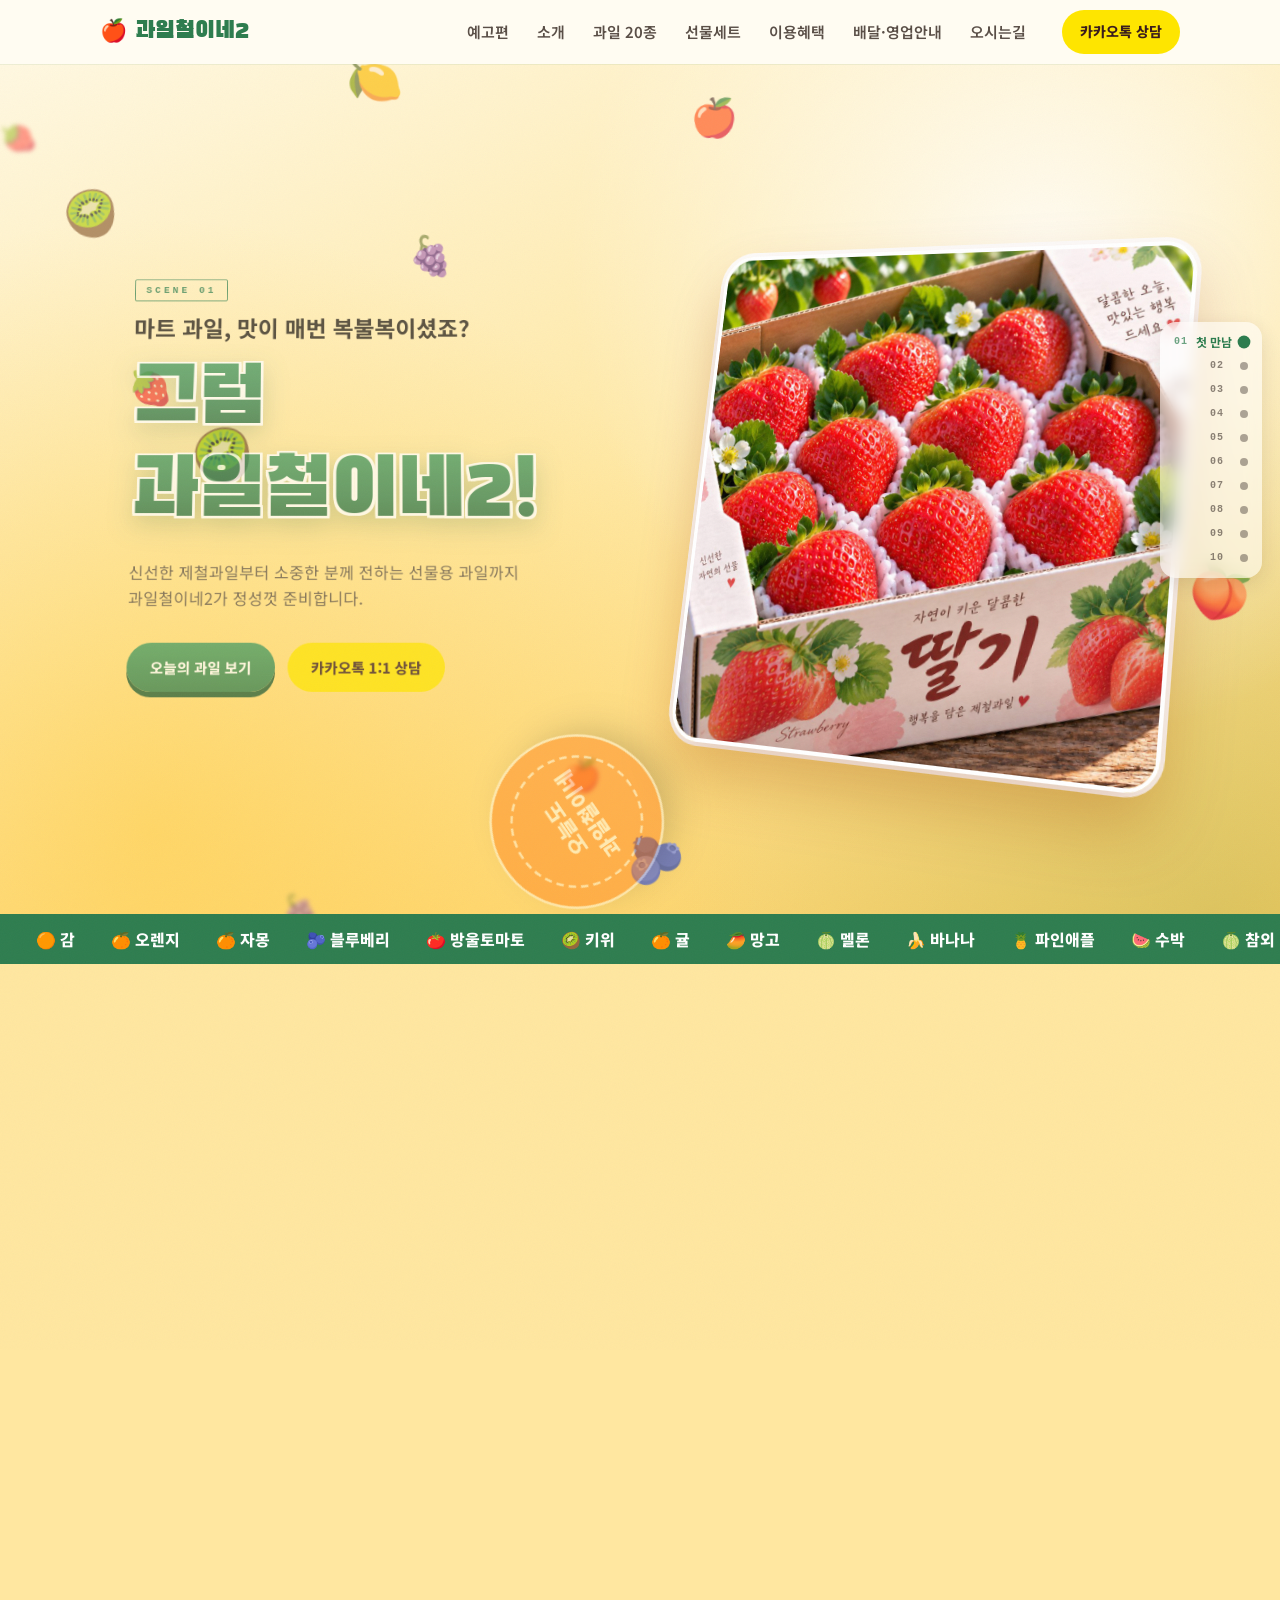
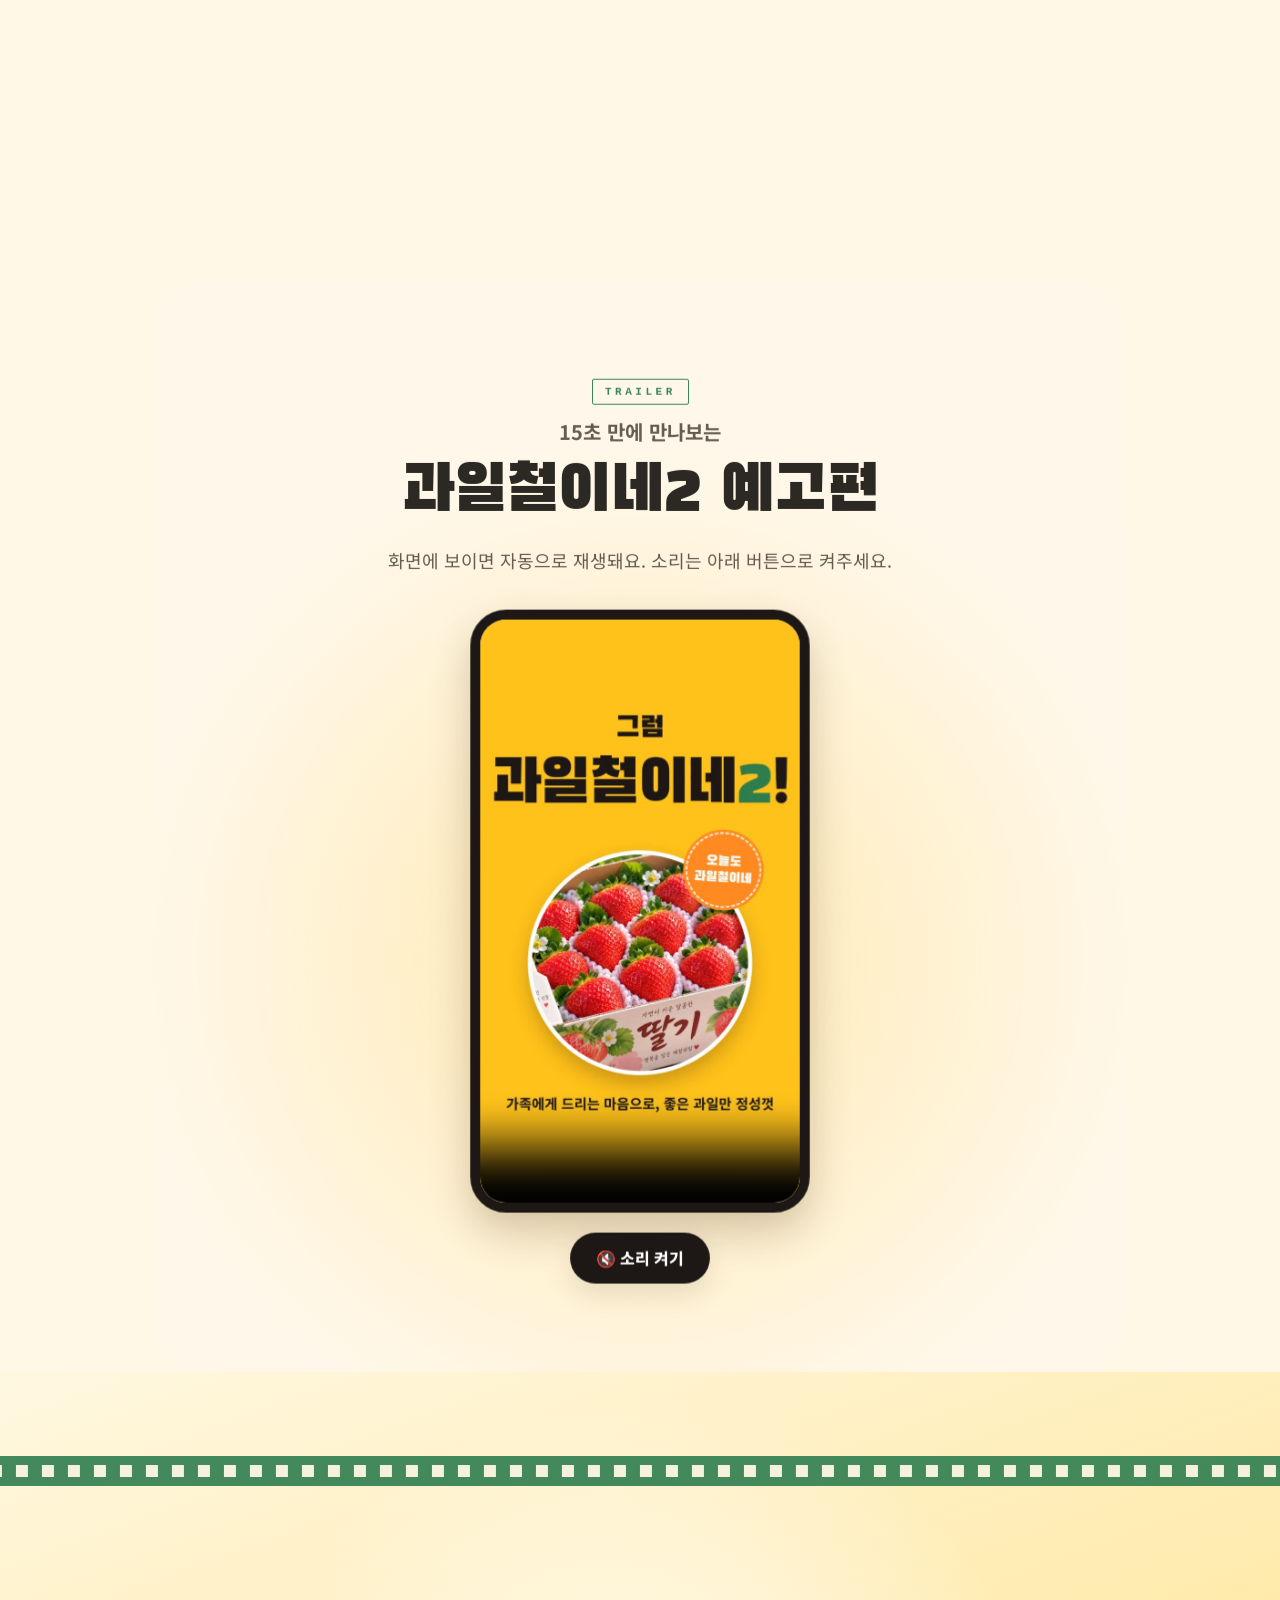
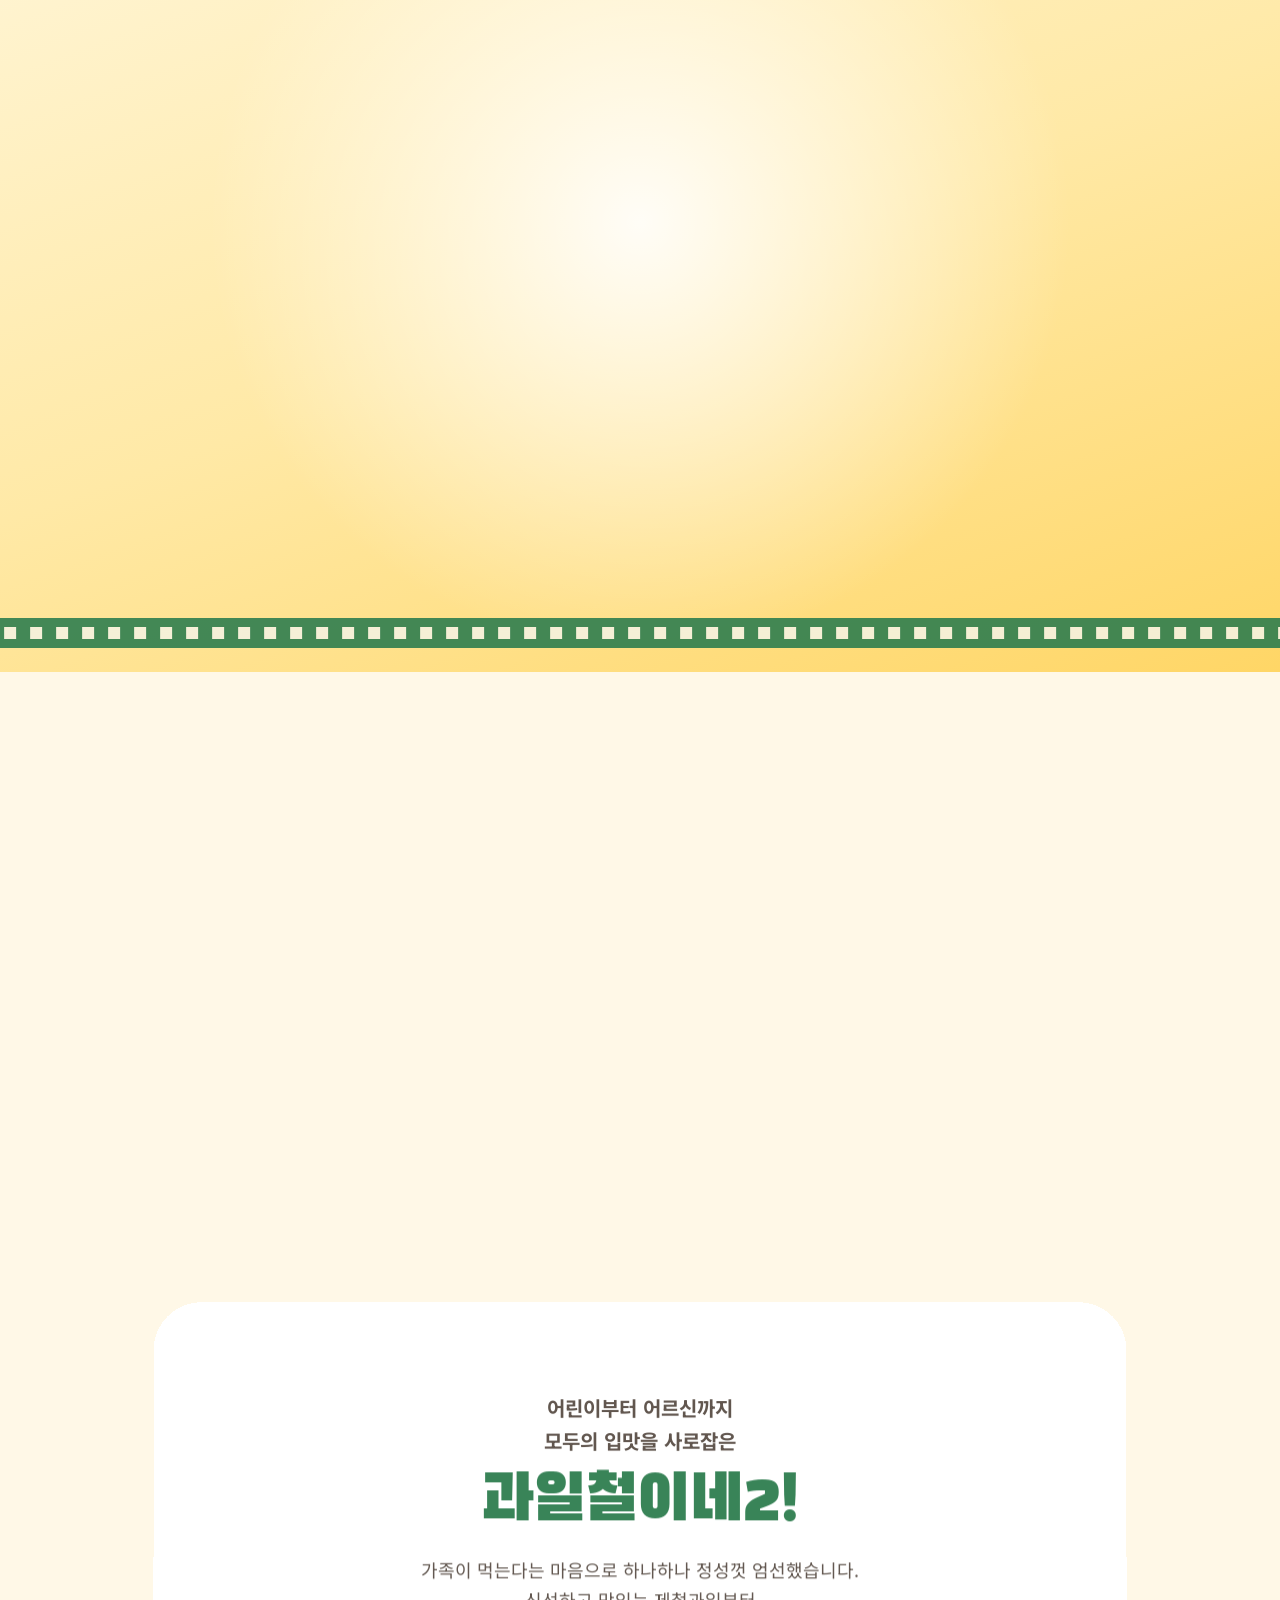
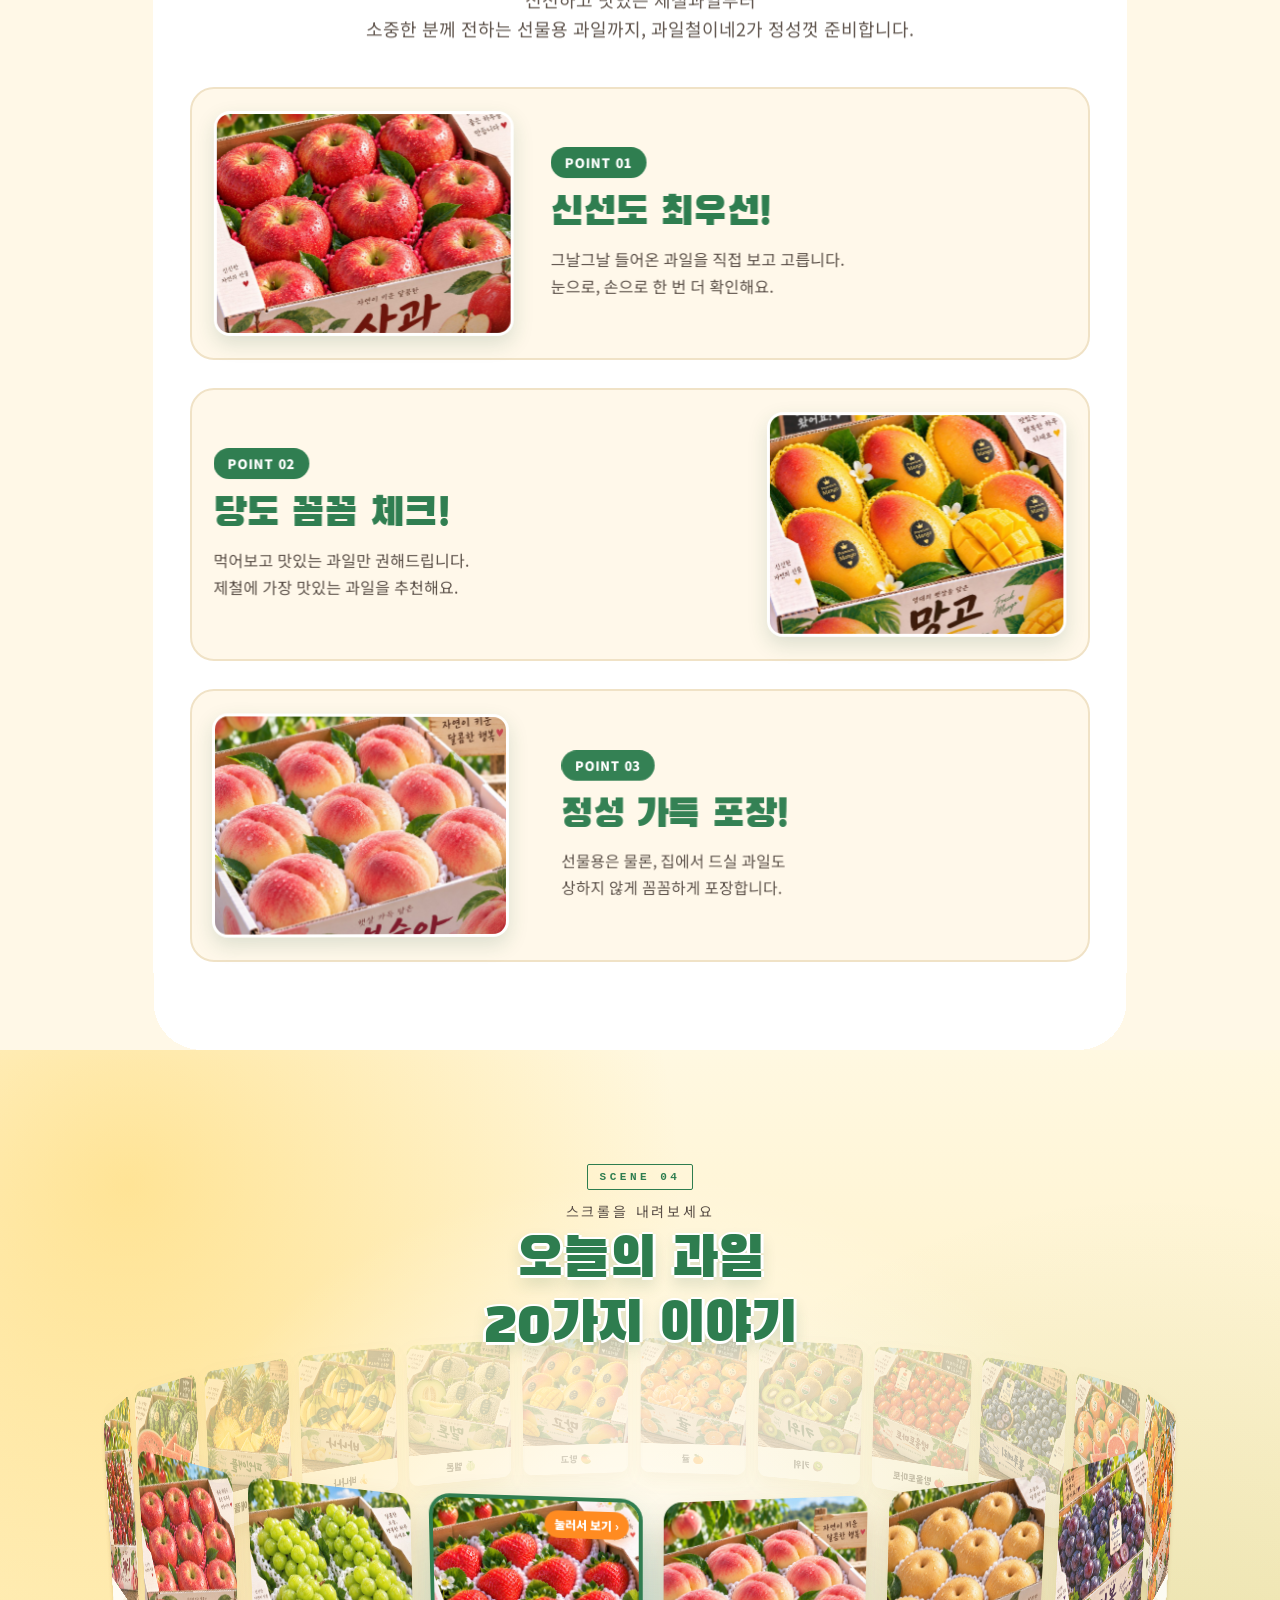
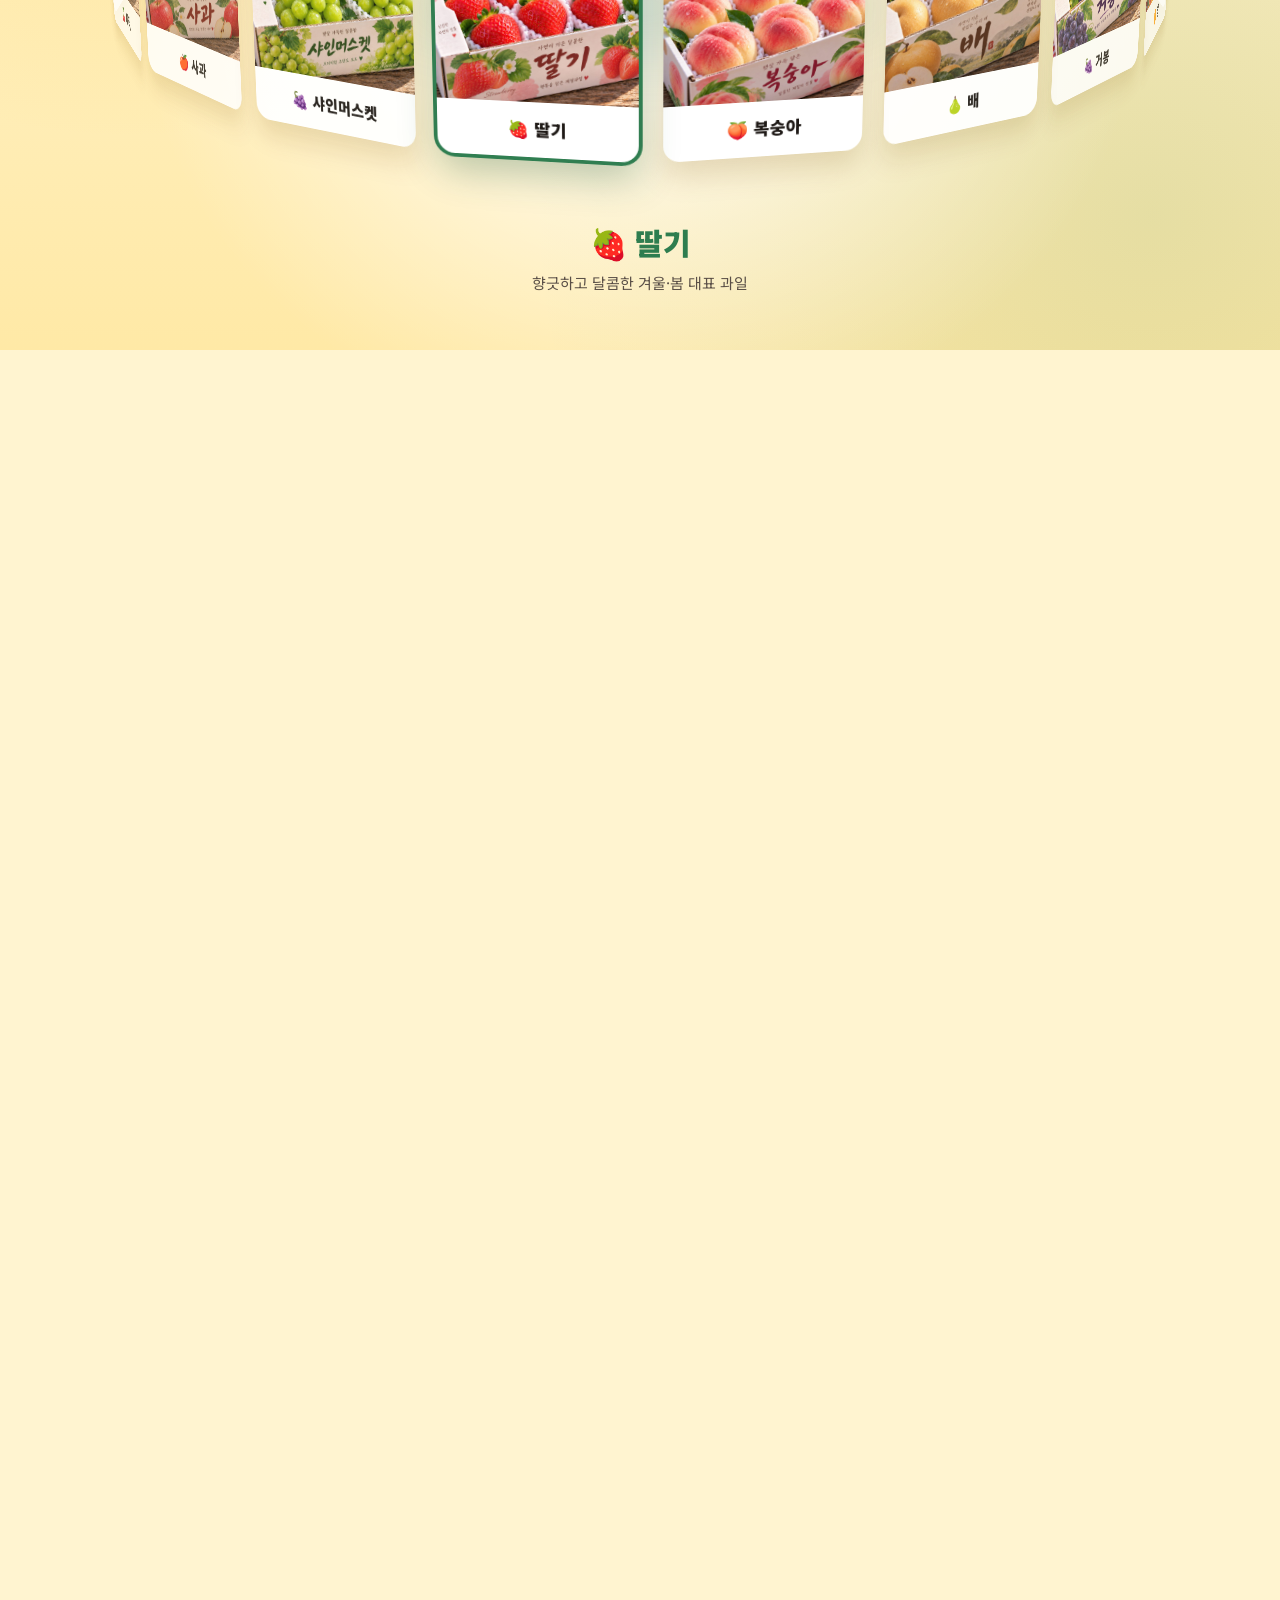
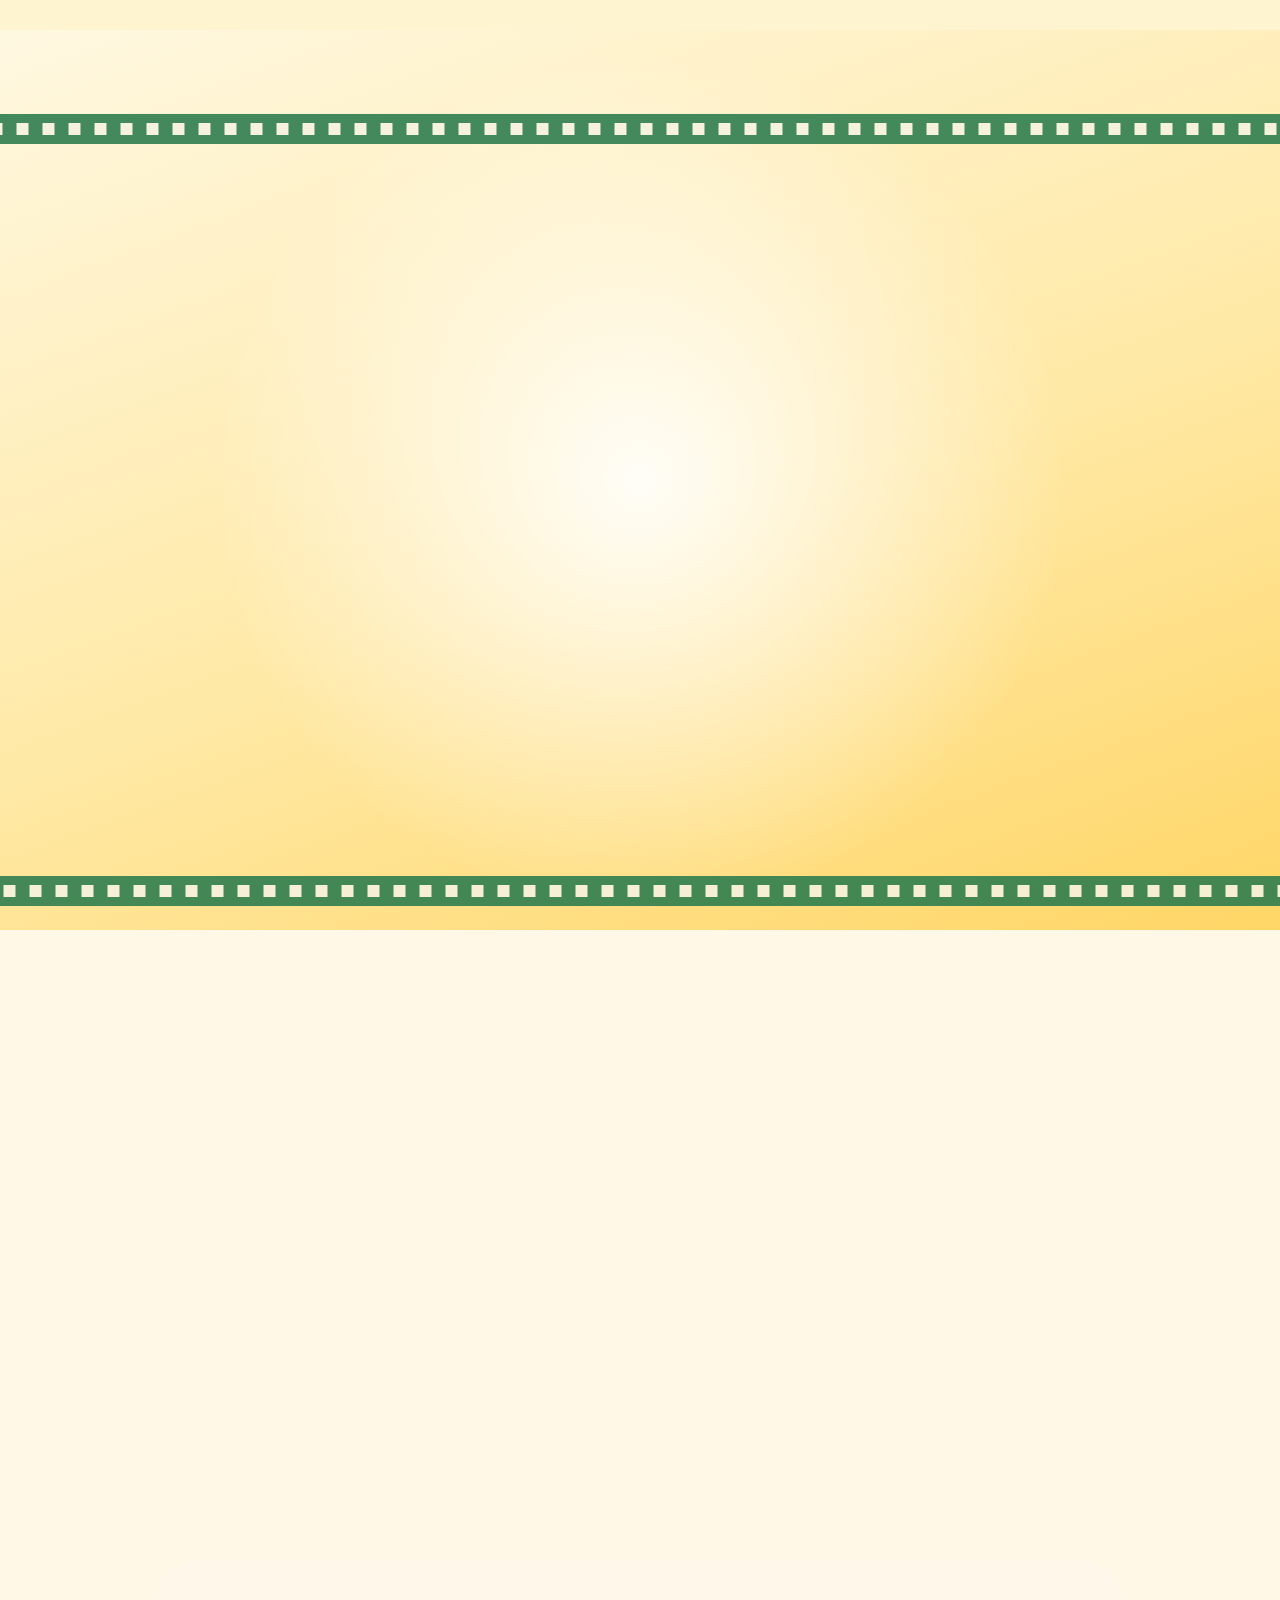
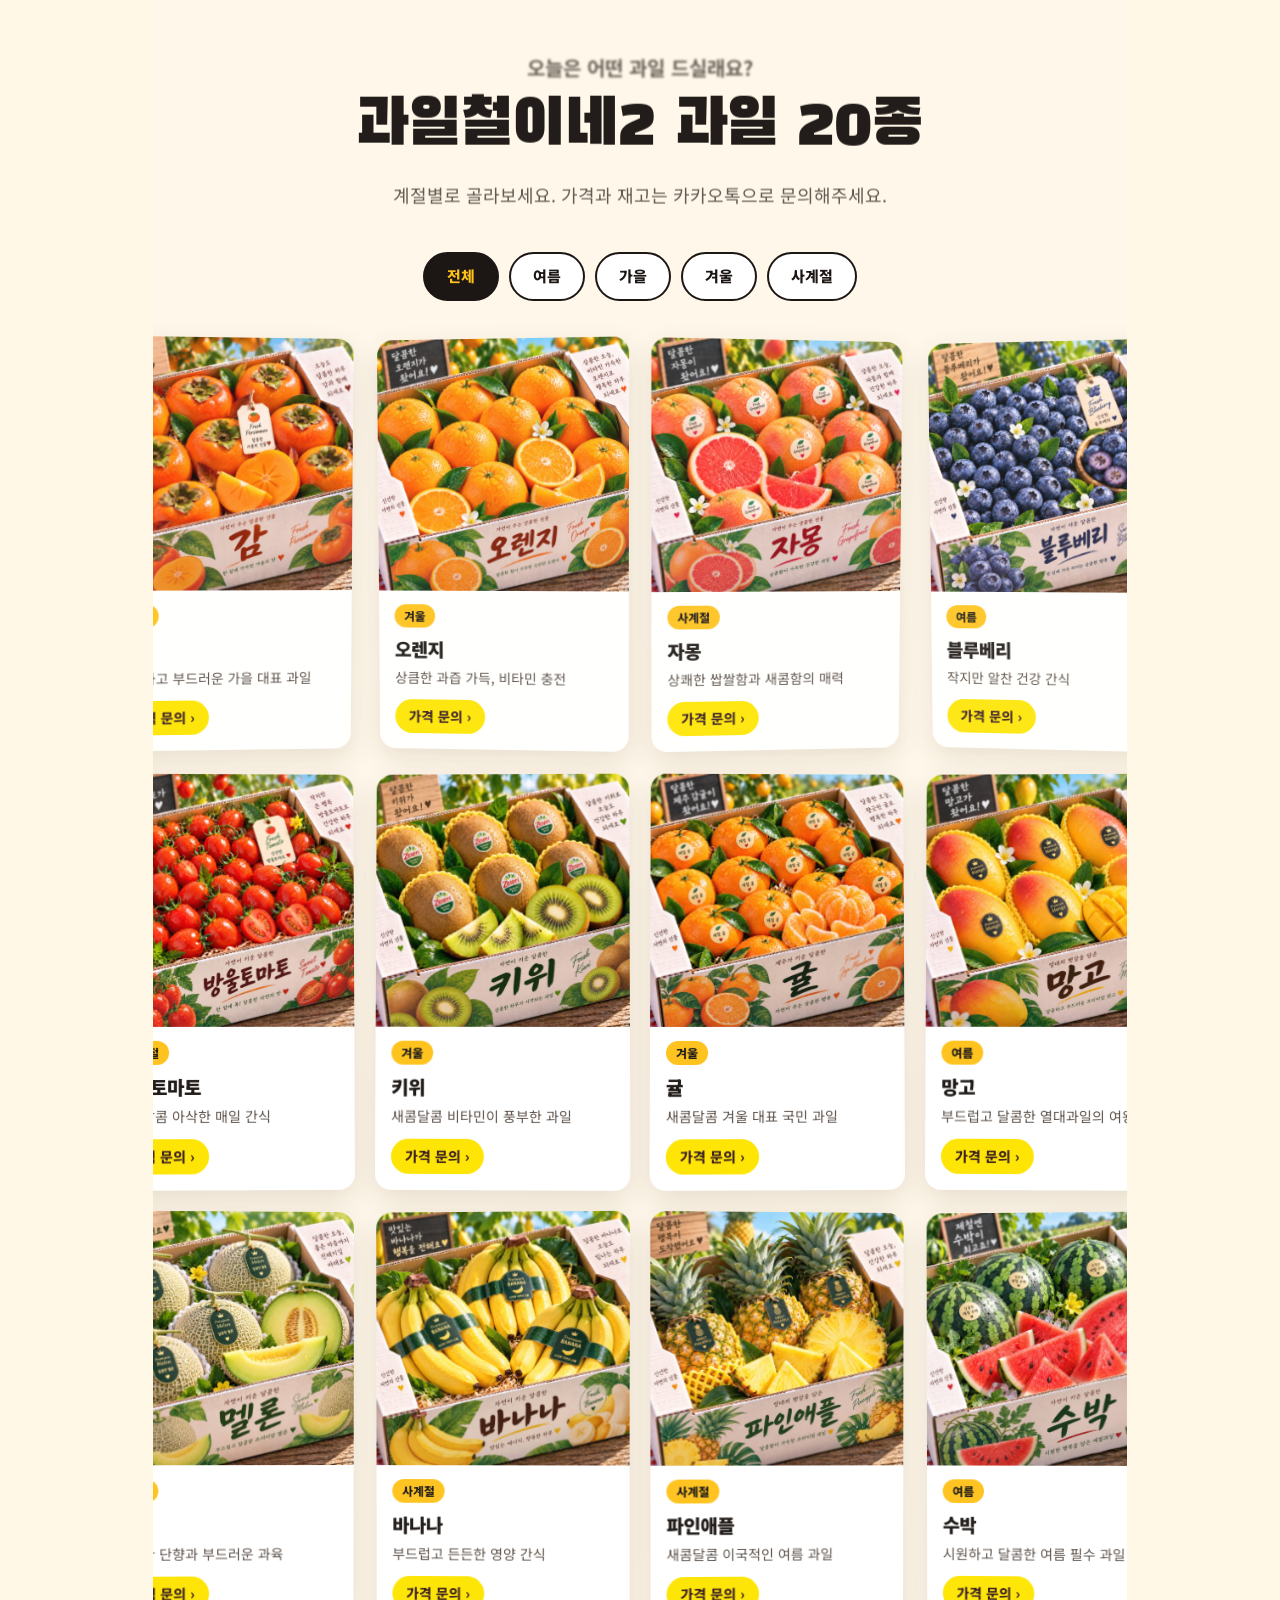
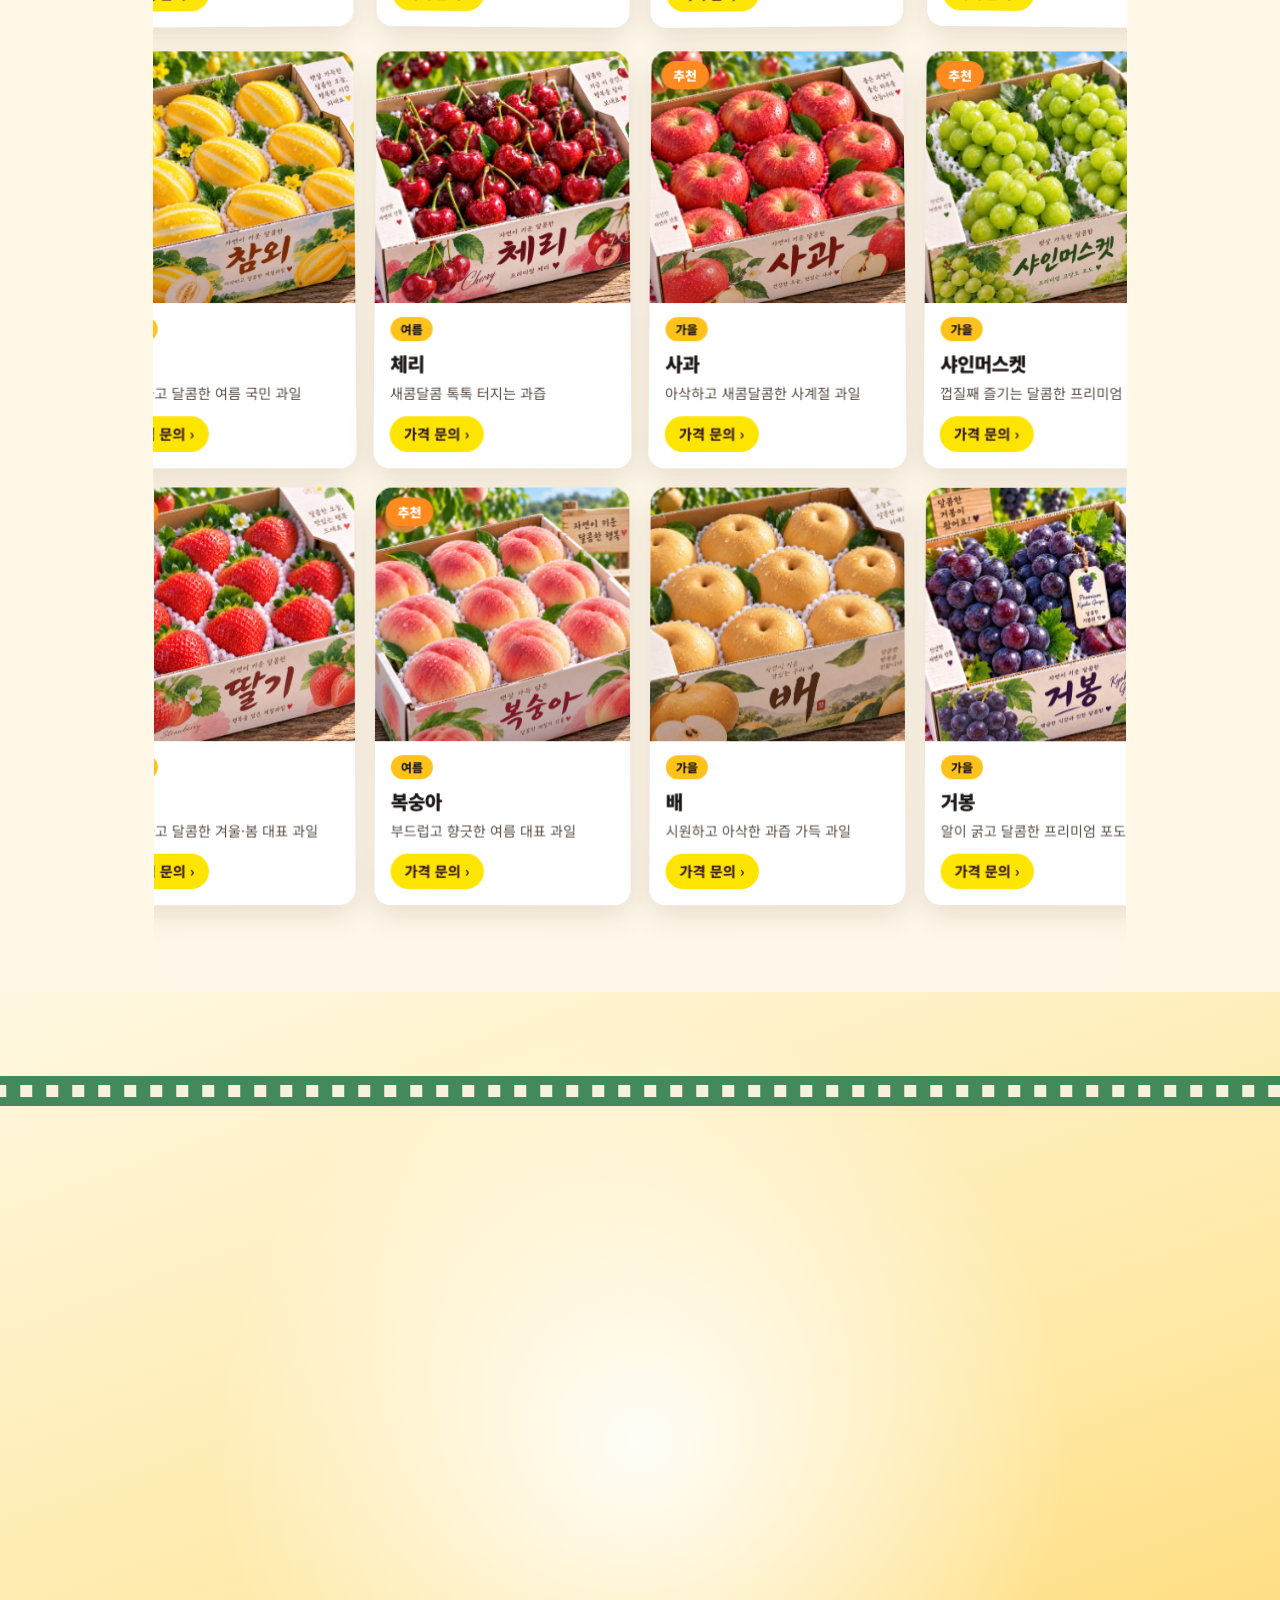
<file: index.html>
<!DOCTYPE html>
<html lang="ko">
<head>
<meta charset="UTF-8" />
<meta name="viewport" content="width=device-width, initial-scale=1.0, viewport-fit=cover" />
<title>과일철이네2 | 신선한 제철과일·선물용 과일</title>
<meta name="description" content="가족에게 드리는 마음으로 좋은 과일만 정성껏 고르는 과일철이네2. 신선한 제철과일, 선물용 과일, 지역 배달을 만나보세요." />
<meta name="theme-color" content="#ffe9a6" />

<!-- Open Graph 기본 메타태그 -->
<meta property="og:type" content="website" />
<meta property="og:title" content="과일철이네2 | 신선한 제철과일·선물용 과일" />
<meta property="og:description" content="가족에게 드리는 마음으로 좋은 과일만 정성껏 고르는 과일철이네2. 신선한 제철과일, 선물용 과일, 지역 배달을 만나보세요." />
<meta property="og:locale" content="ko_KR" />
<meta property="og:image" content="public/images/fruits/17-strawberry.jpg" />

<!-- 파비콘 (사과 이모지, 별도 파일 없이 바로 표시됩니다) -->
<link rel="icon" href="data:image/svg+xml,%3Csvg xmlns='http://www.w3.org/2000/svg' viewBox='0 0 100 100'%3E%3Ctext y='.9em' font-size='90'%3E%F0%9F%8D%8E%3C/text%3E%3C/svg%3E" />

<!-- 글꼴 (인터넷이 안 되면 기본 글꼴로 자동 표시됩니다) -->
<link rel="preconnect" href="https://fonts.googleapis.com" />
<link rel="preconnect" href="https://fonts.gstatic.com" crossorigin />
<link href="https://fonts.googleapis.com/css2?family=Black+Han+Sans&family=Noto+Sans+KR:wght@400;500;700;900&display=swap" rel="stylesheet" />

<!-- 영화 같은 3D 스크롤 효과 켜기 ("동작 줄이기" 설정 기기에서는 자동으로 꺼집니다) -->
<script>
  if (!(window.matchMedia && window.matchMedia("(prefers-reduced-motion: reduce)").matches)) {
    document.documentElement.classList.add("cinema");
  }
</script>
<!-- 디자인을 고친 뒤에는 아래 ?v= 뒤 숫자를 바꾸면 손님 휴대폰에 새 디자인이 바로 보입니다 -->
<link rel="stylesheet" href="css/style.css?v=20261013a" />
<link rel="stylesheet" href="css/cinema.css?v=20261013a" />
</head>
<body>

<!-- 영화 효과: 오프닝 타이틀, 위아래 검은 띠, 필름 질감, 진행바 -->
<div class="film-intro" id="film-intro" aria-hidden="true">
  <p class="film-intro-small">A FRESH FRUIT STORY</p>
  <p class="film-intro-title" data-config="storeName">과일철이네2</p>
</div>
<div class="letterbox letterbox-top" aria-hidden="true"></div>
<div class="letterbox letterbox-bottom" aria-hidden="true"></div>
<div class="film-grain" aria-hidden="true"></div>
<div class="scroll-progress" aria-hidden="true"><span id="scroll-progress-bar"></span></div>
<nav class="scene-nav" id="scene-nav" aria-label="장면 바로가기"></nav>

<!-- ============================================================ -->
<!-- ① 상단 헤더 -->
<!-- ============================================================ -->
<header class="site-header" id="site-header">
  <div class="header-inner">
    <a href="#hero" class="logo"><span class="logo-mark">🍎</span><span data-config="storeName">과일철이네2</span></a>

    <nav class="main-nav" id="main-nav">
      <a href="#trailer" class="nav-link">예고편</a>
      <a href="#about" class="nav-link">소개</a>
      <a href="#showcase" class="nav-link">과일 20종</a>
      <a href="#gift" class="nav-link">선물세트</a>
      <a href="#benefits" class="nav-link">이용혜택</a>
      <a href="#info" class="nav-link">배달·영업안내</a>
      <a href="#visit" class="nav-link">오시는길</a>
    </nav>

    <a href="#" class="btn btn-kakao btn-header-kakao">카카오톡 상담</a>

    <button class="menu-toggle" id="menu-toggle" aria-label="메뉴 열기" aria-expanded="false">
      <span></span><span></span><span></span>
    </button>
  </div>
</header>

<main>

<!-- ============================================================ -->
<!-- ② 히어로 (검정 배경) -->
<!-- ============================================================ -->
<section class="hero scene-pin" id="hero" data-scene="hero" data-chapter="첫 만남">
  <div class="scene-stage hero-stage">
    <div class="hero-particles" id="hero-particles" aria-hidden="true"></div>

    <div class="wrap hero-inner">
      <div class="hero-text" id="hero-text">
        <span class="scene-no">SCENE 01</span>
        <p class="hero-question" data-config="hero.question">마트 과일, 맛이 매번 복불복이셨죠?</p>
        <h1 class="hero-headline display" data-config="hero.headline">그럼 과일철이네2!</h1>
        <p class="hero-sub" data-config-nl="hero.subCopy">신선한 제철과일부터 소중한 분께 전하는 선물용 과일까지<br />과일철이네2가 정성껏 준비합니다.</p>
        <div class="hero-buttons">
          <a href="#products" class="btn btn-primary">오늘의 과일 보기</a>
          <a href="#" class="btn btn-kakao">카카오톡 1:1 상담</a>
        </div>
      </div>

      <div class="hero-visual" id="hero-visual">
        <div class="hero-photo" id="hero-photo">
          <img data-config-img="hero.image" src="public/images/fruits/17-strawberry.jpg" alt="과일철이네2 딸기 선물세트" />
        </div>
        <div class="stamp" id="hero-stamp" data-config-nl="hero.stamp">오늘도<br />과일철이네</div>
      </div>
    </div>

    <p class="hero-caption display" id="hero-caption" data-config-nl="hero.caption">진짜 맛있는 과일은,<br />고르는 사람이 다릅니다.</p>

    <div class="scroll-cue" id="scroll-cue" aria-hidden="true"><span></span>SCROLL</div>

    <div class="hero-ticker" aria-hidden="true">
      <div class="ticker-track" id="ticker-track"></div>
    </div>
  </div>
</section>

<!-- ============================================================ -->
<!-- ③ 노란 띠 - 질문 & 큰 제목 -->
<!-- ============================================================ -->
<section class="hook stage3d" id="hook" data-transition="iris" data-chapter="질문">
  <div class="wrap hook-inner">
    <span class="scene-no dark" data-3d="rise">SCENE 02</span>
    <p class="hook-question" data-3d="rise" data-config-nl="hook.question">가족과 함께 먹을 과일,<br />아무거나 고르진 않으셨나요?</p>
    <div class="hook-circle" data-3d="coin">
      <img data-config-img="hook.image" src="public/images/fruits/16-shine-muscat.jpg" alt="과일철이네2 샤인머스켓" loading="lazy" />
    </div>
    <p class="hook-small" data-3d="rise" data-config="hook.smallCopy">아이부터 어르신까지, 온 가족이 만족하는</p>
    <h2 class="hook-big display outline" data-3d="standup" data-config="hook.bigCopy">과일철이네2 제철과일!</h2>
  </div>
</section>

<!-- ============================================================ -->
<!-- ③-1 15초 홍보 영상 (예고편) -->
<!-- ============================================================ -->
<section class="section trailer stage3d" id="trailer" data-transition="frame">
  <div class="wrap trailer-inner">
    <div class="section-head trailer-head">
      <span class="scene-no" data-3d="subtitle" data-i="0">TRAILER</span>
      <p class="eyebrow" data-3d="subtitle" data-i="1" data-config-nl="trailer.smallCopy">15초 만에 만나보는</p>
      <h2 class="section-title display" data-3d="subtitle" data-i="2" data-config-nl="trailer.title">과일철이네2 예고편</h2>
      <p class="section-desc" data-3d="subtitle" data-i="3" data-config-nl="trailer.desc"></p>
    </div>
    <div class="trailer-phone" data-3d="zoom">
      <video
        class="trailer-video"
        id="trailer-video"
        src="public/video/promo-15s.mp4"
        poster="public/video/promo-15s-poster.jpg"
        muted
        loop
        playsinline
        controls
        preload="none"
        aria-label="과일철이네2 15초 홍보 영상"
      ></video>
      <button class="trailer-sound" id="trailer-sound" type="button" aria-pressed="false">🔇 소리 켜기</button>
    </div>
  </div>
</section>

<!-- ============================================================ -->
<!-- ④ 소개 + POINT 3가지 (흰 배경) -->
<!-- ============================================================ -->
<section class="section about stage3d" id="about" data-transition="frame" data-chapter="약속">
  <div class="wrap">
    <div class="section-head">
      <span class="scene-no" data-3d="subtitle" data-i="0">SCENE 03</span>
      <p class="eyebrow" data-3d="subtitle" data-i="1" data-config-nl="about.smallCopy">어린이부터 어르신까지<br />모두의 입맛을 사로잡은</p>
      <h2 class="section-title display red" data-3d="subtitle" data-i="2" data-config="about.title">과일철이네2!</h2>
      <p class="section-desc" data-3d="subtitle" data-i="3" data-config-nl="about.body"></p>
    </div>

    <div class="points" id="points">
      <!-- JS가 config.about.points 값으로 자동 채웁니다 -->
    </div>
  </div>
</section>

<!-- ============================================================ -->
<!-- ④-1 3D 회전 과일 쇼케이스 (스크롤하면 원형으로 돌아갑니다) -->
<!-- ============================================================ -->
<section class="showcase scene-pin" id="showcase" data-scene="ring" data-chapter="과일 20종">
  <div class="scene-stage showcase-stage">
    <div class="showcase-glow" aria-hidden="true"></div>
    <div class="ring-viewport">
      <div class="ring" id="ring">
        <!-- JS가 config.fruits 값으로 20개 카드를 원형으로 배치합니다 -->
      </div>
    </div>
    <div class="showcase-center">
      <span class="scene-no">SCENE 04</span>
      <p class="showcase-small" data-config="showcase.smallCopy">스크롤을 내려보세요</p>
      <h2 class="showcase-title display" data-config-nl="showcase.title">오늘의 과일<br />20가지 이야기</h2>
    </div>
    <p class="showcase-now" id="showcase-now"></p>
  </div>
</section>

<!-- ============================================================ -->
<!-- ⑤ 과일 상품 20종 -->
<!-- ============================================================ -->
<section class="section products stage3d" id="products" data-transition="frame" data-chapter="골라보기">
  <div class="wrap">
    <div class="section-head">
      <span class="scene-no" data-3d="subtitle" data-i="0">SCENE 05</span>
      <p class="eyebrow" data-3d="subtitle" data-i="1" data-config="products.smallCopy">오늘은 어떤 과일 드실래요?</p>
      <h2 class="section-title display" data-3d="subtitle" data-i="2" data-config="products.title">과일철이네2 과일 20종</h2>
      <p class="section-desc" data-3d="subtitle" data-i="3" data-config="products.subtitle"></p>
    </div>

    <div class="season-tabs" id="season-tabs" role="tablist" aria-label="계절별 과일 보기">
      <!-- JS가 계절 탭을 자동으로 만듭니다 -->
    </div>

    <div class="fruit-grid" id="fruit-grid">
      <!-- JS가 config.fruits(20개) 값으로 자동 채웁니다 -->
    </div>
  </div>
</section>

<!-- ============================================================ -->
<!-- ⑥ 선물용 과일 -->
<!-- ============================================================ -->
<section class="section gift stage3d" id="gift" data-transition="wipe" data-chapter="선물">
  <div class="wrap">
    <div class="section-head">
      <span class="scene-no" data-3d="subtitle" data-i="0">SCENE 06</span>
      <p class="eyebrow" data-3d="subtitle" data-i="1" data-config="gift.smallCopy">소중한 마음까지 함께 전합니다</p>
      <h2 class="section-title display red" data-3d="subtitle" data-i="2" data-config="gift.title">선물용 과일세트</h2>
      <p class="section-desc" data-3d="subtitle" data-i="3" data-config-nl="gift.body"></p>
    </div>

    <div class="gift-cards" id="gift-cards">
      <!-- JS가 config.gift.cards 값으로 자동 채웁니다 -->
    </div>

    <div class="section-cta" data-3d="rise">
      <a href="#" class="btn btn-kakao btn-large">카카오톡으로 선물 상담하기</a>
    </div>
  </div>
</section>

<!-- ============================================================ -->
<!-- ⑦ 이런 분들께 추천해요 (주황 배경 말풍선) -->
<!-- ============================================================ -->
<section class="section recommend stage3d" id="recommend" data-transition="iris" data-chapter="추천">
  <div class="wrap">
    <div class="section-head">
      <span class="scene-no dark" data-3d="subtitle" data-i="0">SCENE 07</span>
      <p class="eyebrow dark" data-3d="subtitle" data-i="1" data-config="recommend.smallCopy">이럴 때 과일철이네2를 찾아주세요</p>
      <h2 class="section-title display outline" data-3d="subtitle" data-i="2" data-config="recommend.title">이런 분들께 추천해요</h2>
    </div>
    <div class="bubbles" id="bubbles">
      <!-- JS가 config.recommend.items 값으로 자동 채웁니다 -->
    </div>
  </div>
</section>

<!-- ============================================================ -->
<!-- ⑧ 이용 혜택 (쿠폰) -->
<!-- ============================================================ -->
<section class="section benefits stage3d" id="benefits" data-transition="wipe" data-chapter="혜택">
  <div class="wrap">
    <div class="section-head">
      <span class="scene-no dark" data-3d="subtitle" data-i="0">SCENE 08</span>
      <p class="eyebrow dark" data-3d="subtitle" data-i="1" data-config="benefits.smallCopy">과일철이네2에서만 누리는</p>
      <h2 class="section-title display outline tilt" data-3d="subtitle" data-i="2" data-config="benefits.title">이용 혜택</h2>
    </div>
    <div class="coupons" id="coupons">
      <!-- JS가 config.benefits.items 값으로 자동 채웁니다 -->
    </div>
  </div>
</section>

<!-- ============================================================ -->
<!-- ⑨ 배달 / 영업 안내 -->
<!-- ============================================================ -->
<section class="section info stage3d" id="info" data-transition="frame" data-chapter="안내">
  <div class="wrap">
    <div class="info-grid">
      <div class="info-box" id="delivery" data-3d="rise" data-i="0">
        <span class="info-badge">DELIVERY</span>
        <h3 class="info-title" data-config="delivery.title">신선한 과일, 편하게 받아보세요</h3>
        <dl class="info-list">
          <div><dt>배달시간</dt><dd data-config="delivery.time">08:00 ~ 18:30</dd></div>
          <div><dt>배달지역</dt><dd id="delivery-areas">성남 구시가지 / 위례 / 야탑</dd></div>
          <div><dt>최소주문</dt><dd data-config="delivery.minOrder">20,000원 이상</dd></div>
        </dl>
        <p class="info-note" data-config-nl="delivery.note"></p>
        <a href="#" class="btn btn-kakao">카카오톡으로 배달 문의</a>
      </div>

      <div class="info-box" id="hours" data-3d="rise" data-i="1">
        <span class="info-badge">OPEN</span>
        <h3 class="info-title" data-config="hours.title">과일철이네2 영업안내</h3>
        <dl class="info-list">
          <div><dt>영업시간</dt><dd data-config="hours.openTime">08:00 ~ 19:00</dd></div>
          <div><dt>정기휴무</dt><dd data-config="hours.closedDay">매월 둘째·넷째 일요일</dd></div>
          <div><dt>배달시간</dt><dd data-config="hours.deliveryTime">08:00 ~ 18:30</dd></div>
        </dl>
      </div>

      <div class="info-box" id="visit" data-3d="rise" data-i="2">
        <span class="info-badge">VISIT</span>
        <h3 class="info-title">매장 방문 안내</h3>
        <dl class="info-list">
          <div><dt>주소</dt><dd id="visit-address">주소 준비중입니다. 카카오톡으로 문의해주세요.</dd></div>
          <div id="visit-phone-row" hidden><dt>전화</dt><dd><a id="visit-phone" href="#"></a></dd></div>
        </dl>
        <a href="#" class="btn btn-naver">네이버 지도에서 위치 보기</a>
      </div>
    </div>
  </div>
</section>

<!-- ============================================================ -->
<!-- ⑩ 엔딩: 마지막 장면 → 엔딩 크레딧 → THE END -->
<!-- ============================================================ -->
<section class="finale scene-pin" id="contact" data-chapter="엔딩" data-scene="finale">
  <div class="scene-stage finale-stage">
    <div class="finale-bg" id="finale-bg" aria-hidden="true">
      <img data-config-img="finale.image" src="public/images/fruits/12-watermelon.jpg" alt="" loading="lazy" />
    </div>

    <div class="wrap finale-inner" id="finale-title">
      <span class="scene-no">FINAL SCENE</span>
      <p class="finale-small" data-config="finale.smallCopy">오늘 저녁 식탁에, 소중한 분께 드릴 선물로</p>
      <h2 class="finale-big display" data-config-nl="finale.bigCopy">지금 바로<br />과일철이네2를 만나보세요!</h2>
      <div class="contact-buttons">
        <a href="#" class="btn btn-kakao btn-large">카카오톡 1:1 상담</a>
        <a href="#" class="btn btn-naver btn-large">네이버 지도로 오시는 길</a>
      </div>
    </div>

    <!-- 엔딩 크레딧 (config.finale.credits + 매장 정보로 자동 작성) -->
    <div class="credits-window" id="credits-window">
      <div class="credits" id="credits">
        <p class="credits-head">CREDITS</p>
        <p class="credits-title display" data-config="storeName">과일철이네2</p>
        <dl class="credits-list" id="credits-list"></dl>
      </div>
    </div>

    <div class="the-end" id="the-end">
      <p class="the-end-small">THE END</p>
      <p class="the-end-big display" data-config="finale.theEnd">과일철이네2에서 만나요!</p>
      <div class="contact-buttons">
        <a href="#" class="btn btn-kakao btn-large">카카오톡 1:1 상담</a>
        <a href="#" class="btn btn-naver btn-large">오시는 길</a>
        <a href="#" class="btn btn-tel btn-large" id="the-end-tel" hidden>전화하기</a>
      </div>
    </div>
  </div>
</section>

</main>

<!-- ============================================================ -->
<!-- ⑪ 하단 Footer -->
<!-- ============================================================ -->
<footer class="site-footer">
  <div class="wrap footer-inner">
    <p class="footer-store-name display" data-config="storeName">과일철이네2</p>
    <p class="footer-copy" data-config-nl="mainCopy">가족에게 드리는 마음으로, 좋은 과일만 정성껏</p>
    <nav class="footer-links">
      <a href="#about">소개</a>
      <a href="#products">과일 20종</a>
      <a href="#gift">선물세트</a>
      <a href="#benefits">이용혜택</a>
      <a href="#info">배달·영업안내</a>
      <a href="#visit">오시는길</a>
    </nav>
    <p class="footer-info">
      <span id="footer-address-row" hidden>주소 <span id="footer-address"></span></span>
      <span id="footer-phone-row" hidden>전화 <a id="footer-phone" href="#"></a></span>
      <span id="footer-owner-row" hidden>대표 <span id="footer-owner"></span></span>
      <span id="footer-biz-row" hidden>사업자등록번호 <span id="footer-biz"></span></span>
    </p>
    <p class="footer-bottom">© <span id="footer-year">2026</span> <span data-config="storeName">과일철이네2</span>. All rights reserved.</p>
  </div>
</footer>

<!-- 모바일 하단 고정 상담바 -->
<div class="mobile-fixed-bar" id="mobile-fixed-bar">
  <a href="#" class="mobile-bar-btn btn-kakao">카카오톡 상담</a>
  <a href="#" class="mobile-bar-btn btn-naver">오시는 길</a>
</div>

<script src="config/site-config.js?v=20261013a"></script>
<script src="js/main.js?v=20261013a"></script>
<script src="js/cinema.js?v=20261013a"></script>
</body>
</html>
</file>
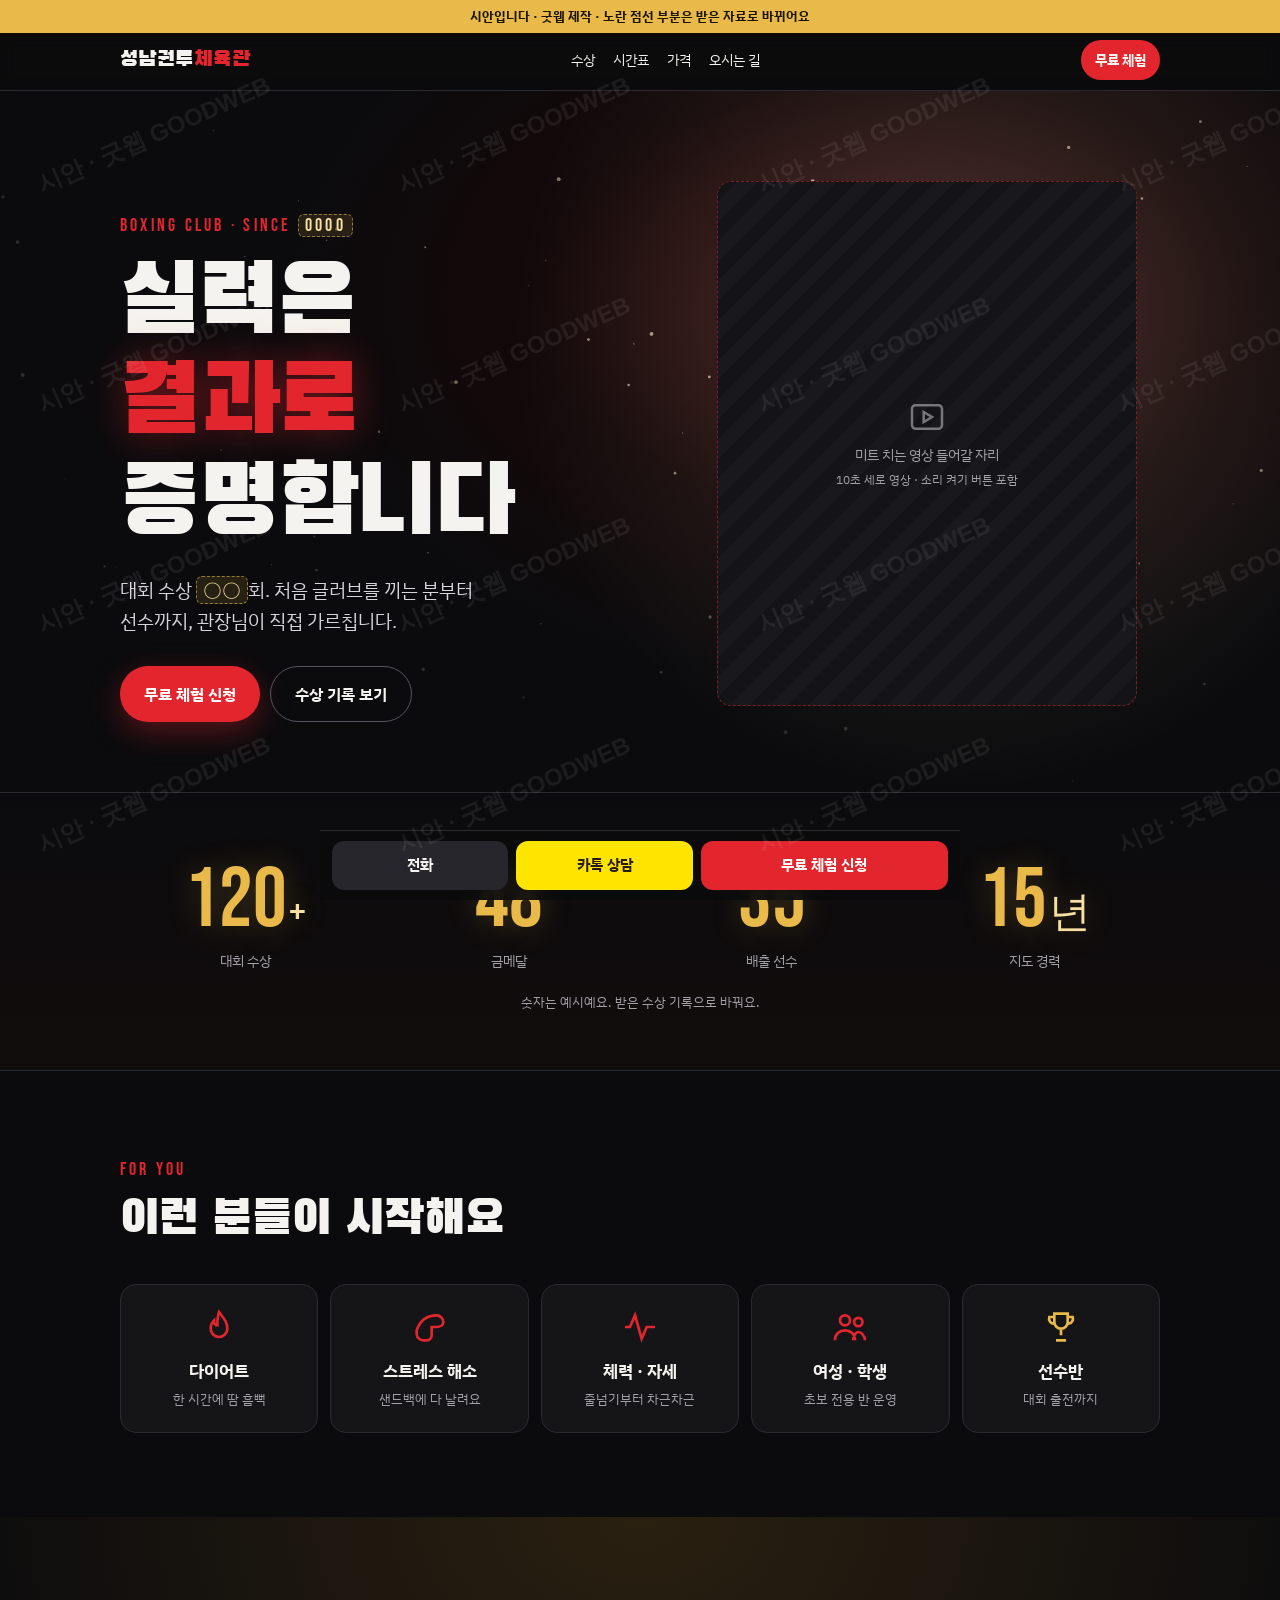
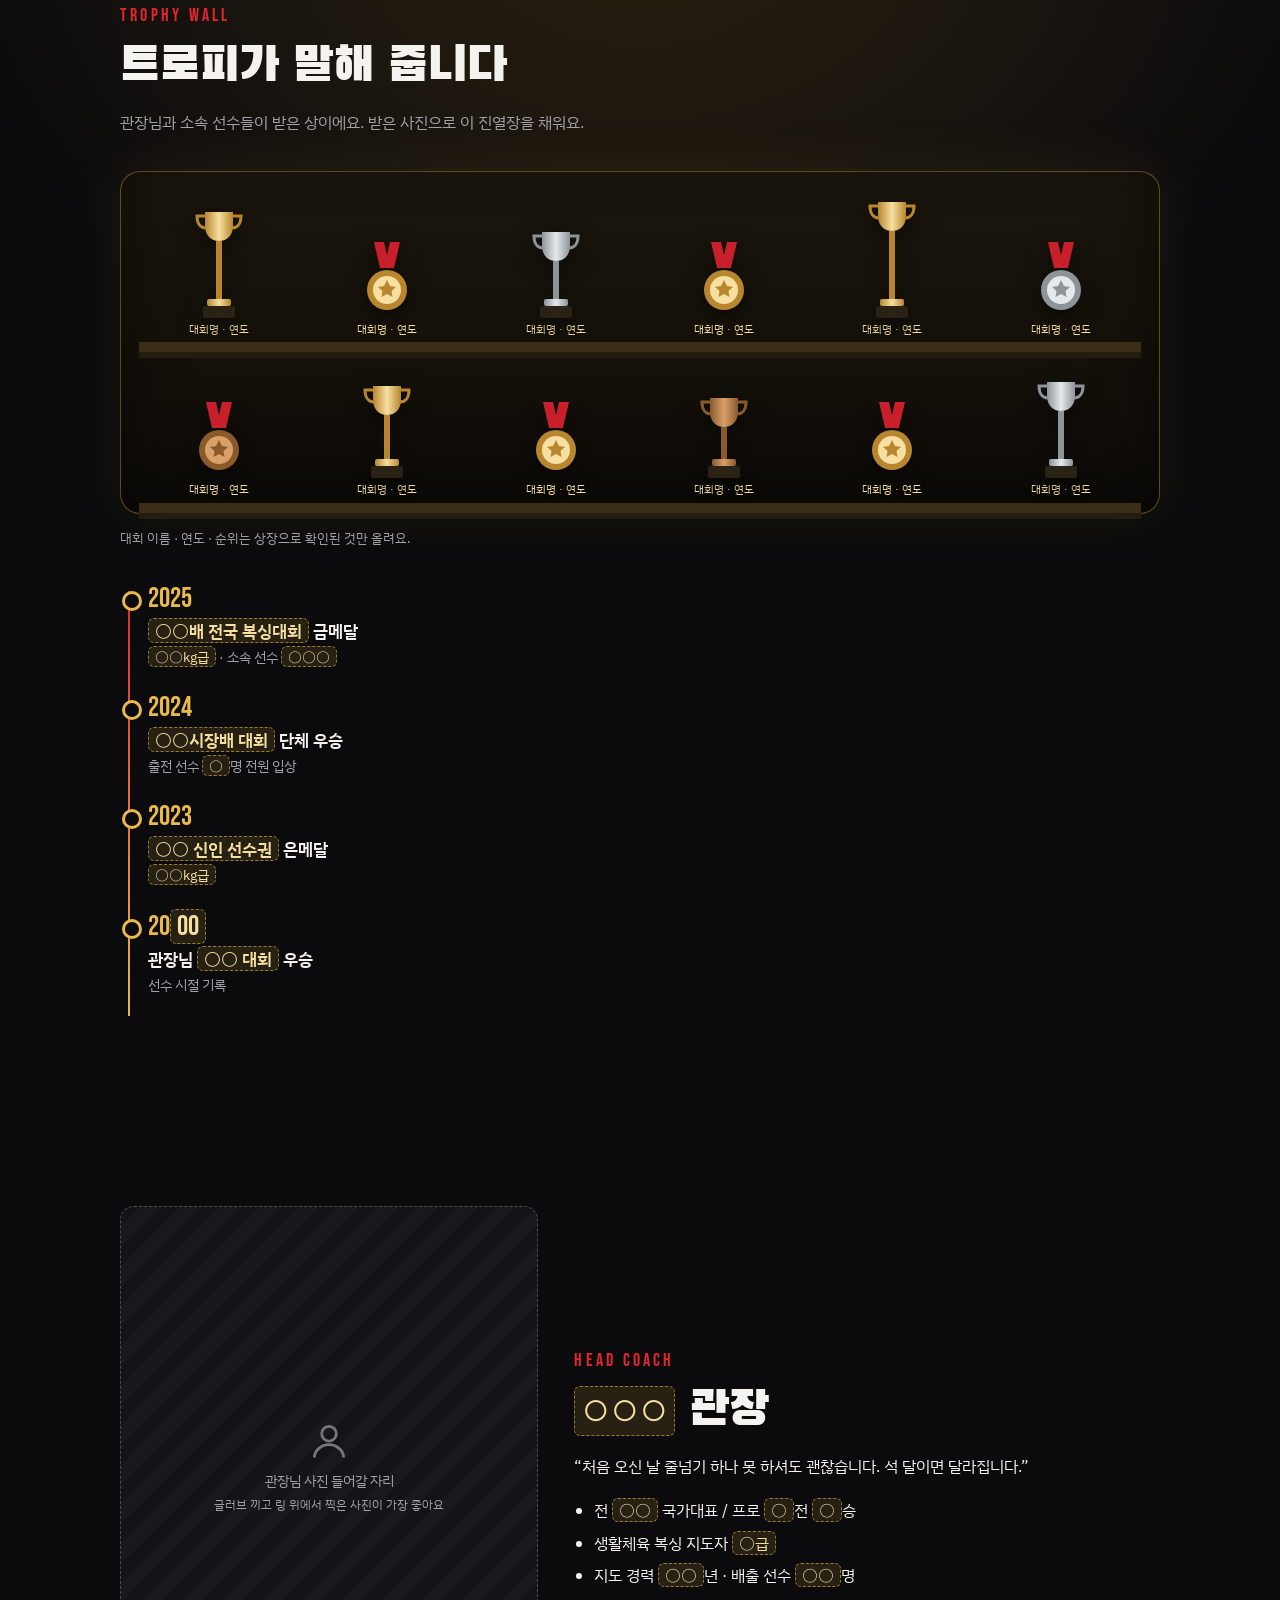
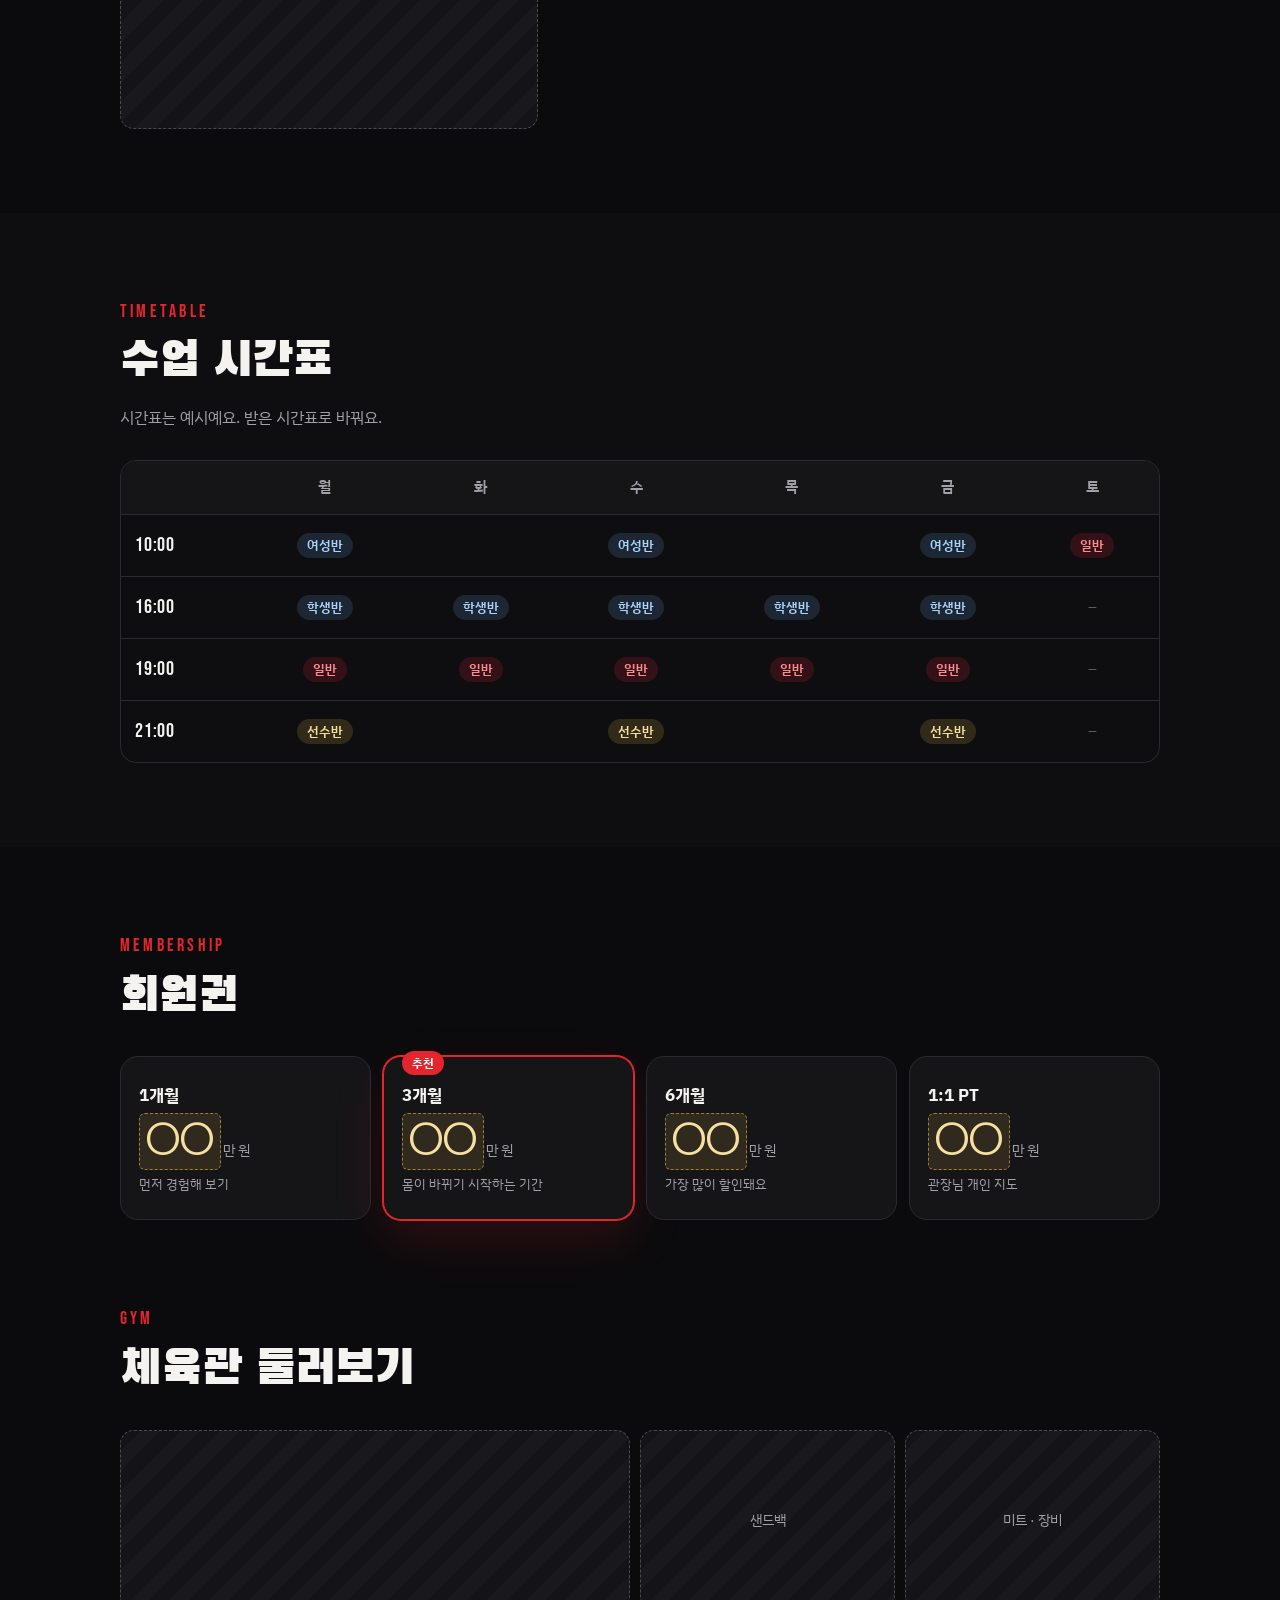
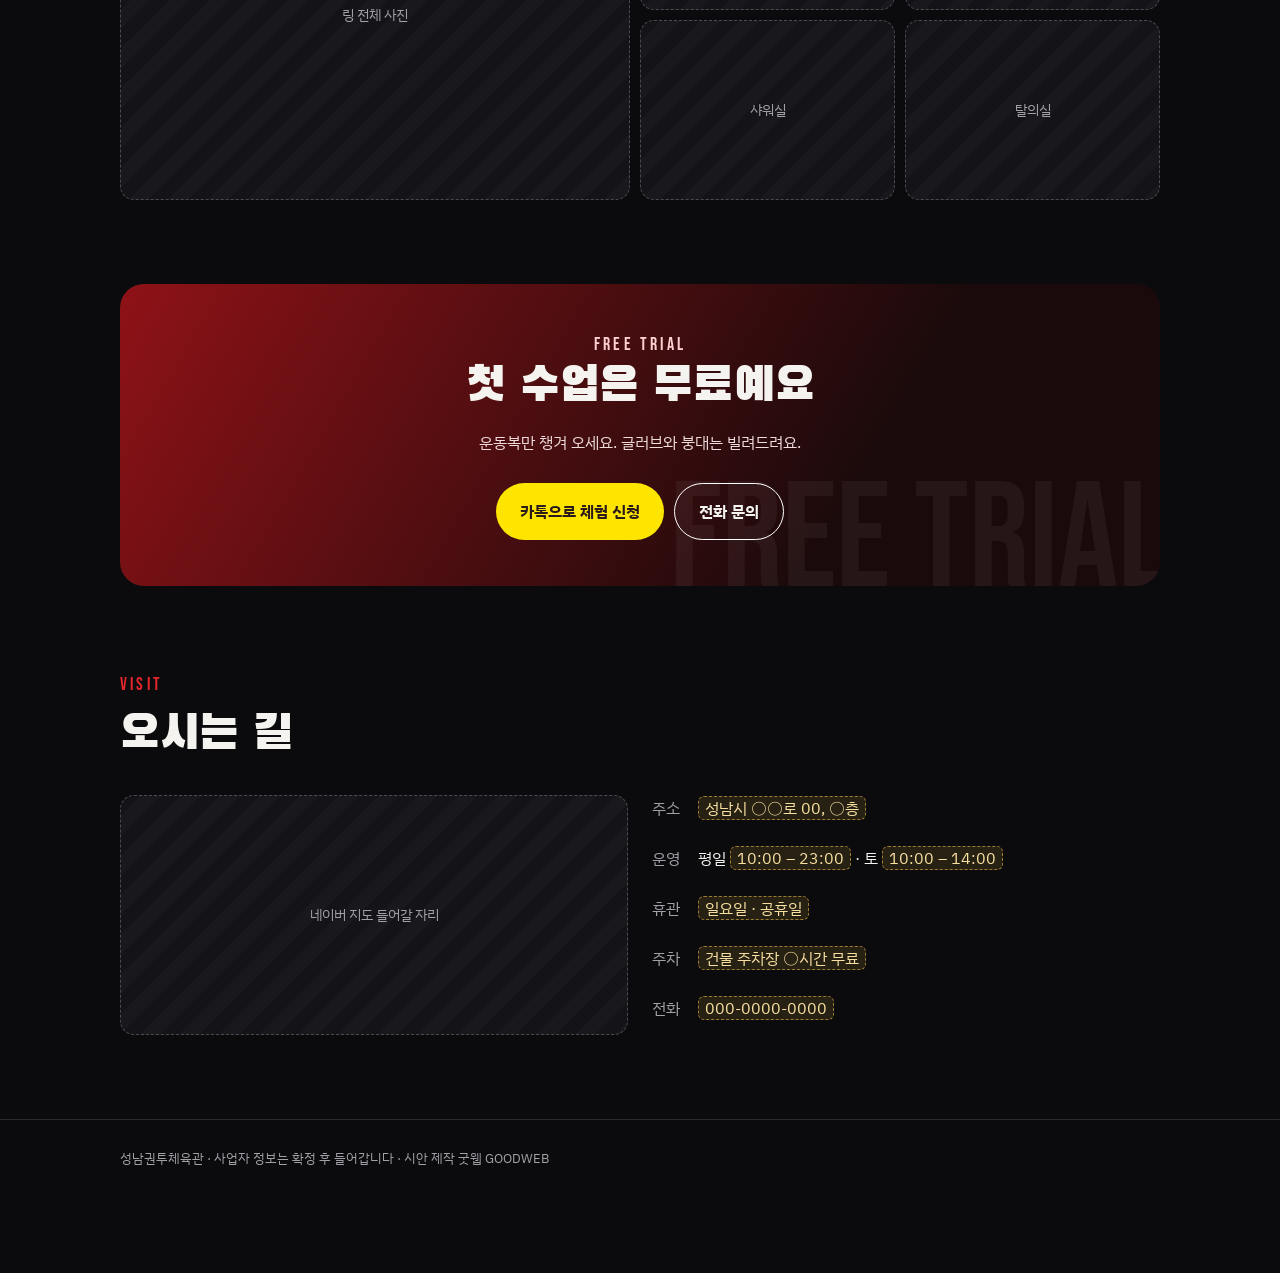
<file: okdigitalssem/boxing/index.html>
<!doctype html><html lang="ko"><head><meta charset="utf-8"><meta name="viewport" content="width=device-width, initial-scale=1, viewport-fit=cover"><meta name="robots" content="noindex"><meta property="og:title" content="성남권투체육관 홈페이지 시안 · 굿웹"></head><body>
<title>성남권투체육관 홈페이지 시안</title>
<link rel="preconnect" href="https://fonts.googleapis.com">
<link rel="preconnect" href="https://fonts.gstatic.com" crossorigin>
<link rel="stylesheet" href="https://fonts.googleapis.com/css2?family=Black+Han+Sans&family=Bebas+Neue&family=IBM+Plex+Sans+KR:wght@400;500;600;700&display=swap">
<style>
/* Layout: one dark arena — spotlight hero, proof (numbers, trophies, timeline), then class info and a sticky action bar. */
:root{
  --bg:#0B0B0D; --panel:#151518; --line:#2A2A30; --ink:#F5F3EF; --muted:#A3A0A8; --red:#E3262E; --red-deep:#8E1217; --gold:#E9B949; --gold-soft:#F6DFA0;
  --display:"Black Han Sans","Noto Sans KR",sans-serif;
  --num:"Bebas Neue","Oswald",Impact,sans-serif;
  --body:"IBM Plex Sans KR","Apple SD Gothic Neo","Malgun Gothic",sans-serif;
  color-scheme:dark;
}
*{box-sizing:border-box}
body{background:var(--bg);color:var(--ink);font-family:var(--body);font-size:16px;line-height:1.65;margin:0;word-break:keep-all;overflow-wrap:break-word;-webkit-font-smoothing:antialiased;padding-bottom:76px}
.wrap{max-width:1080px;margin:0 auto;padding-inline:20px}
section{padding-block:84px}
:focus-visible{outline:2px solid var(--gold);outline-offset:3px}
.eye{font-family:var(--num);letter-spacing:.18em;color:var(--red);font-size:18px}
h2{font-family:var(--display);font-weight:400;font-size:clamp(30px,5vw,48px);line-height:1.2;margin:8px 0 0;text-wrap:balance}
.sub{color:var(--muted);margin:12px 0 0;max-width:56ch}
.ph{position:relative;border:1.5px dashed #4a4a55;border-radius:14px;background:repeating-linear-gradient(135deg,#141418 0 14px,#18181d 14px 28px);display:grid;place-items:center;text-align:center;color:var(--muted);font-size:14px;padding:12px;min-height:120px}
.ph svg{display:block;margin:0 auto 6px;opacity:.7}
.fill{color:var(--gold-soft);background:rgba(233,185,73,.12);border:1px dashed rgba(233,185,73,.6);border-radius:6px;padding:0 6px;font-style:normal}

/* top bar */
.nav{position:sticky;top:env(safe-area-inset-top,0px);z-index:20;background:rgba(11,11,13,.82);backdrop-filter:blur(8px);border-bottom:1px solid var(--line)}
.nav .wrap{display:flex;align-items:center;justify-content:space-between;height:60px;gap:12px}
.logo{font-family:var(--display);font-size:22px;letter-spacing:.02em}
.logo b{color:var(--red);font-weight:400}
.nav a{color:var(--ink);text-decoration:none;font-size:14px}
.nav .links{display:flex;gap:18px}
.nav .cta{background:var(--red);padding:8px 14px;border-radius:30px;font-weight:700}

/* hero */
.hero{position:relative;overflow:hidden;padding-block:0;min-height:640px;display:grid;align-items:end;background:radial-gradient(60% 70% at 70% 30%,#3a1214 0%,#140809 45%,var(--bg) 80%)}
.hero canvas{position:absolute;inset:0;width:100%;height:100%}
.hero .spot{position:absolute;right:-10%;top:-30%;width:70%;height:130%;background:radial-gradient(closest-side,rgba(255,235,200,.16),transparent);transform:rotate(18deg);pointer-events:none}
.hero .vid{position:absolute;right:4%;top:90px;width:min(40%,420px);aspect-ratio:4/5;border-color:rgba(227,38,46,.5)}
.hero .in{position:relative;z-index:2;padding-block:120px 70px}
.hero h1{font-family:var(--display);font-weight:400;font-size:clamp(44px,8.6vw,96px);line-height:1.05;margin:14px 0 0;letter-spacing:-.01em}
.hero h1 span{display:block}
.hero h1 .r{color:var(--red);text-shadow:0 0 40px rgba(227,38,46,.45)}
.hero .punch{display:inline-block;animation:jab 3.2s cubic-bezier(.2,.9,.2,1) infinite}
@keyframes jab{0%,70%,100%{transform:none}74%{transform:translateX(14px) scale(1.04)}78%{transform:translateX(-3px)}82%{transform:none}}
.hero p{font-size:clamp(16px,2vw,19px);color:#d8d4dc;margin:18px 0 0;max-width:34ch}
.btns{display:flex;gap:10px;flex-wrap:wrap;margin-top:28px}
.btn{display:inline-flex;align-items:center;gap:8px;border-radius:40px;padding:14px 24px;font-weight:700;font-size:16px;text-decoration:none;border:0;cursor:pointer;font-family:var(--body)}
.btn.red{background:var(--red);color:#fff;box-shadow:0 10px 30px rgba(227,38,46,.35)}
.btn.ghost{background:transparent;color:var(--ink);border:1px solid #55555f}
.btn.kakao{background:#FEE500;color:#2A1A1A}

/* numbers */
.nums{background:linear-gradient(180deg,var(--bg),#120d0d);border-block:1px solid var(--line);padding-block:56px}
.nums .grid{display:grid;grid-template-columns:repeat(4,minmax(0,1fr));gap:12px}
.num{text-align:center;padding:10px 4px}
.num b{display:block;font-family:var(--num);font-weight:400;font-size:clamp(52px,8vw,84px);line-height:1;color:var(--gold);font-variant-numeric:tabular-nums;text-shadow:0 0 30px rgba(233,185,73,.25)}
.num b i{font-style:normal;font-size:.5em;margin-left:2px;color:var(--gold-soft)}
.num span{display:block;color:var(--muted);font-size:14px;margin-top:6px}

/* for whom */
.who{display:grid;grid-template-columns:repeat(5,minmax(0,1fr));gap:12px;margin-top:34px}
.who div{background:var(--panel);border:1px solid var(--line);border-radius:16px;padding:22px 14px;text-align:center;transition:transform .25s,border-color .25s;min-width:0}
.who div:hover{transform:translateY(-4px);border-color:var(--red)}
.who svg{display:block;margin:0 auto 10px}
.who b{display:block;font-size:17px}
.who span{display:block;font-size:13px;color:var(--muted);margin-top:4px}

/* trophy wall */
.wall{background:radial-gradient(80% 60% at 50% 0%,#2a2010,var(--bg) 70%)}
.case{margin-top:36px;border-radius:20px;border:1px solid rgba(233,185,73,.35);background:linear-gradient(180deg,#1a150c,#0f0d09);padding:26px 18px 0;box-shadow:inset 0 -30px 60px rgba(0,0,0,.5),0 0 60px rgba(233,185,73,.08)}
.shelf{display:grid;grid-template-columns:repeat(6,minmax(0,1fr));gap:8px;align-items:end;padding-bottom:0;border-bottom:10px solid #3a2e17;margin-bottom:26px;box-shadow:0 6px 0 #241c0e}
.shelf:last-child{margin-bottom:0}
.tro{text-align:center;position:relative;padding-bottom:6px;min-width:0}
.tro svg{display:block;margin:0 auto;filter:drop-shadow(0 6px 10px rgba(0,0,0,.5))}
.tro svg{animation:glint 4s ease-in-out infinite}
.tro:nth-child(2n) svg{animation-delay:-1.3s}.tro:nth-child(3n) svg{animation-delay:-2.6s}
@keyframes glint{0%,100%{filter:drop-shadow(0 6px 10px rgba(0,0,0,.5)) brightness(1)}50%{filter:drop-shadow(0 0 14px rgba(246,223,160,.55)) brightness(1.35)}}
.tro small{display:block;font-size:11px;color:var(--gold-soft);margin-top:4px;line-height:1.3}
.wallnote{margin-top:14px;font-size:13px;color:var(--muted)}

/* timeline */
.tl{margin-top:36px;position:relative;padding-left:28px}
.tl:before{content:"";position:absolute;left:8px;top:6px;bottom:6px;width:2px;background:linear-gradient(var(--red),var(--gold))}
.tl li{list-style:none;position:relative;padding:0 0 26px}
.tl li:before{content:"";position:absolute;left:-26px;top:6px;width:14px;height:14px;border-radius:50%;background:var(--bg);border:3px solid var(--gold)}
.tl .y{font-family:var(--num);font-size:28px;color:var(--gold);line-height:1}
.tl .t{font-size:17px;font-weight:600;margin-top:4px}
.tl .d{color:var(--muted);font-size:14px}
.tl ul{margin:0;padding:0}

/* coach */
.coach{display:grid;grid-template-columns:minmax(0,5fr) minmax(0,7fr);gap:36px;align-items:center}
.coach .ph{aspect-ratio:4/5}
.coach ul{padding-left:20px;margin:18px 0 0;display:grid;gap:6px}

/* schedule */
.tw{overflow-x:auto;margin-top:30px;border:1px solid var(--line);border-radius:16px}
table{width:100%;border-collapse:collapse;min-width:620px;font-size:15px}
th,td{padding:14px;border-bottom:1px solid var(--line);text-align:center}
thead th{background:var(--panel);font-weight:600;color:var(--muted)}
tbody th{text-align:left;font-family:var(--num);font-size:20px;font-weight:400;letter-spacing:.04em;white-space:nowrap}
tbody tr:last-child th,tbody tr:last-child td{border-bottom:0}
td .tag{display:inline-block;border-radius:20px;padding:2px 10px;font-size:13px;font-weight:600}
.t-a{background:rgba(227,38,46,.18);color:#ff8b8f}.t-b{background:rgba(233,185,73,.16);color:var(--gold-soft)}.t-c{background:rgba(120,190,255,.14);color:#a9d4ff}
td.off{color:#5c5a63}

/* price */
.prices{display:grid;grid-template-columns:repeat(4,minmax(0,1fr));gap:12px;margin-top:30px}
.pc{background:var(--panel);border:1px solid var(--line);border-radius:18px;padding:24px 18px;min-width:0;position:relative}
.pc.best{border-color:var(--red);box-shadow:0 0 0 1px var(--red),0 20px 50px rgba(227,38,46,.15)}
.pc .badge{position:absolute;top:-12px;left:18px;background:var(--red);color:#fff;font-size:12px;font-weight:700;border-radius:20px;padding:2px 10px}
.pc b{display:block;font-size:17px}
.pc .p{font-family:var(--num);font-size:46px;line-height:1.1;margin-top:8px;color:var(--ink)}
.pc .p small{font-family:var(--body);font-size:14px;color:var(--muted);margin-left:2px}
.pc span{display:block;font-size:13px;color:var(--muted);margin-top:6px}

/* gallery */
.gal{display:grid;grid-template-columns:2fr 1fr 1fr;grid-template-rows:180px 180px;gap:10px;margin-top:30px}
.gal .ph:first-child{grid-row:span 2}

/* trial */
.trial{background:linear-gradient(120deg,var(--red-deep),#1b0a0b 70%);border-radius:24px;padding:46px 30px;text-align:center;position:relative;overflow:hidden}
.trial:before{content:"FREE TRIAL";position:absolute;right:-10px;bottom:-30px;font-family:var(--num);font-size:150px;color:rgba(255,255,255,.05);line-height:1}
.trial h2{margin-top:0}
.trial .btns{justify-content:center}
.visit{display:grid;grid-template-columns:minmax(0,1fr) minmax(0,1fr);gap:24px;margin-top:30px}
.visit .ph{min-height:240px}
.visit dl{margin:0;display:grid;grid-template-columns:auto minmax(0,1fr);gap:10px 18px}
.visit dt{color:var(--muted)}
.visit dd{margin:0}
footer{border-top:1px solid var(--line);padding-block:28px;color:var(--muted);font-size:13px}

/* sticky action bar */
.bar{position:fixed;left:0;right:0;bottom:0;z-index:30;padding:10px 12px calc(10px + env(safe-area-inset-bottom,0px));background:rgba(11,11,13,.92);backdrop-filter:blur(8px);border-top:1px solid var(--line);display:grid;grid-template-columns:1fr 1fr 1.4fr;gap:8px;max-width:640px;margin:0 auto}
.bar a{border-radius:12px;padding:12px 0;text-align:center;font-weight:700;font-size:15px;text-decoration:none}
.bar .c1{background:#26262c;color:var(--ink)}.bar .c2{background:#FEE500;color:#2A1A1A}.bar .c3{background:var(--red);color:#fff}

/* draft mark (시안) */
.sian-bar{position:fixed;top:0;left:0;right:0;z-index:40;background:var(--gold);color:#1a1405;font-size:13px;font-weight:700;text-align:center;padding:6px 10px calc(6px);padding-top:calc(6px + env(safe-area-inset-top,0px))}
body.sian{padding-top:30px}
body.sian .nav{top:calc(30px + env(safe-area-inset-top,0px))}
.sian-mark{position:fixed;inset:0;z-index:35;pointer-events:none;background-image:url("data:image/svg+xml,%3Csvg xmlns='http://www.w3.org/2000/svg' width='360' height='220'%3E%3Ctext x='20' y='130' transform='rotate(-24 180 110)' font-family='sans-serif' font-size='24' font-weight='700' fill='%23ffffff' fill-opacity='0.07'%3E시안 · 굿웹 GOODWEB%3C/text%3E%3C/svg%3E")}

/* reveal */
.rv{transition:opacity .7s ease,transform .7s ease}
.rv.wait{opacity:.15;transform:translateY(24px)}

@media (max-width:860px){
  .nav .links{display:none}
  .hero{min-height:0}
  .hero .vid{position:relative;right:auto;top:auto;width:100%;aspect-ratio:16/10;margin-top:28px}
  .hero .in{padding-block:70px 50px}
  .nums .grid{grid-template-columns:repeat(2,minmax(0,1fr));gap:22px 12px}
  .who{grid-template-columns:repeat(2,minmax(0,1fr))}
  .who div:last-child{grid-column:span 2}
  .shelf{grid-template-columns:repeat(3,minmax(0,1fr));row-gap:18px}
  .coach{grid-template-columns:1fr}
  .prices{grid-template-columns:repeat(2,minmax(0,1fr))}
  .gal{grid-template-columns:1fr 1fr;grid-template-rows:200px 130px 130px}
  .gal .ph:first-child{grid-column:span 2;grid-row:auto}
  .visit{grid-template-columns:1fr}
  section{padding-block:64px}
}
@media (prefers-reduced-motion:reduce){*,*:before,*:after{animation:none!important;transition:none!important}}
</style>

<div class="sian-mark" aria-hidden="true"></div>
<div class="sian-bar">시안입니다 · 굿웹 제작 · 노란 점선 부분은 받은 자료로 바뀌어요</div>

<header class="nav"><div class="wrap">
  <div class="logo">성남권투<b>체육관</b></div>
  <nav class="links"><a href="#record">수상</a><a href="#time">시간표</a><a href="#price">가격</a><a href="#visit">오시는 길</a></nav>
  <a class="cta" href="#trial">무료 체험</a>
</div></header>

<section class="hero" id="top">
  <canvas id="dust" aria-hidden="true"></canvas>
  <div class="spot"></div>
  <div class="wrap" style="position:relative;width:100%">
    <div class="ph vid"><div><svg width="40" height="40" viewBox="0 0 24 24" fill="none" stroke="currentColor" stroke-width="1.5"><rect x="3" y="5" width="18" height="14" rx="2"/><path d="M10 9l5 3-5 3z"/></svg>미트 치는 영상 들어갈 자리<br><small>10초 세로 영상 · 소리 켜기 버튼 포함</small></div></div>
    <div class="in">
      <div class="eye">BOXING CLUB · SINCE <em class="fill">0000</em></div>
      <h1><span>실력은</span><span class="r"><span class="punch">결과로</span></span><span>증명합니다</span></h1>
      <p>대회 수상 <em class="fill">○○</em>회. 처음 글러브를 끼는 분부터 선수까지, 관장님이 직접 가르칩니다.</p>
      <div class="btns"><a class="btn red" href="#trial">무료 체험 신청</a><a class="btn ghost" href="#record">수상 기록 보기</a></div>
    </div>
  </div>
</section>

<div class="nums"><div class="wrap grid">
  <div class="num"><b data-n="120">120<i>+</i></b><span>대회 수상</span></div>
  <div class="num"><b data-n="48">48</b><span>금메달</span></div>
  <div class="num"><b data-n="35">35</b><span>배출 선수</span></div>
  <div class="num"><b data-n="15">15<i>년</i></b><span>지도 경력</span></div>
</div><div class="wrap" style="text-align:center;margin-top:10px;font-size:13px;color:var(--muted)">숫자는 예시예요. 받은 수상 기록으로 바꿔요.</div></div>

<section><div class="wrap rv">
  <div class="eye">FOR YOU</div>
  <h2>이런 분들이 시작해요</h2>
  <div class="who">
    <div><svg width="40" height="40" viewBox="0 0 24 24" fill="none" stroke="#E3262E" stroke-width="1.6"><path d="M12 3c3 4 5 6 5 10a5 5 0 0 1-10 0c0-2 1-4 2-5 0 2 1 3 2 3 0-3 0-5 1-8z"/></svg><b>다이어트</b><span>한 시간에 땀 흠뻑</span></div>
    <div><svg width="40" height="40" viewBox="0 0 24 24" fill="none" stroke="#E3262E" stroke-width="1.6"><path d="M4 14c2-6 6-9 12-9 2 0 4 2 4 4s-2 3-4 3h-3v5a3 3 0 0 1-3 3H8a4 4 0 0 1-4-4z"/></svg><b>스트레스 해소</b><span>샌드백에 다 날려요</span></div>
    <div><svg width="40" height="40" viewBox="0 0 24 24" fill="none" stroke="#E3262E" stroke-width="1.6"><path d="M3 12h3l3-7 4 14 3-7h5"/></svg><b>체력 · 자세</b><span>줄넘기부터 차근차근</span></div>
    <div><svg width="40" height="40" viewBox="0 0 24 24" fill="none" stroke="#E3262E" stroke-width="1.6"><circle cx="9" cy="8" r="3"/><circle cx="17" cy="9" r="2.5"/><path d="M3 20c0-4 3-6 6-6s6 2 6 6M14 20c0-3 1.5-5 3-5s4 2 4 5"/></svg><b>여성 · 학생</b><span>초보 전용 반 운영</span></div>
    <div><svg width="40" height="40" viewBox="0 0 24 24" fill="none" stroke="#E9B949" stroke-width="1.6"><path d="M8 4h8v5a4 4 0 0 1-8 0zM8 6H5a3 3 0 0 0 3 4M16 6h3a3 3 0 0 1-3 4M12 13v4M9 20h6"/></svg><b>선수반</b><span>대회 출전까지</span></div>
  </div>
</div></section>

<section class="wall" id="record"><div class="wrap">
  <div class="eye">TROPHY WALL</div>
  <h2>트로피가 말해 줍니다</h2>
  <p class="sub">관장님과 소속 선수들이 받은 상이에요. 받은 사진으로 이 진열장을 채워요.</p>
  <div class="case" id="case"></div>
  <div class="wallnote">대회 이름 · 연도 · 순위는 상장으로 확인된 것만 올려요.</div>

  <ul class="tl rv">
    <li><div class="y">2025</div><div class="t"><em class="fill">○○배 전국 복싱대회</em> 금메달</div><div class="d"><em class="fill">○○kg급</em> · 소속 선수 <em class="fill">○○○</em></div></li>
    <li><div class="y">2024</div><div class="t"><em class="fill">○○시장배 대회</em> 단체 우승</div><div class="d">출전 선수 <em class="fill">○</em>명 전원 입상</div></li>
    <li><div class="y">2023</div><div class="t"><em class="fill">○○ 신인 선수권</em> 은메달</div><div class="d"><em class="fill">○○kg급</em></div></li>
    <li><div class="y">20<em class="fill" style="font-family:var(--num)">00</em></div><div class="t">관장님 <em class="fill">○○ 대회</em> 우승</div><div class="d">선수 시절 기록</div></li>
  </ul>
</div></section>

<section><div class="wrap coach rv">
  <div class="ph"><div><svg width="44" height="44" viewBox="0 0 24 24" fill="none" stroke="currentColor" stroke-width="1.5"><circle cx="12" cy="8" r="4"/><path d="M4 21c0-4 4-7 8-7s8 3 8 7"/></svg>관장님 사진 들어갈 자리<br><small>글러브 끼고 링 위에서 찍은 사진이 가장 좋아요</small></div></div>
  <div>
    <div class="eye">HEAD COACH</div>
    <h2><em class="fill">○○○</em> 관장</h2>
    <p class="sub" style="color:var(--ink)">“처음 오신 날 줄넘기 하나 못 하셔도 괜찮습니다. 석 달이면 달라집니다.”</p>
    <ul>
      <li>전 <em class="fill">○○</em> 국가대표 / 프로 <em class="fill">○</em>전 <em class="fill">○</em>승</li>
      <li>생활체육 복싱 지도자 <em class="fill">○급</em></li>
      <li>지도 경력 <em class="fill">○○</em>년 · 배출 선수 <em class="fill">○○</em>명</li>
    </ul>
  </div>
</div></section>

<section id="time" style="background:#0e0e11"><div class="wrap rv">
  <div class="eye">TIMETABLE</div>
  <h2>수업 시간표</h2>
  <p class="sub">시간표는 예시예요. 받은 시간표로 바꿔요.</p>
  <div class="tw"><table>
    <thead><tr><th></th><th>월</th><th>화</th><th>수</th><th>목</th><th>금</th><th>토</th></tr></thead>
    <tbody>
      <tr><th>10:00</th><td><span class="tag t-c">여성반</span></td><td></td><td><span class="tag t-c">여성반</span></td><td></td><td><span class="tag t-c">여성반</span></td><td><span class="tag t-a">일반</span></td></tr>
      <tr><th>16:00</th><td><span class="tag t-c">학생반</span></td><td><span class="tag t-c">학생반</span></td><td><span class="tag t-c">학생반</span></td><td><span class="tag t-c">학생반</span></td><td><span class="tag t-c">학생반</span></td><td class="off">–</td></tr>
      <tr><th>19:00</th><td><span class="tag t-a">일반</span></td><td><span class="tag t-a">일반</span></td><td><span class="tag t-a">일반</span></td><td><span class="tag t-a">일반</span></td><td><span class="tag t-a">일반</span></td><td class="off">–</td></tr>
      <tr><th>21:00</th><td><span class="tag t-b">선수반</span></td><td></td><td><span class="tag t-b">선수반</span></td><td></td><td><span class="tag t-b">선수반</span></td><td class="off">–</td></tr>
    </tbody>
  </table></div>
</div></section>

<section id="price"><div class="wrap rv">
  <div class="eye">MEMBERSHIP</div>
  <h2>회원권</h2>
  <div class="prices">
    <div class="pc"><b>1개월</b><div class="p"><em class="fill">○○</em><small>만 원</small></div><span>먼저 경험해 보기</span></div>
    <div class="pc best"><span class="badge">추천</span><b>3개월</b><div class="p"><em class="fill">○○</em><small>만 원</small></div><span>몸이 바뀌기 시작하는 기간</span></div>
    <div class="pc"><b>6개월</b><div class="p"><em class="fill">○○</em><small>만 원</small></div><span>가장 많이 할인돼요</span></div>
    <div class="pc"><b>1:1 PT</b><div class="p"><em class="fill">○○</em><small>만 원</small></div><span>관장님 개인 지도</span></div>
  </div>
</div></section>

<section style="padding-top:0"><div class="wrap rv">
  <div class="eye">GYM</div>
  <h2>체육관 둘러보기</h2>
  <div class="gal">
    <div class="ph">링 전체 사진</div>
    <div class="ph">샌드백</div>
    <div class="ph">미트 · 장비</div>
    <div class="ph">샤워실</div>
    <div class="ph">탈의실</div>
  </div>
</div></section>

<section id="trial" style="padding-top:0"><div class="wrap">
  <div class="trial rv">
    <div class="eye" style="color:#ffd0d2">FREE TRIAL</div>
    <h2>첫 수업은 무료예요</h2>
    <p class="sub" style="margin-inline:auto;color:#f0dcdc">운동복만 챙겨 오세요. 글러브와 붕대는 빌려드려요.</p>
    <div class="btns"><a class="btn kakao" href="#trial">카톡으로 체험 신청</a><a class="btn ghost" href="#trial" style="border-color:#fff">전화 문의</a></div>
  </div>
</div></section>

<section id="visit" style="padding-top:0"><div class="wrap rv">
  <div class="eye">VISIT</div>
  <h2>오시는 길</h2>
  <div class="visit">
    <div class="ph">네이버 지도 들어갈 자리</div>
    <dl>
      <dt>주소</dt><dd><em class="fill">성남시 ○○로 00, ○층</em></dd>
      <dt>운영</dt><dd>평일 <em class="fill">10:00 – 23:00</em> · 토 <em class="fill">10:00 – 14:00</em></dd>
      <dt>휴관</dt><dd><em class="fill">일요일 · 공휴일</em></dd>
      <dt>주차</dt><dd><em class="fill">건물 주차장 ○시간 무료</em></dd>
      <dt>전화</dt><dd><em class="fill">000-0000-0000</em></dd>
    </dl>
  </div>
</div></section>

<footer><div class="wrap">성남권투체육관 · 사업자 정보는 확정 후 들어갑니다 · 시안 제작 굿웹 GOODWEB</div></footer>

<nav class="bar" aria-label="빠른 연락"><a class="c1" href="#visit">전화</a><a class="c2" href="#trial">카톡 상담</a><a class="c3" href="#trial">무료 체험 신청</a></nav>

<script>
(function(){
  document.body.classList.add('sian');
  var reduce = window.matchMedia && matchMedia('(prefers-reduced-motion: reduce)').matches;

  /* trophy wall */
  function cup(h, c){ return '<svg width="56" height="'+h+'" viewBox="0 0 56 '+h+'"><defs><linearGradient id="g'+h+c+'" x1="0" x2="1"><stop offset="0" stop-color="'+c[0]+'"/><stop offset=".5" stop-color="'+c[1]+'"/><stop offset="1" stop-color="'+c[0]+'"/></linearGradient></defs><path d="M14 4h28v14c0 9-6 15-14 15S14 27 14 18z" fill="url(#g'+h+c+')"/><path d="M14 8H6c0 8 4 12 9 12M42 8h8c0 8-4 12-9 12" fill="none" stroke="'+c[0]+'" stroke-width="3"/><rect x="25" y="33" width="6" height="'+(h-52)+'" fill="'+c[0]+'"/><rect x="16" y="'+(h-19)+'" width="24" height="7" rx="2" fill="url(#g'+h+c+')"/><rect x="12" y="'+(h-12)+'" width="32" height="12" rx="2" fill="#2b2216"/></svg>'; }
  function medal(c){ return '<svg width="46" height="76" viewBox="0 0 46 76"><path d="M10 0h10l6 26H16zM26 0h10l-6 26h-10z" fill="#C8202A"/><circle cx="23" cy="48" r="20" fill="'+c[0]+'"/><circle cx="23" cy="48" r="14" fill="'+c[1]+'"/><path d="M23 38l3 6 6 1-4.5 4 1 6-5.5-3-5.5 3 1-6L14 45l6-1z" fill="'+c[0]+'"/></svg>'; }
  var G = ['#B8862F','#F6DFA0'], S = ['#8E9399','#E6E9EC'], B = ['#8A5A2B','#D9A06A'];
  var rows = [
    [cup(110,G),medal(G),cup(90,S),medal(G),cup(120,G),medal(S)],
    [medal(B),cup(96,G),medal(G),cup(84,B),medal(G),cup(100,S)]
  ];
  document.getElementById('case').innerHTML = rows.map(function(r){
    return '<div class="shelf">' + r.map(function(svg){ return '<div class="tro">' + svg + '<small>대회명 · 연도</small></div>'; }).join('') + '</div>';
  }).join('');

  /* count up (numbers already show final value at rest) */
  if ('IntersectionObserver' in window && !reduce) {
    var io = new IntersectionObserver(function(es){
      es.forEach(function(e){
        if (!e.isIntersecting) return; io.unobserve(e.target);
        var b = e.target, n = +b.dataset.n, tail = b.querySelector('i'), tailHTML = tail ? tail.outerHTML : '', t0 = performance.now();
        (function step(t){ var p = Math.min(1, (t - t0) / 1400), v = Math.round(n * (1 - Math.pow(1 - p, 3))); b.innerHTML = v + tailHTML; if (p < 1) requestAnimationFrame(step); })(t0);
      });
    }, {threshold: .6});
    [].forEach.call(document.querySelectorAll('.num b'), function(b){ io.observe(b); });

    var ro = new IntersectionObserver(function(es){ es.forEach(function(e){ if (e.isIntersecting) { e.target.classList.remove('wait'); ro.unobserve(e.target); } }); }, {threshold: .12});
    [].forEach.call(document.querySelectorAll('.rv'), function(el){ if (el.getBoundingClientRect().top > window.innerHeight) { el.classList.add('wait'); ro.observe(el); } });
  }

  /* hero dust in the spotlight */
  var cv = document.getElementById('dust'), cx = cv.getContext('2d'), P = [];
  function size(){ cv.width = cv.clientWidth; cv.height = cv.clientHeight; }
  size(); window.addEventListener('resize', size);
  for (var i = 0; i < 70; i++) P.push({x: Math.random(), y: Math.random(), r: .4 + Math.random() * 1.6, v: .00008 + Math.random() * .00025, p: Math.random() * 6.28});
  function draw(t){
    cx.clearRect(0, 0, cv.width, cv.height);
    P.forEach(function(q){
      q.y -= q.v * 16; if (q.y < -0.02) q.y = 1.02;
      var x = (q.x + Math.sin(t / 3000 + q.p) * .01) * cv.width, y = q.y * cv.height;
      var light = Math.max(0, 1 - Math.hypot(x / cv.width - .72, y / cv.height - .3) * 1.6);
      cx.globalAlpha = .15 + light * .7; cx.fillStyle = '#ffe9cf';
      cx.beginPath(); cx.arc(x, y, q.r, 0, 6.28); cx.fill();
    });
    if (!reduce) requestAnimationFrame(draw);
  }
  requestAnimationFrame(draw);

})();
</script>
</body></html>
</file>
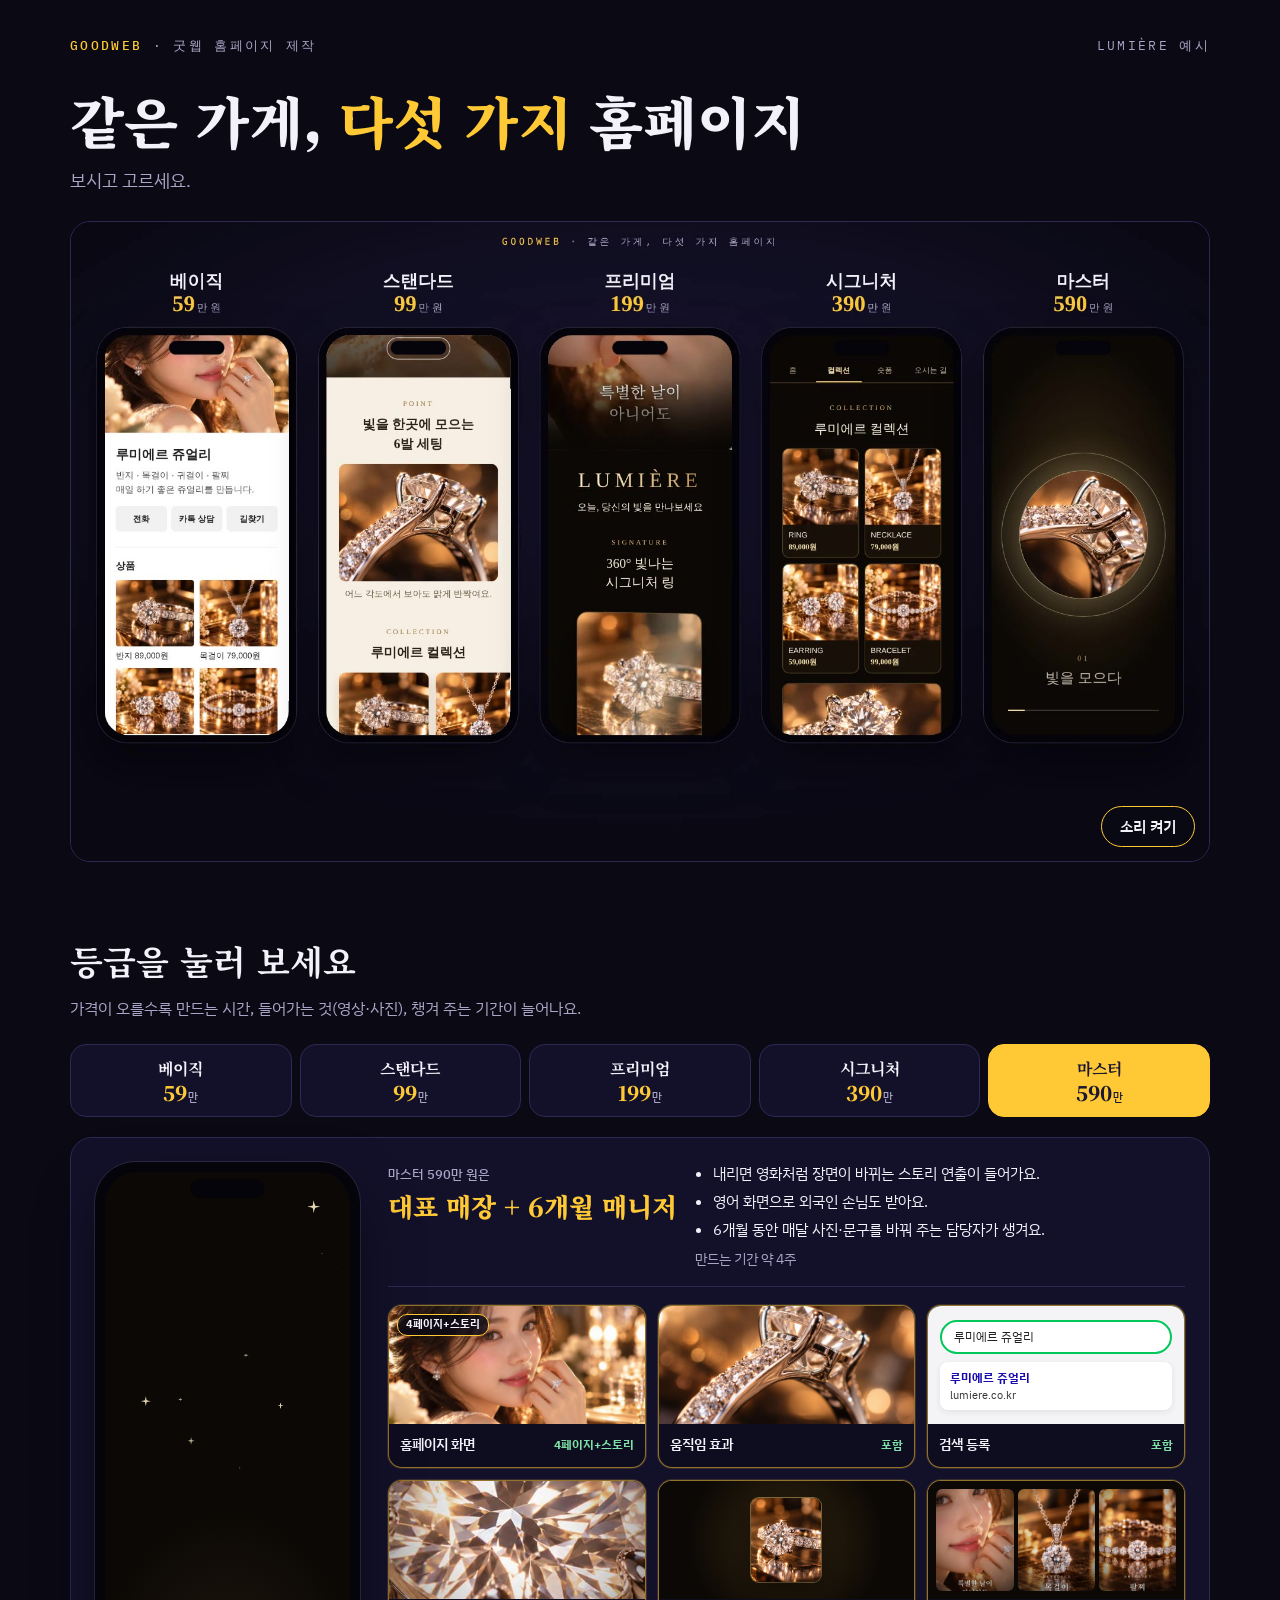
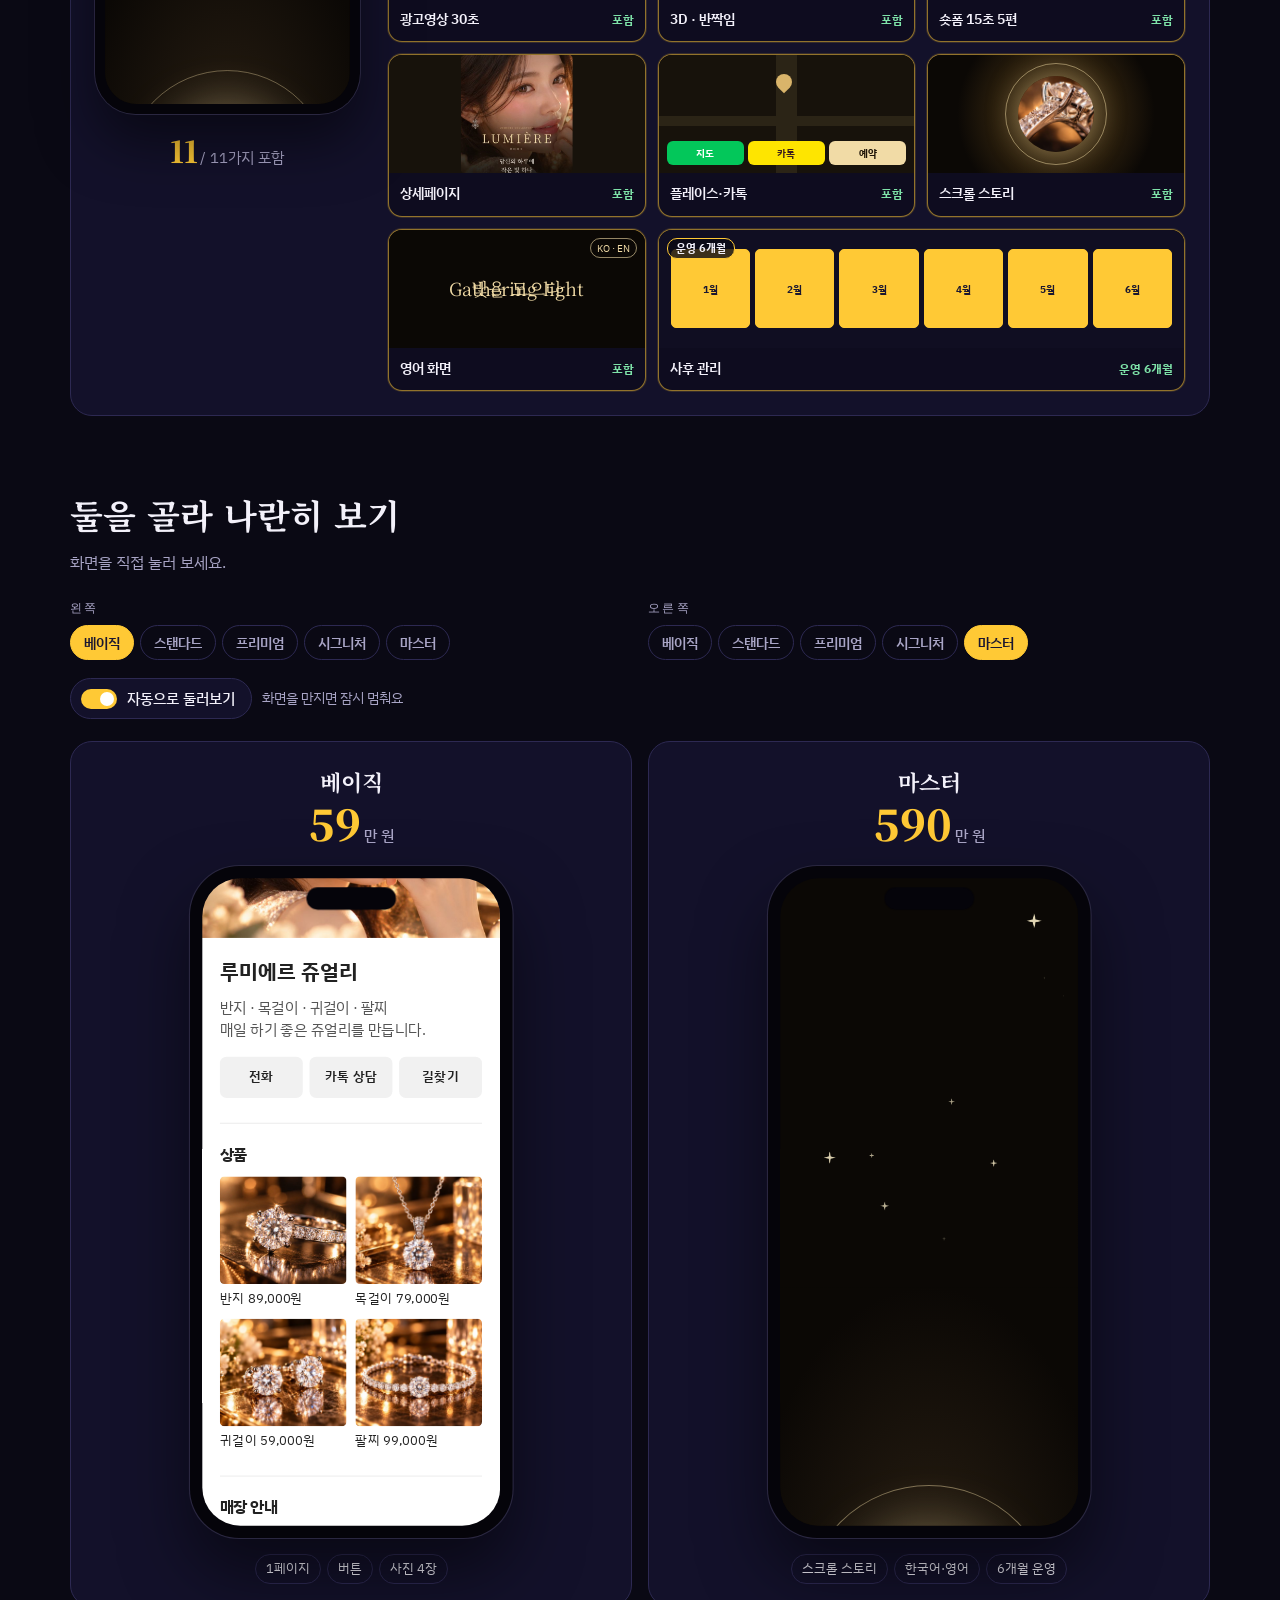
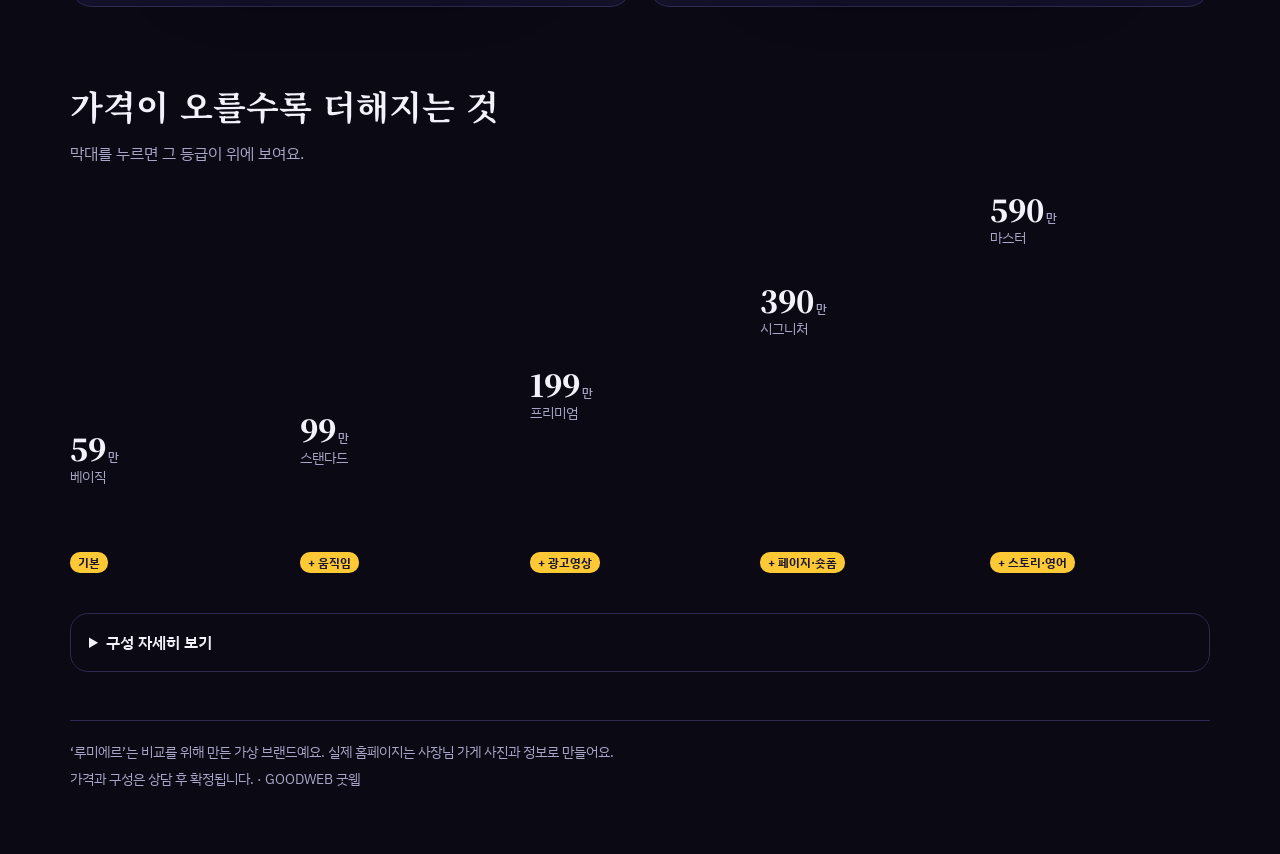
<file: okdigitalssem/plans/index.html>
<!doctype html><html lang="ko"><head><meta charset="utf-8"><meta name="viewport" content="width=device-width, initial-scale=1, viewport-fit=cover"><meta name="robots" content="noindex"><meta property="og:title" content="굿웹 제작 등급 비교"><meta property="og:description" content="같은 가게, 다섯 가지 홈페이지. 보시고 고르세요."><meta property="og:image" content="compare5-poster.jpg"></head><body style="margin:0">
<title>굿웹 제작 등급 비교</title>
<link rel="preconnect" href="https://fonts.googleapis.com">
<link rel="preconnect" href="https://fonts.gstatic.com" crossorigin>
<link rel="stylesheet" href="https://fonts.googleapis.com/css2?family=Noto+Serif+KR:wght@400;600;700;900&family=IBM+Plex+Sans+KR:wght@400;500;600;700&family=IBM+Plex+Mono:wght@400;500&display=swap">
<style>
/* Layout: film of all five → pick two and compare live phones → price staircase. Single dark look = 굿웹 brand. */
:root{
  --bg:#0A0914; --panel:#13112A; --line:#2D2952; --ink:#F3F1FA; --muted:#A9A5C6; --sign:#FFC935; --sign-ink:#1B1730; --good:#7EE2A8; --no:#5E5A7E;
  --display:"Noto Serif KR","Nanum Myeongjo",serif;
  --body:"IBM Plex Sans KR","Apple SD Gothic Neo","Malgun Gothic",sans-serif;
  --mono:"IBM Plex Mono",ui-monospace,monospace;
  color-scheme:dark;
}
*{box-sizing:border-box}
body{background:var(--bg);color:var(--ink);font-family:var(--body);font-size:16px;line-height:1.6;-webkit-font-smoothing:antialiased;word-break:keep-all;overflow-wrap:break-word}
.page{max-width:1180px;margin:0 auto;padding-inline:20px;padding-block:36px 64px}
:focus-visible{outline:2px solid var(--sign);outline-offset:3px}
button{font-family:var(--body)}
.top{display:flex;justify-content:space-between;gap:12px;flex-wrap:wrap;font-family:var(--mono);font-size:13px;letter-spacing:.18em;color:var(--muted)}
.top b{color:var(--sign);font-weight:500}
h1{font-family:var(--display);font-weight:900;font-size:clamp(30px,5.4vw,56px);line-height:1.2;margin:30px 0 0;text-wrap:balance}
h1 em{font-style:normal;color:var(--sign)}
.lead{color:var(--muted);font-size:18px;margin:12px 0 0}
.film{margin:26px 0 0;position:relative;border-radius:20px;overflow:hidden;border:1px solid var(--line);background:#000;aspect-ratio:16/9;max-width:100%}
.film video{width:100%;height:100%;display:block;object-fit:cover}
.pill{position:absolute;right:14px;bottom:14px;background:rgba(10,9,20,.78);color:var(--ink);border:1px solid var(--sign);border-radius:30px;padding:9px 18px;font-weight:600;font-size:15px;cursor:pointer}
h2{font-family:var(--display);font-weight:700;font-size:clamp(24px,3.4vw,34px);margin:0;text-wrap:balance}
.sect{margin-top:72px}
.sub{color:var(--muted);margin:8px 0 0}

/* compare */
.pickers{display:grid;grid-template-columns:1fr 1fr;gap:16px;margin-top:22px}
.pk{min-width:0}
.pk .lbl{font-family:var(--mono);font-size:12px;letter-spacing:.2em;color:var(--muted);margin-bottom:8px}
.chips{display:flex;flex-wrap:wrap;gap:6px}
.chips button{background:transparent;border:1px solid var(--line);color:var(--muted);border-radius:30px;padding:7px 13px;font-size:14px;font-weight:600;cursor:pointer}
.chips button[aria-pressed="true"]{background:var(--sign);color:var(--sign-ink);border-color:var(--sign)}
.duel{display:grid;grid-template-columns:1fr 1fr;gap:16px;margin-top:22px}
.side{background:var(--panel);border:1px solid var(--line);border-radius:22px;padding:22px 12px 22px;display:flex;flex-direction:column;align-items:center;min-width:0}
.side .nm{font-family:var(--display);font-weight:700;font-size:22px}
.side .pr{font-family:var(--display);font-weight:900;font-size:clamp(28px,4vw,42px);color:var(--sign);line-height:1.15;font-variant-numeric:tabular-nums}
.side .pr small{font-family:var(--body);font-size:15px;color:var(--muted);font-weight:500;margin-left:3px}
.adds{display:flex;flex-wrap:wrap;gap:6px;justify-content:center;margin-top:16px;min-height:30px}
.adds span{font-size:13px;border:1px solid var(--line);border-radius:20px;padding:3px 10px;color:var(--ink)}
.pw{margin-top:18px;position:relative}
.toolbar{display:flex;gap:10px;flex-wrap:wrap;align-items:center;margin-top:18px}
.tog{display:inline-flex;align-items:center;gap:10px;background:var(--panel);border:1px solid var(--line);color:var(--ink);border-radius:40px;padding:9px 16px 9px 10px;font-weight:500;font-size:15px;cursor:pointer}
.tog .sw{width:36px;height:20px;border-radius:20px;background:var(--no);position:relative;transition:background .2s}
.tog .sw:after{content:"";position:absolute;left:3px;top:3px;width:14px;height:14px;border-radius:50%;background:#fff;transition:transform .2s}
.tog[aria-pressed="true"] .sw{background:var(--sign)}
.tog[aria-pressed="true"] .sw:after{transform:translateX(16px)}
.hint{font-size:14px;color:var(--muted)}

/* plan viewer */
.tiertabs{display:grid;grid-template-columns:repeat(5,minmax(0,1fr));gap:8px;margin-top:22px}
.tiertabs button{background:var(--panel);border:1px solid var(--line);color:var(--ink);border-radius:16px;padding:12px 4px;cursor:pointer;display:flex;flex-direction:column;align-items:center;gap:2px;min-width:0}
.tiertabs b{font-family:var(--display);font-size:16px;font-weight:700}
.tiertabs span{font-family:var(--display);font-weight:900;font-size:20px;color:var(--sign);font-variant-numeric:tabular-nums;line-height:1.1}
.tiertabs span small{font-family:var(--body);font-size:11px;color:var(--muted);font-weight:500;margin-left:1px}
.tiertabs button[aria-selected="true"]{background:var(--sign);border-color:var(--sign);color:var(--sign-ink)}
.tiertabs button[aria-selected="true"] span,.tiertabs button[aria-selected="true"] span small{color:var(--sign-ink)}
.viewer{display:grid;grid-template-columns:auto minmax(0,1fr);gap:28px;margin-top:20px;align-items:start;background:var(--panel);border:1px solid var(--line);border-radius:22px;padding:24px}
.viewer .vphone{display:flex;flex-direction:column;align-items:center;gap:12px}
.count{font-size:15px;color:var(--muted)}
.count b{font-family:var(--display);font-size:30px;color:var(--sign);font-weight:900;margin-right:2px}
.rcol{min-width:0;display:grid;gap:18px}
.why{border-bottom:1px solid var(--line);padding-bottom:16px;display:grid;grid-template-columns:auto minmax(0,1fr);gap:6px 18px;align-items:baseline}
.why .lk{font-family:var(--display);font-weight:900;font-size:clamp(20px,2.6vw,26px);color:var(--sign);grid-row:span 2}
.why .lk small{display:block;font-family:var(--body);font-weight:500;font-size:13px;color:var(--muted)}
.why ul{margin:0;padding-left:18px;display:grid;gap:4px;font-size:15px}
.why .say{grid-column:2;font-size:14px;color:var(--muted)}
.comps{display:grid;grid-template-columns:repeat(3,minmax(0,1fr));gap:12px;min-width:0}
.comp{border:1px solid var(--line);border-radius:14px;overflow:hidden;background:#0E0C1F;transition:opacity .45s,transform .45s,border-color .45s;transition-delay:calc(var(--i) * 60ms);min-width:0}
.comp .vis{height:118px;position:relative;overflow:hidden;background:#17120B;transition:filter .45s;transition-delay:inherit}
.comp .vis img,.comp .vis video{width:100%;height:100%;object-fit:cover;display:block}
.comp .cap{padding:9px 11px 11px;display:flex;justify-content:space-between;align-items:baseline;gap:6px}
.comp .cap b{font-size:14px;font-weight:600;min-width:0}
.comp .cap em{font-style:normal;font-size:12px;font-weight:700;color:var(--good);white-space:nowrap}
.comp:last-child{grid-column:span 2}
.comp.off{opacity:.55;border-color:transparent}
.comp.off .vis{filter:grayscale(1) brightness(.35)}
.comp.off .cap em{color:var(--muted);font-weight:500}
.comp.on{border-color:rgba(255,201,53,.55);box-shadow:0 0 0 1px rgba(255,201,53,.15)}
.comp .lock{position:absolute;inset:0;display:none;place-items:center;z-index:3}
.comp .lock i{font-style:normal;font-size:12px;background:rgba(10,9,20,.85);border:1px solid var(--line);color:var(--ink);border-radius:20px;padding:4px 10px}
.comp.off .lock{display:grid}
.comp.pop{animation:pop .6s ease both;animation-delay:calc(var(--i) * 70ms)}
@keyframes pop{0%{transform:scale(.92)}60%{transform:scale(1.03)}100%{transform:none}}
/* component visuals */
.cv-kb{animation:kb 5s ease-in-out infinite alternate}
.cv-seo{position:absolute;inset:0;padding:14px 12px;background:#f4f4f6;display:flex;flex-direction:column;gap:8px}
.cv-seo .q{background:#fff;border:2px solid #03C75A;border-radius:20px;padding:5px 12px;font-size:12px;color:#222}
.cv-seo .r{background:#fff;border-radius:8px;padding:6px 10px;font-size:11px;color:#333;box-shadow:0 2px 6px rgba(0,0,0,.08);animation:hi 2.4s ease-in-out infinite}
.cv-seo .r b{color:#1a0dab;display:block;font-size:12px}
@keyframes hi{0%,100%{transform:none}50%{transform:translateY(-2px);box-shadow:0 6px 14px rgba(3,199,90,.35)}}
.cv-3d{position:absolute;inset:0;display:grid;place-items:center;perspective:500px;background:radial-gradient(circle,#3a2a12,#0B0805 70%)}
.cv-3d div{width:70px;height:84px;border-radius:8px;overflow:hidden;animation:spin 5s ease-in-out infinite;box-shadow:0 10px 30px rgba(0,0,0,.6),0 0 0 1px rgba(217,180,106,.6)}
.cv-sh{position:absolute;inset:0;display:grid;grid-template-columns:repeat(3,1fr);gap:4px;padding:8px;background:#0B0805}
.cv-sh div{border-radius:6px;overflow:hidden}
.cv-sh div:nth-child(2) img{animation-delay:-1.6s}.cv-sh div:nth-child(3) img{animation-delay:-3.2s}
.cv-dt{position:absolute;left:50%;top:0;width:44%;transform:translateX(-50%);border-radius:4px;overflow:hidden;height:100%}
.cv-dt img{height:auto!important;animation:dtl 14s linear infinite}
@keyframes dtl{from{transform:translateY(0)}to{transform:translateY(calc(-100% + 118px))}}
.cv-pl{position:absolute;inset:0;background:linear-gradient(90deg,transparent 46%,#2b2416 46% 54%,transparent 54%),linear-gradient(0deg,transparent 40%,#2b2416 40% 48%,transparent 48%),#17120B}
.cv-pl:before{content:"";position:absolute;left:46%;top:16%;width:16px;height:16px;border-radius:50% 50% 50% 0;background:#D9B46A;transform:rotate(-45deg);animation:hi 1.8s ease-in-out infinite}
.cv-pl div{position:absolute;left:8px;right:8px;bottom:8px;display:grid;grid-template-columns:repeat(3,1fr);gap:4px}
.cv-pl span{text-align:center;font-size:10px;font-weight:700;border-radius:6px;padding:4px 0}
.cv-pl span:nth-child(1){background:#03C75A;color:#fff}.cv-pl span:nth-child(2){background:#FEE500;color:#3A1D1D}.cv-pl span:nth-child(3){background:#F1DBA6;color:#1B1206}
.cv-st{position:absolute;inset:0;display:grid;place-items:center;background:radial-gradient(circle,#5c4219,#0B0805 70%)}
.cv-st div{width:76px;height:76px;border-radius:50%;overflow:hidden;animation:orbit 6s ease-in-out infinite;box-shadow:0 0 30px rgba(241,219,166,.5)}
.cv-st:after{content:"";position:absolute;width:100px;height:100px;border-radius:50%;border:1px solid rgba(241,219,166,.5);animation:ringp 6s ease-in-out infinite}
@keyframes orbit{0%{transform:rotate(0) scale(.8)}50%{transform:rotate(180deg) scale(1.15)}100%{transform:rotate(360deg) scale(.8)}}
@keyframes ringp{0%,100%{transform:scale(.9);opacity:1}50%{transform:scale(1.25);opacity:.4}}
.cv-en{position:absolute;inset:0;display:grid;place-items:center;background:#0B0805;font-family:var(--display);color:#F1DBA6}
.cv-en span{position:absolute;font-size:18px;animation:fa 4s infinite}
.cv-en span:last-child{animation-delay:-2s}
.cv-en i{position:absolute;top:8px;right:8px;font-style:normal;font-family:var(--body);font-size:10px;border:1px solid rgba(241,219,166,.6);border-radius:10px;padding:1px 6px}
@keyframes fa{0%,40%{opacity:1;transform:none}50%,90%{opacity:0;transform:translateY(6px)}100%{opacity:1}}
.cv-ca{position:absolute;inset:0;padding:12px;display:grid;grid-template-columns:repeat(6,1fr);gap:5px;align-content:center;background:#100E22}
.cv-ca i{aspect-ratio:1;border-radius:5px;border:1px solid var(--line);display:grid;place-items:center;font-style:normal;font-size:10px;color:var(--muted)}
.cv-ca i.f{background:var(--sign);border-color:var(--sign);color:var(--sign-ink);font-weight:700}
.cv-badge{position:absolute;left:8px;top:8px;z-index:2;background:rgba(10,9,20,.8);color:var(--ink);border:1px solid var(--sign);font-size:11px;font-weight:700;border-radius:10px;padding:1px 8px}

/* staircase */
.stairs{display:grid;grid-template-columns:repeat(5,minmax(0,1fr));gap:10px;align-items:end;margin-top:26px;height:380px}
.step{display:flex;flex-direction:column;justify-content:flex-end;min-width:0;cursor:pointer;background:none;border:0;padding:0;color:inherit;text-align:left;height:100%}
.step .bar{border-radius:12px 12px 4px 4px;background:linear-gradient(180deg,rgba(255,201,53,.9),rgba(255,201,53,.25));position:relative;transition:filter .2s}
.step:hover .bar,.step:focus-visible .bar{filter:brightness(1.15)}
.step .pv{font-family:var(--display);font-weight:900;font-size:clamp(18px,2.6vw,30px);font-variant-numeric:tabular-nums;line-height:1.1}
.step .pv small{font-family:var(--body);font-size:12px;color:var(--muted);font-weight:500;margin-left:2px}
.step .nm{font-size:14px;color:var(--muted);margin:2px 0 8px}
.step .plus{font-size:12px;color:var(--sign-ink);background:var(--sign);border-radius:10px;padding:2px 8px;display:inline-block;margin-top:8px;align-self:flex-start;font-weight:700}
details.more{margin-top:40px;border:1px solid var(--line);border-radius:18px;padding:0 18px}
details.more summary{cursor:pointer;padding:16px 0;font-weight:600}
.tw{overflow-x:auto;margin:0 -18px;border-top:1px solid var(--line)}
table{width:100%;border-collapse:collapse;min-width:760px;font-size:14px}
th,td{padding:12px 12px;text-align:center;border-bottom:1px solid var(--line)}
thead th{font-family:var(--display);font-size:15px;background:var(--panel)}
thead th small{display:block;font-family:var(--body);font-weight:500;font-size:12px;color:var(--muted);font-variant-numeric:tabular-nums}
tbody th{text-align:left;font-weight:500;color:var(--muted);white-space:nowrap}
tbody tr:last-child th,tbody tr:last-child td{border-bottom:0}
td.y{color:var(--good);font-weight:600}
td.n{color:var(--no)}
.note{margin-top:48px;padding-top:20px;border-top:1px solid var(--line);color:var(--muted);font-size:14px;display:grid;gap:4px}

/* ===== phone ===== */
.phone{width:288px;height:600px;border-radius:44px;background:#05040a;padding:11px;box-shadow:0 0 0 1px #2a2740,0 30px 60px rgba(0,0,0,.5);position:relative;transform-origin:0 0}
.phone:before{content:"";position:absolute;top:19px;left:50%;transform:translateX(-50%);width:80px;height:20px;border-radius:12px;background:#05040a;z-index:20}
.screen{width:100%;height:100%;border-radius:34px;overflow-y:auto;overflow-x:hidden;position:relative;scrollbar-width:none;overscroll-behavior:contain}
.screen::-webkit-scrollbar{display:none}
.screen img{display:block;width:100%;height:100%;object-fit:cover}

/* 1 BASIC */
.t1{background:#fff;color:#222;font-family:var(--body);font-size:13px;line-height:1.55}
.t1 .bar{padding:40px 16px 12px;font-weight:700;font-size:15px;border-bottom:1px solid #eee}
.t1 .hero{height:190px}
.t1 .in{padding:16px}
.t1 h3{font-size:19px;margin:0}
.t1 p{margin:6px 0 0;color:#555}
.t1 .btns{display:grid;grid-template-columns:repeat(3,1fr);gap:6px;margin-top:14px}
.t1 .btns span{background:#f1f1f1;border-radius:6px;padding:9px 0;text-align:center;font-weight:600;font-size:12px}
.t1 h4{font-size:14px;margin:22px 0 10px;padding-top:16px;border-top:1px solid #eee}
.t1 .g{display:grid;grid-template-columns:1fr 1fr;gap:8px}
.t1 .g div{font-size:12px}
.t1 .g .im{height:96px;border-radius:4px;overflow:hidden;margin-bottom:4px}
.t1 .info{background:#f7f7f7;border-radius:6px;padding:12px;font-size:12px;color:#444}
.t1 .ft{padding:18px 16px 26px;color:#999;font-size:11px;text-align:center}

/* 2 STANDARD */
.t2{background:#F6EFE3;color:#2B2117;font-family:var(--body);font-size:13px;line-height:1.6}
.t2 .hero{height:420px;position:relative;overflow:hidden}
.t2 .hero img{animation:kb 14s ease-in-out infinite alternate;transform-origin:30% 40%}
@keyframes kb{from{transform:scale(1)}to{transform:scale(1.12)}}
.t2 .hero:after{content:"";position:absolute;inset:0;background:linear-gradient(180deg,rgba(30,20,10,.1),rgba(30,20,10,.15) 45%,rgba(30,20,10,.85))}
.t2 .nav{position:absolute;top:0;left:0;right:0;padding:38px 16px 0;display:flex;justify-content:space-between;color:#fff;z-index:2;font-family:var(--display);font-size:13px;letter-spacing:.2em}
.t2 .hx{position:absolute;left:0;right:0;bottom:26px;text-align:center;color:#fff;z-index:2}
.t2 .hx b{display:block;font-family:var(--display);font-weight:400;font-size:30px;letter-spacing:.2em}
.t2 .hx span{display:block;font-family:var(--display);font-size:15px;margin-top:8px}
.t2 .hx i{display:inline-block;margin-top:14px;font-style:normal;border:1px solid rgba(255,255,255,.7);border-radius:20px;padding:6px 16px;font-size:11px}
.t2 .sec{padding:30px 18px}
.t2 .eye{font-family:var(--display);color:#9A7438;font-size:10px;letter-spacing:.3em;text-align:center}
.t2 h3{font-family:var(--display);font-weight:600;font-size:19px;text-align:center;margin:8px 0 0;line-height:1.45}
.t2 p{color:#6E5E48;text-align:center;margin:8px 0 0}
.t2 .pt{height:170px;border-radius:10px;overflow:hidden;margin-top:16px}
.t2 .row{display:flex;gap:10px;overflow-x:auto;margin:16px -18px 0;padding:0 18px 4px;scrollbar-width:none}
.t2 .row::-webkit-scrollbar{display:none}
.t2 .card{flex:none;width:130px;background:#fff;border-radius:10px;overflow:hidden;box-shadow:0 6px 16px rgba(80,50,20,.12)}
.t2 .card .im{height:120px}
.t2 .card div:last-child{padding:8px 10px;font-size:12px}
.t2 .card b{display:block;font-family:var(--display);color:#9A7438;font-size:13px}
.t2 .gal{display:grid;grid-template-columns:1fr 1fr;gap:4px;margin-top:16px}
.t2 .gal div{height:110px;border-radius:6px;overflow:hidden}
.t2 .cta{background:#2B2117;color:#F6EFE3;border-radius:14px;padding:20px 16px;text-align:center}
.t2 .cta h3{color:#F6EFE3}
.t2 .cta p{color:#CDBB9E}
.t2 .cta .b{display:grid;grid-template-columns:1fr 1fr;gap:8px;margin-top:14px}
.t2 .cta .b span{background:#F6EFE3;color:#2B2117;border-radius:20px;padding:9px 0;font-weight:700;font-size:12px}
.t2 .cta .b span:first-child{background:#FEE500}
.t2 .rv{transition:transform .8s cubic-bezier(.2,.7,.2,1),opacity .8s}
.t2 .rv.wait{transform:translateY(26px);opacity:.15}

/* 3–5 shared dark luxe */
.lx{background:#0B0805;color:#F4EAD7;font-family:var(--body);font-size:13px;line-height:1.6}
.lx .vh{position:relative;overflow:hidden}
.lx video{width:100%;height:100%;object-fit:cover;display:block}
.lx .vh:after{content:"";position:absolute;inset:0;background:linear-gradient(180deg,rgba(0,0,0,.4),transparent 25%,transparent 78%,#0B0805);pointer-events:none}
.lx canvas{position:absolute;inset:0;width:100%;height:100%;z-index:2;pointer-events:none}
.lx .nav{position:absolute;top:0;left:0;right:0;padding:38px 14px 0;display:flex;justify-content:space-between;align-items:center;z-index:6;font-family:var(--display);font-size:12px;letter-spacing:.25em;color:#F1DBA6}
.lx .snd{font-family:var(--body);letter-spacing:0;font-size:11px;background:rgba(0,0,0,.55);border:1px solid rgba(241,219,166,.6);color:#F1DBA6;border-radius:20px;padding:4px 10px;cursor:pointer}
.lx .gold{font-family:var(--display);font-weight:400;font-size:30px;letter-spacing:.22em;background:linear-gradient(100deg,#B98A3E 0%,#F8E3AE 30%,#C9973F 50%,#FFF2CC 70%,#B98A3E 100%);background-size:250% 100%;-webkit-background-clip:text;background-clip:text;color:transparent;animation:sheen 4s linear infinite}
@keyframes sheen{to{background-position:-250% 0}}
.lx .hx{text-align:center;padding:20px 18px 4px}
.lx .hx span{display:block;font-family:var(--display);font-size:14px;margin-top:4px}
.lx .sec{padding:28px 18px}
.lx .eye{font-family:var(--display);color:#D9B46A;font-size:10px;letter-spacing:.3em;text-align:center}
.lx h3{font-family:var(--display);font-weight:400;font-size:19px;text-align:center;margin:8px 0 0;line-height:1.45}
.lx p{color:#B9AA90;text-align:center;margin:8px 0 0}
.lx .stagebox{perspective:700px;height:240px;margin-top:16px;display:grid;place-items:center}
.lx .tilt{width:180px;height:210px;border-radius:14px;overflow:hidden;animation:spin 7s ease-in-out infinite;box-shadow:0 30px 60px rgba(0,0,0,.6),0 0 0 1px rgba(217,180,106,.5);position:relative}
.lx .tilt:after{content:"";position:absolute;inset:0;background:linear-gradient(115deg,transparent 30%,rgba(255,240,200,.45) 48%,transparent 62%);background-size:250% 100%;animation:glare 7s ease-in-out infinite}
@keyframes spin{0%,100%{transform:rotateY(-24deg) rotateX(8deg)}50%{transform:rotateY(24deg) rotateX(-4deg)}}
@keyframes glare{0%,100%{background-position:120% 0}50%{background-position:-20% 0}}
.lx .flow{display:flex;gap:10px;overflow-x:auto;margin:16px -18px 0;padding:6px 18px 10px;scrollbar-width:none;perspective:600px}
.lx .flow::-webkit-scrollbar{display:none}
.lx .cf{flex:none;width:118px;border:1px solid rgba(217,180,106,.35);border-radius:10px;overflow:hidden;background:#17110A;transform:rotateY(-14deg)}
.lx .cf .im{height:118px}
.lx .cf div:last-child{padding:8px 10px;font-size:11px}
.lx .cf b{display:block;font-family:var(--display);color:#F1DBA6;font-size:13px}
.lx .end{margin:0 18px 30px;border-radius:16px;padding:22px 16px;text-align:center;background:radial-gradient(120% 100% at 50% 0%,#3A2A12,#120D07);border:1px solid rgba(217,180,106,.45);box-shadow:0 0 40px rgba(217,180,106,.15)}
.lx .btn{margin-top:12px;display:inline-block;background:linear-gradient(90deg,#C9973F,#F8E3AE,#C9973F);color:#1B1206;font-weight:700;border-radius:24px;padding:9px 22px;font-size:12px}
.t3 .vh{height:470px}

/* 4 SIGNATURE: multi-page + reels + place */
.t4 .vh{height:400px}
.t4 .tabbar{position:sticky;top:0;z-index:8;display:grid;grid-template-columns:repeat(4,1fr);background:rgba(11,8,5,.92);backdrop-filter:blur(6px);border-bottom:1px solid rgba(217,180,106,.3);padding-top:34px}
.t4 .tabbar button{background:none;border:0;color:#B9AA90;font-size:11px;padding:9px 0 8px;cursor:pointer;border-bottom:2px solid transparent;font-family:var(--body)}
.t4 .tabbar button[aria-selected="true"]{color:#F1DBA6;border-bottom-color:#D9B46A;font-weight:700}
.t4 .t4logo{position:absolute;top:12px;left:0;right:0;text-align:center;font-family:var(--display);color:#F1DBA6;font-size:11px;letter-spacing:.3em}
.t4 .pg{animation:pgin .5s ease}
@keyframes pgin{from{opacity:0;transform:translateX(24px)}to{opacity:1;transform:none}}
.t4 .grid{display:grid;grid-template-columns:1fr 1fr;gap:8px;margin-top:14px}
.t4 .grid .it{border:1px solid rgba(217,180,106,.3);border-radius:10px;overflow:hidden;background:#17110A}
.t4 .grid .im{height:110px}
.t4 .grid .it div:last-child{padding:6px 8px;font-size:11px}
.t4 .grid b{display:block;color:#F1DBA6;font-family:var(--display)}
.t4 .detail{margin-top:14px;border-radius:10px;overflow:hidden;height:150px;position:relative;border:1px solid rgba(217,180,106,.3)}
.t4 .detail img{object-position:top}
.t4 .detail span{position:absolute;left:8px;bottom:8px;background:rgba(0,0,0,.7);color:#F1DBA6;font-size:10px;border-radius:10px;padding:2px 8px}
.t4 .reels{display:grid;grid-template-columns:repeat(3,1fr);gap:6px;margin-top:14px}
.t4 .reel{height:190px;border-radius:10px;overflow:hidden;position:relative}
.t4 .reel img{animation:kb 6s ease-in-out infinite alternate}
.t4 .reel:nth-child(2) img{animation-delay:-2s}
.t4 .reel:nth-child(3) img{animation-delay:-4s}
.t4 .reel:after{content:"";position:absolute;left:50%;top:50%;transform:translate(-40%,-50%);border-left:16px solid rgba(255,255,255,.9);border-top:10px solid transparent;border-bottom:10px solid transparent}
.t4 .reel i{position:absolute;left:6px;bottom:6px;font-style:normal;font-size:9px;background:rgba(0,0,0,.6);border-radius:8px;padding:1px 6px;z-index:2}
.t4 .map{height:150px;border-radius:12px;margin-top:14px;background:
  linear-gradient(90deg,transparent 46%,#2b2416 46% 54%,transparent 54%),
  linear-gradient(0deg,transparent 30%,#2b2416 30% 36%,transparent 36%),
  linear-gradient(0deg,transparent 70%,#241e13 70% 74%,transparent 74%),
  #17120B;position:relative;border:1px solid rgba(217,180,106,.3)}
.t4 .map:after{content:"";position:absolute;left:47%;top:28%;width:18px;height:18px;border-radius:50% 50% 50% 0;background:#D9B46A;transform:rotate(-45deg);box-shadow:0 0 0 6px rgba(217,180,106,.25)}
.t4 .place{margin-top:10px;border:1px solid rgba(217,180,106,.3);border-radius:12px;padding:12px;text-align:left}
.t4 .place b{font-size:14px;color:#F4EAD7}
.t4 .place p{text-align:left;font-size:11px;margin-top:2px}
.t4 .pb{display:grid;grid-template-columns:repeat(3,1fr);gap:6px;margin-top:10px}
.t4 .pb span{text-align:center;border-radius:8px;padding:7px 0;font-size:11px;font-weight:700}
.t4 .pb span:nth-child(1){background:#03C75A;color:#fff}
.t4 .pb span:nth-child(2){background:#FEE500;color:#3A1D1D}
.t4 .pb span:nth-child(3){background:#F1DBA6;color:#1B1206}

/* 5 MASTER: scroll story + KO/EN */
.t5 .vh{height:578px}
.t5 .heroT{position:absolute;left:0;right:0;top:76px;text-align:center;z-index:5}
.t5 .heroT span{display:block;font-family:var(--display);font-size:13px;margin-top:2px;color:#F4EAD7}
.t5 .lang{display:flex;border:1px solid rgba(241,219,166,.6);border-radius:20px;overflow:hidden}
.t5 .lang button{background:rgba(0,0,0,.5);border:0;color:#B9AA90;font-size:10px;padding:3px 8px;cursor:pointer;font-family:var(--body)}
.t5 .lang button[aria-pressed="true"]{background:#F1DBA6;color:#1B1206;font-weight:700}
.t5 .story{height:1600px;position:relative}
.t5 .sticky{position:sticky;top:0;height:578px;overflow:hidden;display:grid;place-items:center}
.t5 .sbg{position:absolute;inset:0}
.t5 .orb{width:200px;height:200px;border-radius:50%;overflow:hidden;position:relative;z-index:2;box-shadow:0 0 70px rgba(241,219,166,.4),0 0 0 1px rgba(241,219,166,.6)}
.t5 .ring{position:absolute;width:250px;height:250px;border-radius:50%;border:1px solid rgba(241,219,166,.45);z-index:1}
.t5 .cap{position:absolute;left:0;right:0;bottom:64px;text-align:center;z-index:3;padding:0 16px}
.t5 .cap .no{font-family:var(--display);font-size:11px;letter-spacing:.3em;color:#D9B46A}
.t5 .cap b{display:block;font-family:var(--display);font-weight:400;font-size:21px;margin-top:4px}
.t5 .prog{position:absolute;left:24px;right:24px;bottom:34px;height:2px;background:rgba(241,219,166,.2);z-index:3}
.t5 .prog i{display:block;height:100%;background:#F1DBA6;width:0}

/* stage (video capture only) */
.studio{display:none}
html[data-stage] .page{display:none}
html[data-stage],html[data-stage] body{margin:0;width:1920px;height:1080px;overflow:hidden}
html[data-stage] body{background:radial-gradient(90% 80% at 50% 40%,#1c1838,#0A0914 70%)}
html[data-stage] .studio{display:block;position:relative;width:1920px;height:1080px}
.studio .cols{position:absolute;inset:0;display:flex;justify-content:center;gap:38px;padding-top:180px}
.studio .col{display:flex;flex-direction:column;align-items:center;width:336px}
.studio .lab{text-align:center;height:96px;margin-top:-96px}
.studio .lab b{display:block;font-family:var(--display);font-size:30px;line-height:1.1}
.studio .lab span{display:block;font-family:var(--display);font-weight:900;font-size:38px;color:var(--sign);line-height:1.2}
.studio .lab span small{font-family:var(--body);font-size:18px;color:var(--muted);font-weight:500;margin-left:3px}
.studio .pw{width:336px;height:700px;margin-top:0}
.studio .head{position:absolute;left:0;right:0;top:22px;text-align:center;font-family:var(--mono);letter-spacing:.3em;color:var(--muted);font-size:16px}
.studio .head b{color:var(--sign);font-weight:500}
.studio .title,.studio .endm{position:absolute;inset:0;display:flex;flex-direction:column;align-items:center;justify-content:center;text-align:center;z-index:30}
.studio .title{background:#0A0914}
.studio .title h1{font-size:80px;margin:0}
.studio .title p{font-family:var(--mono);letter-spacing:.3em;color:var(--muted);font-size:20px;margin-top:20px}
.studio .endm{background:rgba(10,9,20,.9);opacity:0}
.studio .endm .row{display:flex;gap:56px;align-items:baseline}
.studio .endm .row div{text-align:center;font-family:var(--display)}
.studio .endm .row b{display:block;font-size:34px}
.studio .endm .row span{display:block;font-weight:900;font-size:56px;color:var(--sign)}
.studio .endm .row span small{font-size:22px;color:var(--muted);font-family:var(--body);font-weight:500}
.studio .endm .mk{margin-top:56px;font-family:var(--mono);letter-spacing:.3em;font-size:24px;color:var(--muted)}
.studio .endm .mk b{color:var(--sign);font-weight:500}

@media (max-width:760px){
  .tiertabs{gap:5px}
  .tiertabs button{padding:9px 2px;border-radius:12px}
  .tiertabs b{font-size:12px}
  .tiertabs span{font-size:15px}
  .tiertabs span small{display:none}
  .viewer{grid-template-columns:1fr;padding:16px 12px;gap:18px}
  .why{grid-template-columns:1fr}
  .why .lk{grid-row:auto}
  .why .say{grid-column:1}
  .comps{grid-template-columns:1fr 1fr;gap:8px}
  .comp .vis{height:96px}
  .comp .cap{padding:7px 8px 9px;flex-direction:column;gap:0}
  .comp .cap b{font-size:13px}
  .pill{right:8px;bottom:8px;padding:5px 12px;font-size:13px}
  .pickers{gap:10px}
  .chips button{padding:6px 10px;font-size:13px}
  .duel{gap:10px}
  .side{padding:16px 6px}
  .side .nm{font-size:17px}
  .adds span{font-size:11px;padding:2px 7px}
  .stairs{height:300px;gap:6px}
  .step .nm{font-size:12px}
  .step .plus{font-size:10px;padding:1px 6px}
}
@media (prefers-reduced-motion:reduce){*,*:before,*:after{animation:none!important;transition:none!important}}
</style>

<div class="page">
  <div class="top"><span><b>GOODWEB</b> · 굿웹 홈페이지 제작</span><span>LUMIÈRE 예시</span></div>
  <h1>같은 가게, <em>다섯 가지</em> 홈페이지</h1>
  <p class="lead">보시고 고르세요.</p>
  <figure class="film">
    <video id="film" src="compare5.mp4" poster="compare5-poster.jpg" muted loop autoplay playsinline preload="metadata"></video>
    <button class="pill" id="filmsnd" type="button">소리 켜기</button>
  </figure>

  <section class="sect" aria-labelledby="viewh" id="view">
    <h2 id="viewh">등급을 눌러 보세요</h2>
    <p class="sub">가격이 오를수록 만드는 시간, 들어가는 것(영상·사진), 챙겨 주는 기간이 늘어나요.</p>
    <div class="tiertabs" id="tiertabs" role="tablist" aria-label="등급"></div>
    <div class="viewer">
      <div class="vphone"><div class="pw" id="vpw" style="margin-top:0"></div><div class="count" id="vcount"></div></div>
      <div class="rcol"><div class="why" id="vwhy"></div><div class="comps" id="comps"></div></div>
    </div>
  </section>

  <section class="sect" aria-labelledby="duelh">
    <h2 id="duelh">둘을 골라 나란히 보기</h2>
    <p class="sub">화면을 직접 눌러 보세요.</p>
    <div class="pickers">
      <div class="pk"><div class="lbl">왼쪽</div><div class="chips" id="pickA"></div></div>
      <div class="pk"><div class="lbl">오른쪽</div><div class="chips" id="pickB"></div></div>
    </div>
    <div class="toolbar"><button class="tog" id="auto" type="button" aria-pressed="true"><span class="sw"></span>자동으로 둘러보기</button><span class="hint">화면을 만지면 잠시 멈춰요</span></div>
    <div class="duel">
      <div class="side" id="sideA"></div>
      <div class="side" id="sideB"></div>
    </div>
  </section>

  <section class="sect" aria-labelledby="stairh">
    <h2 id="stairh">가격이 오를수록 더해지는 것</h2>
    <p class="sub">막대를 누르면 그 등급이 위에 보여요.</p>
    <div class="stairs" id="stairs"></div>
    <details class="more"><summary>구성 자세히 보기</summary>
      <div class="tw"><table id="tbl"></table></div>
    </details>
  </section>

  <div class="note">
    <span>‘루미에르’는 비교를 위해 만든 가상 브랜드예요. 실제 홈페이지는 사장님 가게 사진과 정보로 만들어요.</span>
    <span>가격과 구성은 상담 후 확정됩니다. · GOODWEB 굿웹</span>
  </div>
</div>

<div class="studio" id="studio">
  <div class="head"><b>GOODWEB</b> · 같은 가게, 다섯 가지 홈페이지</div>
  <div class="cols" id="scols"></div>
  <div class="title" id="sti"><h1>같은 가게,<br><em>가격별</em> 홈페이지</h1><p>GOODWEB · 굿웹</p></div>
  <div class="endm" id="sem"><div class="row" id="srow"></div><div class="mk"><b>GOODWEB</b> · 굿웹 홈페이지 제작</div></div>
</div>

<!-- ===== mini sites ===== -->
<template id="m0"><div class="screen t1">
  <div class="bar">루미에르 쥬얼리</div>
  <div class="hero"><img src="w-01.jpg" alt="반지를 낀 모델" style="object-position:20% 30%"></div>
  <div class="in">
    <h3>루미에르 쥬얼리</h3>
    <p>반지 · 목걸이 · 귀걸이 · 팔찌<br>매일 하기 좋은 쥬얼리를 만듭니다.</p>
    <div class="btns"><span>전화</span><span>카톡 상담</span><span>길찾기</span></div>
    <h4>상품</h4>
    <div class="g">
      <div><div class="im"><img src="w-02.jpg" alt="반지"></div>반지 89,000원</div>
      <div><div class="im"><img src="w-10.jpg" alt="목걸이"></div>목걸이 79,000원</div>
      <div><div class="im"><img src="w-08.jpg" alt="귀걸이"></div>귀걸이 59,000원</div>
      <div><div class="im"><img src="w-12.jpg" alt="팔찌"></div>팔찌 99,000원</div>
    </div>
    <h4>매장 안내</h4>
    <div class="info">영업시간 11:00 – 20:00 (월요일 휴무)<br>주소 OO시 OO로 12, 1층<br>전화 000-0000-0000</div>
  </div>
  <div class="ft">© 루미에르 쥬얼리</div>
</div></template>

<template id="m1"><div class="screen t2">
  <div class="hero"><img src="w-01.jpg" alt="반지를 낀 모델" style="object-position:22% 30%">
    <div class="nav"><span>LUMIÈRE</span><span>☰</span></div>
    <div class="hx"><b>LUMIÈRE</b><span>당신의 하루에 작은 빛 하나</span><i>컬렉션 보기</i></div>
  </div>
  <div class="sec rv"><div class="eye">POINT</div><h3>빛을 한곳에 모으는<br>6발 세팅</h3><div class="pt"><img src="w-14.jpg" alt="반지 확대"></div><p>어느 각도에서 보아도 맑게 반짝여요.</p></div>
  <div class="sec rv" style="padding-top:6px"><div class="eye">COLLECTION</div><h3>루미에르 컬렉션</h3>
    <div class="row">
      <div class="card"><div class="im"><img src="w-02.jpg" alt="반지"></div><div>반지<b>89,000원</b></div></div>
      <div class="card"><div class="im"><img src="w-10.jpg" alt="목걸이"></div><div>목걸이<b>79,000원</b></div></div>
      <div class="card"><div class="im"><img src="w-08.jpg" alt="귀걸이"></div><div>귀걸이<b>59,000원</b></div></div>
      <div class="card"><div class="im"><img src="w-12.jpg" alt="팔찌"></div><div>팔찌<b>99,000원</b></div></div>
    </div></div>
  <div class="sec rv" style="padding-top:6px"><div class="eye">GALLERY</div><h3>데일리부터 기념일까지</h3>
    <div class="gal"><div><img src="w-13.jpg" alt="꽃밭 위 팔찌"></div><div><img src="w-14.jpg" alt="반지" style="object-position:70% 50%"></div><div><img src="w-08.jpg" alt="귀걸이"></div><div><img src="w-02.jpg" alt="반지"></div></div></div>
  <div class="sec rv"><div class="cta"><h3>매장에서 직접 만나보세요</h3><p>영업시간 11:00 – 20:00</p><div class="b"><span>카톡 상담</span><span>길찾기</span></div></div></div>
</div></template>

<template id="m2"><div class="screen lx t3">
  <div class="vh"><video src="jewelry-ad.mp4" poster="jw-1.jpg" muted loop autoplay playsinline preload="metadata"></video><canvas class="spark"></canvas>
    <div class="nav"><span>LUMIÈRE</span><button class="snd" type="button">소리 켜기</button></div></div>
  <div class="hx"><div class="gold">LUMIÈRE</div><span>오늘, 당신의 빛을 만나보세요</span></div>
  <div class="sec"><div class="eye">SIGNATURE</div><h3>360° 빛나는<br>시그니처 링</h3><div class="stagebox"><div class="tilt"><img src="w-02.jpg" alt="시그니처 반지" style="object-position:40% 50%"></div></div><p>손가락으로 움직여 보세요</p></div>
  <div class="sec" style="padding-top:4px"><div class="eye">COLLECTION</div><h3>루미에르 컬렉션</h3>
    <div class="flow">
      <div class="cf"><div class="im"><img src="w-10.jpg" alt="목걸이"></div><div>NECKLACE<b>79,000원</b></div></div>
      <div class="cf"><div class="im"><img src="w-08.jpg" alt="귀걸이"></div><div>EARRING<b>59,000원</b></div></div>
      <div class="cf"><div class="im"><img src="w-12.jpg" alt="팔찌"></div><div>BRACELET<b>99,000원</b></div></div>
      <div class="cf"><div class="im"><img src="w-14.jpg" alt="반지"></div><div>RING<b>89,000원</b></div></div>
    </div></div>
  <div class="end"><h3>당신만을 위한 빛</h3><p>예약하고 방문하시면<br>전용 상담석에서 안내해 드려요</p><span class="btn">방문 예약하기</span></div>
</div></template>

<template id="m3"><div class="screen lx t4">
  <div class="tabbar" role="tablist"><span class="t4logo">LUMIÈRE</span>
    <button role="tab" aria-selected="true" data-p="0">홈</button><button role="tab" aria-selected="false" data-p="1">컬렉션</button><button role="tab" aria-selected="false" data-p="2">숏폼</button><button role="tab" aria-selected="false" data-p="3">오시는 길</button>
  </div>
  <div class="pg" data-p="0">
    <div class="vh"><video src="jewelry-ad.mp4" poster="jw-1.jpg" muted loop autoplay playsinline preload="metadata"></video><canvas class="spark"></canvas>
      <div class="nav" style="padding-top:12px;justify-content:flex-end"><button class="snd" type="button">소리 켜기</button></div></div>
    <div class="hx"><div class="gold">LUMIÈRE</div><span>오늘, 당신의 빛을 만나보세요</span></div>
    <div class="sec"><div class="eye">SIGNATURE</div><h3>시그니처 링</h3><div class="stagebox"><div class="tilt"><img src="w-02.jpg" alt="시그니처 반지" style="object-position:40% 50%"></div></div></div>
  </div>
  <div class="pg" data-p="1" hidden>
    <div class="sec"><div class="eye">COLLECTION</div><h3>루미에르 컬렉션</h3>
      <div class="grid">
        <div class="it"><div class="im"><img src="w-02.jpg" alt="반지"></div><div>RING<b>89,000원</b></div></div>
        <div class="it"><div class="im"><img src="w-10.jpg" alt="목걸이"></div><div>NECKLACE<b>79,000원</b></div></div>
        <div class="it"><div class="im"><img src="w-08.jpg" alt="귀걸이"></div><div>EARRING<b>59,000원</b></div></div>
        <div class="it"><div class="im"><img src="w-12.jpg" alt="팔찌"></div><div>BRACELET<b>99,000원</b></div></div>
      </div>
      <div class="detail"><img src="w-05.jpg" alt="상세페이지"><span>상세페이지 포함</span></div>
    </div>
  </div>
  <div class="pg" data-p="2" hidden>
    <div class="sec"><div class="eye">SHORTS</div><h3>릴스 · 쇼츠 15초</h3>
      <div class="reels">
        <div class="reel"><img src="jw-2.jpg" alt="숏폼 1"><i>0:15</i></div>
        <div class="reel"><img src="jw-4.jpg" alt="숏폼 2"><i>0:15</i></div>
        <div class="reel"><img src="jw-5.jpg" alt="숏폼 3"><i>0:15</i></div>
      </div>
      <p>인스타 · 유튜브에 바로 올리는 세로 영상</p>
      <div class="reels" style="grid-template-columns:1fr 1fr">
        <div class="reel" style="height:150px"><img src="jw-3.jpg" alt="숏폼 4"><i>0:15</i></div>
        <div class="reel" style="height:150px"><img src="jw-6.jpg" alt="숏폼 5"><i>0:15</i></div>
      </div>
    </div>
  </div>
  <div class="pg" data-p="3" hidden>
    <div class="sec"><div class="eye">VISIT</div><h3>오시는 길</h3>
      <div class="map"></div>
      <div class="place"><b>루미에르 쥬얼리</b><p>OO시 OO로 12, 1층 · 11:00 – 20:00</p>
        <div class="pb"><span>네이버 지도</span><span>카톡 채널</span><span>방문 예약</span></div></div>
    </div>
    <div class="end"><h3>당신만을 위한 빛</h3><span class="btn">방문 예약하기</span></div>
  </div>
</div></template>

<template id="m4"><div class="screen lx t5">
  <div class="vh"><video src="jewelry-ad.mp4" poster="jw-1.jpg" muted loop autoplay playsinline preload="metadata"></video><canvas class="spark"></canvas>
    <div class="nav"><span>LUMIÈRE</span><span style="display:flex;gap:6px;align-items:center"><span class="lang"><button type="button" aria-pressed="true" data-l="ko">KO</button><button type="button" aria-pressed="false" data-l="en">EN</button></span><button class="snd" type="button">소리 켜기</button></span></div>
    <div class="heroT"><div class="gold">LUMIÈRE</div><span data-ko="오늘, 당신의 빛을 만나보세요" data-en="Find your light, today">오늘, 당신의 빛을 만나보세요</span></div>
  </div>
  <div class="story">
    <div class="sticky">
      <div class="sbg"></div>
      <div class="ring"></div>
      <div class="orb"><img src="w-14.jpg" alt="반지" style="object-position:55% 50%"></div>
      <div class="cap"><div class="no">01</div><b data-ko="빛을 모으다" data-en="Gathering light">빛을 모으다</b></div>
      <div class="prog"><i></i></div>
    </div>
  </div>
  <div class="sec"><div class="eye">COLLECTION</div><h3 data-ko="루미에르 컬렉션" data-en="The Collection">루미에르 컬렉션</h3>
    <div class="flow">
      <div class="cf"><div class="im"><img src="w-10.jpg" alt="목걸이"></div><div>NECKLACE<b>79,000원</b></div></div>
      <div class="cf"><div class="im"><img src="w-08.jpg" alt="귀걸이"></div><div>EARRING<b>59,000원</b></div></div>
      <div class="cf"><div class="im"><img src="w-12.jpg" alt="팔찌"></div><div>BRACELET<b>99,000원</b></div></div>
      <div class="cf"><div class="im"><img src="w-02.jpg" alt="반지"></div><div>RING<b>89,000원</b></div></div>
    </div></div>
  <div class="end"><h3 data-ko="당신만을 위한 빛" data-en="A light made for you">당신만을 위한 빛</h3><span class="btn" data-ko="방문 예약하기" data-en="Book a visit">방문 예약하기</span></div>
</div></template>

<script>
(function(){
  var STAGE = document.documentElement.hasAttribute('data-stage');
  var reduce = window.matchMedia && matchMedia('(prefers-reduced-motion: reduce)').matches;
  var PLANS = [
    {ko:'베이직', price:59, plus:'기본', adds:['1페이지','버튼','사진 4장'], like:'간판 달기', why:['가게 이름, 전화, 위치, 대표 상품만 보여줘요.','검색했을 때 “이 가게 있구나”를 알리는 기본 단계예요.'], days:'약 5일'},
    {ko:'스탠다드', price:99, plus:'+ 움직임', adds:['맞춤 디자인','움직임','검색 등록'], like:'인테리어까지', why:['우리 가게만의 색·글씨·분위기로 새로 맞춰 만들어요.','내리면 사진과 글이 부드럽게 나타나 오래 보게 돼요.','검색 등록과 1개월 사용법 교육이 들어가요.'], days:'약 10일'},
    {ko:'프리미엄', price:199, plus:'+ 광고영상', adds:['광고영상 30초','3D 연출','반짝임'], like:'매장 앞 광고 화면 설치', why:['열자마자 30초 광고영상이 나와요.','영상은 기획·장면·자막·음악까지 따로 만드는 큰 작업이에요.','3D로 도는 상품, 반짝임으로 “와” 하게 만들어요.'], days:'약 14일'},
    {ko:'시그니처', price:390, plus:'+ 페이지·숏폼', adds:['4페이지','숏폼 5편','상세페이지','플레이스·카톡'], like:'매장 + 전단지 + 지도 등록', why:['홈페이지가 4페이지로 늘어나요.','인스타·유튜브용 짧은 영상 5편, 상세페이지, 네이버 지도·카톡 꾸미기까지 한 번에 해요.','따로 맡기면 각각 돈이 드는 일을 묶었어요. 3개월 관리 포함.'], days:'약 3주'},
    {ko:'마스터', price:590, plus:'+ 스토리·영어', adds:['스크롤 스토리','한국어·영어','6개월 운영'], like:'대표 매장 + 6개월 매니저', why:['내리면 영화처럼 장면이 바뀌는 스토리 연출이 들어가요.','영어 화면으로 외국인 손님도 받아요.','6개월 동안 매달 사진·문구를 바꿔 주는 담당자가 생겨요.'], days:'약 4주'}
  ];
  var ROWS = [
    ['화면 구성','1페이지','1페이지','1페이지','4페이지','4페이지 + 스토리'],
    ['디자인','기본형','가게 맞춤','시네마틱','시네마틱','시네마틱'],
    ['움직임','n:없음','스크롤 등장','3D · 반짝임','3D · 반짝임','스크롤 스토리'],
    ['광고영상 30초','n:없음','n:없음','y:1편','y:1편','y:1편'],
    ['숏폼 15초','n:없음','n:없음','n:없음','y:5편','y:5편'],
    ['상세페이지','n:없음','n:없음','n:없음','y:1개','y:1개'],
    ['플레이스·카톡 세팅','n:없음','n:없음','n:없음','y:포함','y:포함'],
    ['영어 화면','n:없음','n:없음','n:없음','n:없음','y:포함'],
    ['검색 등록','n:없음','y:포함','y:포함','y:포함','y:포함'],
    ['시안','1안 · 수정 1회','1안 · 수정 2회','1안 · 수정 3회','2안 중 선택','2안 중 선택'],
    ['사후 관리','n:없음','교육 1개월','교육 2개월','관리 3개월','운영 6개월'],
    ['제작 기간','약 5일','약 10일','약 14일','약 3주','약 4주']
  ];

  var COMPS = [
    {n:'홈페이지 화면', from:0, val:['1페이지','1페이지','1페이지','4페이지','4페이지+스토리'], v:'<img src="w-01.jpg" alt="" style="object-position:20% 30%">'},
    {n:'움직임 효과', from:1, v:'<img class="cv-kb" src="w-14.jpg" alt="">'},
    {n:'검색 등록', from:1, v:'<div class="cv-seo"><div class="q">루미에르 쥬얼리</div><div class="r"><b>루미에르 쥬얼리</b>lumiere.co.kr</div></div>'},
    {n:'광고영상 30초', from:2, v:'<video src="jewelry-ad.mp4" poster="jw-1.jpg" muted loop autoplay playsinline preload="metadata"></video>'},
    {n:'3D · 반짝임', from:2, v:'<div class="cv-3d"><div><img src="w-02.jpg" alt=""></div></div>'},
    {n:'숏폼 15초 5편', from:3, v:'<div class="cv-sh"><div><img class="cv-kb" src="jw-2.jpg" alt=""></div><div><img class="cv-kb" src="jw-4.jpg" alt=""></div><div><img class="cv-kb" src="jw-5.jpg" alt=""></div></div>'},
    {n:'상세페이지', from:3, v:'<div class="cv-dt"><img src="detail-strip.jpg" alt=""></div>'},
    {n:'플레이스·카톡', from:3, v:'<div class="cv-pl"><div><span>지도</span><span>카톡</span><span>예약</span></div></div>'},
    {n:'스크롤 스토리', from:4, v:'<div class="cv-st"><div><img src="w-14.jpg" alt=""></div></div>'},
    {n:'영어 화면', from:4, v:'<div class="cv-en"><i>KO · EN</i><span>빛을 모으다</span><span>Gathering light</span></div>'},
    {n:'사후 관리', from:1, val:['','교육 1개월','교육 2개월','관리 3개월','운영 6개월'], months:[0,1,2,3,6]}
  ];
  var videos = [];
  function hush(except){ videos.forEach(function(v){ if (v !== except) v.muted = true; }); }

  function mount(host, idx, scale){
    host.innerHTML = '';
    var ph = document.createElement('div'); ph.className = 'phone';
    ph.style.transform = 'scale(' + scale + ')';
    ph.appendChild(document.getElementById('m' + idx).content.cloneNode(true));
    host.style.width = (288 * scale) + 'px'; host.style.height = (600 * scale) + 'px';
    host.appendChild(ph);
    var s = ph.querySelector('.screen');
    var c = {screen: s, idx: idx, page: 0, sparks: [], vids: []};

    if (STAGE) [].forEach.call(s.querySelectorAll('video'), function(v){ v.removeAttribute('autoplay'); v.src = 'jw.webm'; v.pause(); });

    [].forEach.call(s.querySelectorAll('video'), function(v){
      videos.push(v); c.vids.push(v);
      var b = v.parentNode.querySelector('.snd');
      if (!b) return;
      function lab(){ b.textContent = (!v.muted && !v.paused) ? '소리 끄기' : '소리 켜기'; }
      b.addEventListener('click', function(){
        if (v.muted || v.paused) { hush(v); v.muted = false; var p = v.play(); if (p && p.catch) p.catch(function(){ v.muted = true; lab(); }); }
        else v.muted = true;
        setTimeout(lab, 120);
      });
      ['play','pause','volumechange'].forEach(function(e){ v.addEventListener(e, lab); });
    });

    [].forEach.call(s.querySelectorAll('canvas.spark'), function(cv){
      var P = [], seed = 7 + idx;
      function rnd(){ seed = (seed * 16807) % 2147483647; return seed / 2147483647; }
      for (var i = 0; i < 24; i++) P.push({x: rnd(), y: rnd(), p: rnd() * 6.28, s: .6 + rnd() * 1.4});
      c.sparks.push({cv: cv, cx: cv.getContext('2d'), P: P});
    });

    [].forEach.call(s.querySelectorAll('.tilt'), function(t){
      t.addEventListener('pointermove', function(e){
        var r = t.getBoundingClientRect(), x = (e.clientX - r.left) / r.width - .5, y = (e.clientY - r.top) / r.height - .5;
        t.style.animation = 'none'; t.style.transform = 'rotateY(' + (x * 50) + 'deg) rotateX(' + (-y * 30) + 'deg)';
      });
      t.addEventListener('pointerleave', function(){ t.style.animation = ''; t.style.transform = ''; });
    });

    if (idx === 1) {
      c.rvs = [].map.call(s.querySelectorAll('.rv'), function(el){ return {el: el, top: el.offsetTop, at: el.offsetTop > 578 ? null : -1}; });
      if (!STAGE && 'IntersectionObserver' in window && !reduce) {
        var io = new IntersectionObserver(function(es){ es.forEach(function(e){ if (e.isIntersecting) { e.target.classList.remove('wait'); io.unobserve(e.target); } }); }, {root: s, threshold: .15});
        c.rvs.forEach(function(r){ if (r.at === null) { r.el.classList.add('wait'); io.observe(r.el); } });
      }
    }

    if (idx === 3) {
      var tabs = s.querySelectorAll('.tabbar button'), pgs = s.querySelectorAll('.pg');
      c.setPage = function(i){
        if (i === c.page) return;
        c.page = i;
        [].forEach.call(pgs, function(p, j){ p.hidden = j !== i; });
        [].forEach.call(tabs, function(b, j){ b.setAttribute('aria-selected', j === i ? 'true' : 'false'); });
        s.scrollTop = 0;
      };
      [].forEach.call(tabs, function(b){ b.addEventListener('click', function(){ c.setPage(+b.dataset.p); }); });
      c.next = function(){ c.setPage((c.page + 1) % pgs.length); };
    }

    if (idx === 4) {
      var story = s.querySelector('.story'), sbg = s.querySelector('.sbg'), orb = s.querySelector('.orb'), ring = s.querySelector('.ring'),
          cap = s.querySelector('.cap'), no = cap.querySelector('.no'), cb = cap.querySelector('b'), bar = s.querySelector('.prog i'), lang = 'ko', last = -1;
      var CH = [{ko:'빛을 모으다', en:'Gathering light'}, {ko:'손끝에 머물다', en:'Resting on your hand'}, {ko:'당신의 하루로', en:'Into your day'}];
      var COL = [[40,30,18],[92,66,26],[52,40,24]];
      c.story = function(){
        if (!s.isConnected || story.offsetHeight <= s.clientHeight) return;
        var p = Math.max(0, Math.min(1, (s.scrollTop - story.offsetTop) / (story.offsetHeight - s.clientHeight)));
        var k = Math.min(2, Math.floor(p * 3)), f = Math.min(1, p * 3 - k);
        var a = COL[k], b = COL[Math.min(2, k + 1)];
        sbg.style.background = 'radial-gradient(80% 60% at 50% 45%,rgb(' + a.map(function(v, i){ return Math.round(v + (b[i] - v) * f); }).join(',') + '),#0B0805 75%)';
        orb.style.transform = 'rotate(' + (p * 300) + 'deg) scale(' + (.75 + .5 * Math.sin(p * Math.PI)) + ')';
        ring.style.transform = 'scale(' + (.9 + .45 * p) + ')'; ring.style.opacity = 1 - p * .6;
        cap.style.opacity = Math.max(.2, 1 - Math.abs(f - .5) * 1.6);
        if (k !== last) { last = k; no.textContent = '0' + (k + 1); cb.textContent = CH[k][lang]; }
        bar.style.width = (p * 100) + '%';
      };
      s.addEventListener('scroll', c.story, {passive: true});
      c.story();
      [].forEach.call(s.querySelectorAll('.lang button'), function(b){
        b.addEventListener('click', function(){
          lang = b.dataset.l;
          [].forEach.call(s.querySelectorAll('.lang button'), function(x){ x.setAttribute('aria-pressed', x === b ? 'true' : 'false'); });
          [].forEach.call(s.querySelectorAll('[data-ko]'), function(el){ el.textContent = el.getAttribute('data-' + lang); });
          last = -1; c.story();
        });
      });
    }

    c.draw = function(t){
      c.sparks.forEach(function(sp){
        var cv = sp.cv, cx = sp.cx;
        if (!cv.clientWidth) return;
        if (cv.width !== cv.clientWidth * 2) { cv.width = cv.clientWidth * 2; cv.height = cv.clientHeight * 2; }
        cx.clearRect(0, 0, cv.width, cv.height);
        sp.P.forEach(function(q){
          var a = Math.max(0, Math.sin(t / 700 + q.p)); if (a < .05) return;
          var x = q.x * cv.width, y = q.y * cv.height, r = 7 * q.s * a;
          cx.globalAlpha = a * .9; cx.fillStyle = '#FFF2CC'; cx.beginPath();
          cx.moveTo(x, y - r); cx.lineTo(x + r * .18, y - r * .18); cx.lineTo(x + r, y); cx.lineTo(x + r * .18, y + r * .18);
          cx.lineTo(x, y + r); cx.lineTo(x - r * .18, y + r * .18); cx.lineTo(x - r, y); cx.lineTo(x - r * .18, y - r * .18); cx.closePath(); cx.fill();
        });
      });
    };
    c.unmount = function(){ c.vids.forEach(function(v){ v.pause(); var i = videos.indexOf(v); if (i > -1) videos.splice(i, 1); }); };
    return c;
  }

  /* ================= stage (video capture) ================= */
  if (STAGE) {
    var cols = document.getElementById('scols'), ctrls = [];
    PLANS.forEach(function(p, i){
      var col = document.createElement('div'); col.className = 'col';
      col.innerHTML = '<div class="lab"><b>' + p.ko + '</b><span>' + p.price + '<small>만 원</small></span></div><div class="pw"></div>';
      cols.appendChild(col);
      ctrls.push(mount(col.querySelector('.pw'), i, 336 / 288));
    });
    document.getElementById('srow').innerHTML = PLANS.map(function(p){ return '<div><b>' + p.ko + '</b><span>' + p.price + '<small>만 원</small></span></div>'; }).join('');
    var colEls = [].slice.call(cols.children), ti = document.getElementById('sti'), em = document.getElementById('sem');
    function clamp(x){ return Math.max(0, Math.min(1, x)); }
    function ease(x){ x = clamp(x); return x < .5 ? 2 * x * x : 1 - Math.pow(-2 * x + 2, 2) / 2; }
    var S0 = 3500, S1 = 25500;
    function stepFrac(t, a, b, steps){
      if (t < a) return 0; if (t >= b) return 1;
      var L = (b - a) / steps, k = Math.floor((t - a) / L), r = (t - a) - k * L;
      return (k + ease(r / Math.min(1300, L * .45))) / steps;
    }
    window.render = function(t){
      ti.style.opacity = 1 - clamp((t - 2200) / 800);
      colEls.forEach(function(c, i){ var p = ease((t - 2600 - i * 120) / 900); c.style.opacity = p; c.style.transform = 'translateY(' + (40 * (1 - p)) + 'px)'; });
      em.style.opacity = ease((t - 26500) / 1000);
      ctrls.forEach(function(c){
        var s = c.screen;
        if (c.idx === 3) {
          var seg = (S1 - S0) / 4, k = t < S0 ? 0 : Math.max(0, Math.min(3, Math.floor((t - S0) / seg)));
          c.setPage(k);
          var f = stepFrac(t, S0 + k * seg + 600, S0 + (k + 1) * seg - 400, 2);
          s.scrollTop = (s.scrollHeight - s.clientHeight) * f;
        } else {
          s.scrollTop = (s.scrollHeight - s.clientHeight) * stepFrac(t, S0, S1, 6);
        }
        if (c.idx === 1) c.rvs.forEach(function(r){
          if (r.at === null && s.scrollTop + s.clientHeight * .92 > r.top) r.at = t;
          var p = r.at === null ? 0 : (r.at < 0 ? 1 : ease((t - r.at) / 800));
          r.el.style.transition = 'none'; r.el.style.opacity = .15 + .85 * p; r.el.style.transform = 'translateY(' + (26 * (1 - p)) + 'px)';
        });
        if (c.story) c.story();
        c.draw(t);
      });
      document.getAnimations().forEach(function(a){ a.pause(); a.currentTime = t; });
      var waits = [];
      videos.forEach(function(v){
        var target = Math.min(t / 1000, (v.duration || 30) - .05);
        if (Math.abs(v.currentTime - target) < .001) return;
        waits.push(new Promise(function(res){ var d = false; function ok(){ if (d) return; d = true; v.removeEventListener('seeked', ok); res(); } v.addEventListener('seeked', ok); v.currentTime = target; setTimeout(ok, 1500); }));
      });
      return Promise.all(waits).then(function(){ return new Promise(function(r){ requestAnimationFrame(function(){ requestAnimationFrame(r); }); }); });
    };
    return;
  }

  /* ================= page ================= */
  var fv = document.getElementById('film'), fs = document.getElementById('filmsnd');
  videos.push(fv);
  function fl(){ fs.textContent = (!fv.muted && !fv.paused) ? '소리 끄기' : '소리 켜기'; }
  fs.addEventListener('click', function(){
    if (fv.muted || fv.paused) { hush(fv); fv.muted = false; var p = fv.play(); if (p && p.catch) p.catch(function(){ fv.muted = true; fl(); }); }
    else fv.muted = true;
    setTimeout(fl, 120);
  });
  ['play','pause','volumechange'].forEach(function(e){ fv.addEventListener(e, fl); });

  var btn = document.getElementById('auto'), on = !reduce, pausedUntil = 0, pos = [0, 0, 0], dir = [1, 1, 1], hold = [0, 0, 0];
  btn.setAttribute('aria-pressed', on ? 'true' : 'false');
  btn.addEventListener('click', function(){ on = !on; btn.setAttribute('aria-pressed', on ? 'true' : 'false'); });
  function watchTouch(s){ ['pointerdown','wheel','touchstart'].forEach(function(ev){ s.addEventListener(ev, function(){ pausedUntil = performance.now() + 6000; }, {passive: true}); }); }

  var sel = [0, 4], ctl = [null, null, null], sides = [document.getElementById('sideA'), document.getElementById('sideB')];
  function scaleFor(side){ return Math.max(.45, Math.min(1.12, (side.clientWidth - 12) / 288)); }
  function show(which){
    var side = sides[which], p = PLANS[sel[which]];
    if (ctl[which]) ctl[which].unmount();
    side.innerHTML = '<div class="nm">' + p.ko + '</div><div class="pr">' + p.price + '<small>만 원</small></div><div class="pw"></div><div class="adds">' + p.adds.map(function(a){ return '<span>' + a + '</span>'; }).join('') + '</div>';
    ctl[which] = mount(side.querySelector('.pw'), sel[which], scaleFor(side));
    pos[which] = 0; dir[which] = 1; hold[which] = 0;
    [].forEach.call(document.querySelectorAll(which ? '#pickB button' : '#pickA button'), function(b, i){ b.setAttribute('aria-pressed', i === sel[which] ? 'true' : 'false'); });
    watchTouch(ctl[which].screen);
  }
  ['pickA','pickB'].forEach(function(id, which){
    var box = document.getElementById(id);
    box.innerHTML = PLANS.map(function(p, i){ return '<button type="button" aria-pressed="false" data-i="' + i + '">' + p.ko + '</button>'; }).join('');
    [].forEach.call(box.children, function(b){ b.addEventListener('click', function(){ sel[which] = +b.dataset.i; show(which); var d = document.querySelector('.duel'), r = d.getBoundingClientRect(); if (r.top > window.innerHeight * .6) d.scrollIntoView({behavior: reduce ? 'auto' : 'smooth', block: 'start'}); }); });
  });

  /* plan viewer */
  var vsel = 4, tt = document.getElementById('tiertabs'), comps = document.getElementById('comps'), vpw = document.getElementById('vpw'), vcount = document.getElementById('vcount');
  tt.innerHTML = PLANS.map(function(p, i){ return '<button type="button" role="tab" aria-selected="false" data-i="' + i + '"><b>' + p.ko + '</b><span>' + p.price + '<small>만</small></span></button>'; }).join('');
  comps.innerHTML = COMPS.map(function(c, i){
    var vis = c.months ? '<div class="cv-ca">' + [1,2,3,4,5,6].map(function(m){ return '<i data-m="' + m + '">' + m + '월</i>'; }).join('') + '</div>' : c.v;
    return '<div class="comp" style="--i:' + i + '"><div class="vis">' + vis + (c.val ? '<span class="cv-badge"></span>' : '') + '<div class="lock"><i>' + PLANS[c.from].ko + '부터</i></div></div><div class="cap"><b>' + c.n + '</b><em></em></div></div>';
  }).join('');
  [].forEach.call(comps.querySelectorAll('video'), function(v){ videos.push(v); });
  function vscale(){ return window.innerWidth < 760 ? Math.min(.92, (comps.clientWidth || 300) / 288 * .8) : .92; }
  function showPlan(i, pop){
    vsel = i;
    [].forEach.call(tt.children, function(b, j){ b.setAttribute('aria-selected', j === i ? 'true' : 'false'); });
    if (ctl[2]) ctl[2].unmount();
    ctl[2] = mount(vpw, i, vscale()); pos[2] = 0; dir[2] = 1; hold[2] = 0; watchTouch(ctl[2].screen);
    var n = 0;
    [].forEach.call(comps.children, function(el, k){
      var c = COMPS[k], has = i >= c.from;
      if (has) n++;
      el.classList.toggle('on', has); el.classList.toggle('off', !has);
      el.querySelector('em').textContent = has ? (c.val ? c.val[i] : '포함') : '없음';
      var bd = el.querySelector('.cv-badge'); if (bd) { bd.textContent = c.val[i] || ''; bd.hidden = !has || !c.val[i]; }
      if (c.months) [].forEach.call(el.querySelectorAll('.cv-ca i'), function(x){ x.classList.toggle('f', +x.dataset.m <= c.months[i]); });
      var v = el.querySelector('video'); if (v) { if (has) { var p = v.play(); if (p && p.catch) p.catch(function(){}); } else v.pause(); }
      if (pop && has) { el.classList.remove('pop'); void el.offsetWidth; el.classList.add('pop'); }
    });
    vcount.innerHTML = '<b>' + n + '</b>/ ' + COMPS.length + '가지 포함';
    var P = PLANS[i];
    document.getElementById('vwhy').innerHTML = '<div class="lk"><small>' + P.ko + ' ' + P.price + '만 원은</small>' + P.like + '</div><ul>' + P.why.map(function(w){ return '<li>' + w + '</li>'; }).join('') + '</ul><div class="say">만드는 기간 ' + P.days + '</div>';
  }
  [].forEach.call(tt.children, function(b){ b.addEventListener('click', function(){ showPlan(+b.dataset.i, true); }); });

  var st = document.getElementById('stairs');
  st.innerHTML = PLANS.map(function(p, i){
    return '<button class="step" type="button" data-i="' + i + '"><span class="pv">' + p.price + '<small>만</small></span><span class="nm">' + p.ko + '</span><span class="bar" style="height:' + (Math.round(p.price / 590 * 70) + 6) + '%"></span><span class="plus">' + p.plus + '</span></button>';
  }).join('');
  [].forEach.call(st.children, function(b){ b.addEventListener('click', function(){ showPlan(+b.dataset.i, true); document.getElementById('view').scrollIntoView({behavior: reduce ? 'auto' : 'smooth', block: 'start'}); }); });

  var tb = '<thead><tr><th></th>' + PLANS.map(function(p){ return '<th>' + p.ko + '<small>' + p.price + '만 원</small></th>'; }).join('') + '</tr></thead><tbody>';
  ROWS.forEach(function(r){
    tb += '<tr><th>' + r[0] + '</th>' + r.slice(1).map(function(v){ var m = v.match(/^([yn]):(.*)$/); return m ? '<td class="' + m[1] + '">' + m[2] + '</td>' : '<td>' + v + '</td>'; }).join('') + '</tr>';
  });
  document.getElementById('tbl').innerHTML = tb + '</tbody>';

  show(0); show(1); showPlan(4, false);
  var lastW = window.innerWidth;
  window.addEventListener('resize', function(){ if (Math.abs(window.innerWidth - lastW) > 40) { lastW = window.innerWidth; show(0); show(1); showPlan(vsel, false); } });

  function tick(t){
    ctl.forEach(function(c, i){
      if (!c) return;
      var s = c.screen;
      if (on && t > pausedUntil && hold[i] < t) {
        var max = s.scrollHeight - s.clientHeight;
        if (Math.abs(s.scrollTop - pos[i]) > 2) pos[i] = s.scrollTop;
        pos[i] += .55 * dir[i];
        if (pos[i] >= max) {
          pos[i] = max; hold[i] = t + 1600;
          if (c.next) { c.next(); pos[i] = 0; } else dir[i] = -4;
        }
        if (pos[i] <= 0 && dir[i] < 0) { pos[i] = 0; dir[i] = 1; hold[i] = t + 1600; }
        s.scrollTop = pos[i];
      } else pos[i] = s.scrollTop;
      if (!reduce) c.draw(t);
    });
    requestAnimationFrame(tick);
  }
  requestAnimationFrame(tick);
})();
</script>
</body></html>
</file>
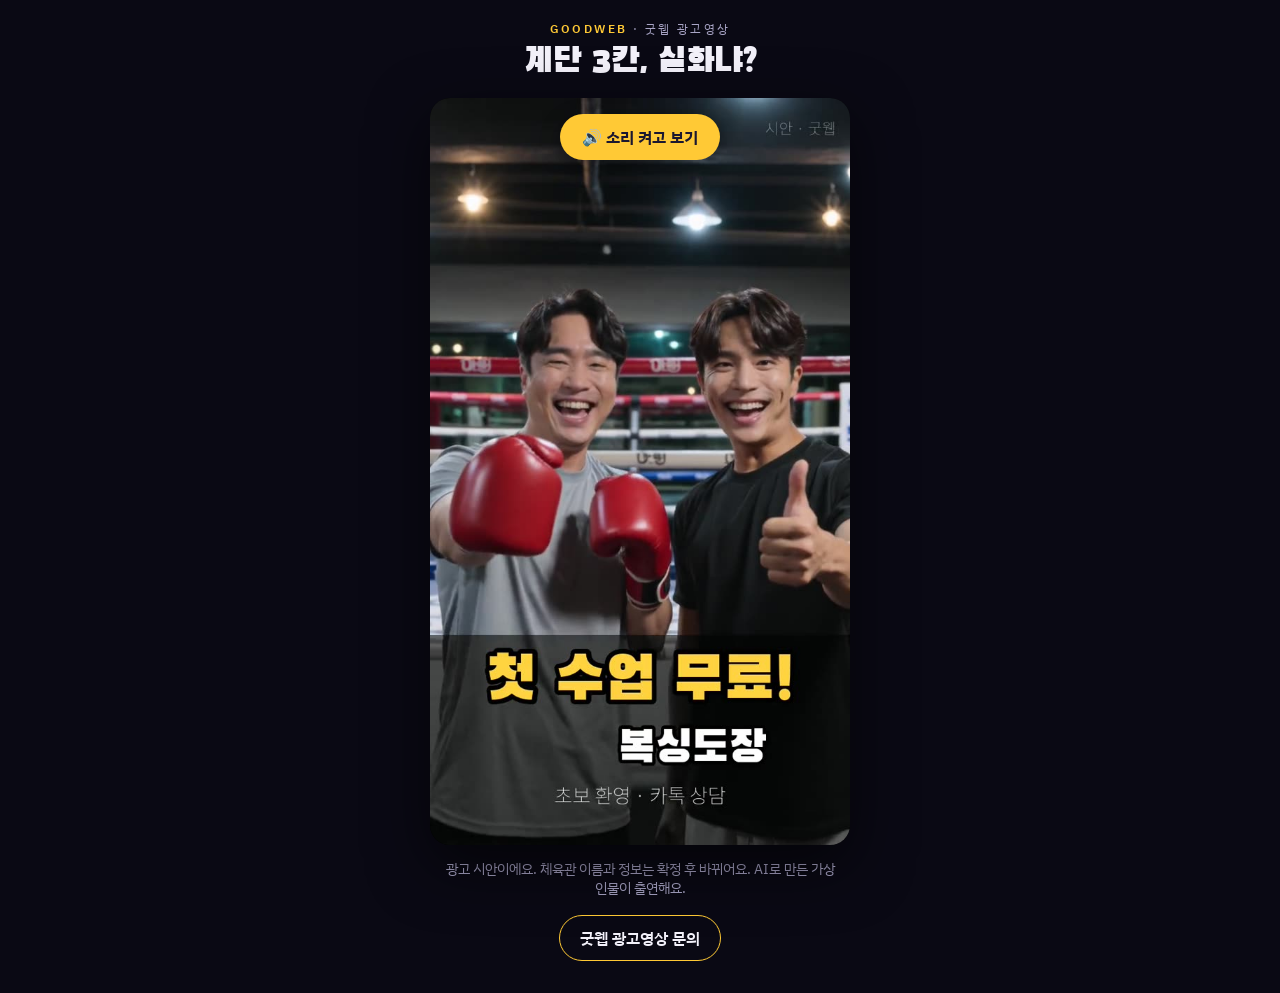
<file: okdigitalssem/ads/boxing/index.html>
<!doctype html><html lang="ko"><head><meta charset="utf-8"><meta name="viewport" content="width=device-width, initial-scale=1, viewport-fit=cover"><meta name="robots" content="noindex">
<title>계단 3칸, 실화냐?</title>
<meta property="og:type" content="video.other"><meta property="og:title" content="계단 3칸, 실화냐?"><meta property="og:description" content="참다 참다 샌드백에서 푼다! 복싱도장 15초 광고 시안">
<meta property="og:image" content="https://okdigitalssem.github.io/fruitcheoline2-homepage/okdigitalssem/ads/boxing/poster.jpg"><meta property="og:image:width" content="600"><meta property="og:image:height" content="1067">
<meta property="og:video" content="https://okdigitalssem.github.io/fruitcheoline2-homepage/okdigitalssem/ads/boxing/ad.mp4"><meta property="og:url" content="https://okdigitalssem.github.io/fruitcheoline2-homepage/okdigitalssem/ads/boxing/">
<link rel="stylesheet" href="https://fonts.googleapis.com/css2?family=Black+Han+Sans&family=IBM+Plex+Sans+KR:wght@400;600&display=swap">
<style>
:root{--bg:#0A0914;--ink:#F3F1FA;--muted:#A9A5C6;--sign:#FFC935;color-scheme:dark}
*{box-sizing:border-box}
body{margin:0;background:var(--bg);color:var(--ink);font-family:"IBM Plex Sans KR","Apple SD Gothic Neo",sans-serif;min-height:100%;display:flex;flex-direction:column;align-items:center;padding:20px 16px 32px;word-break:keep-all}
h1{font-family:"Black Han Sans",sans-serif;font-weight:400;font-size:clamp(24px,6vw,34px);margin:4px 0 14px;text-align:center}
.mk{font-size:12px;letter-spacing:.2em;color:var(--muted)}.mk b{color:var(--sign);font-weight:600}
.v{position:relative;width:min(100%,420px);aspect-ratio:9/16;border-radius:20px;overflow:hidden;background:#000;box-shadow:0 20px 60px rgba(0,0,0,.6)}
.v video{width:100%;height:100%;object-fit:cover;display:block}
.snd{position:absolute;left:50%;top:16px;transform:translateX(-50%);background:var(--sign);color:#1B1730;border:0;border-radius:30px;padding:12px 22px;font:700 16px "IBM Plex Sans KR",sans-serif;cursor:pointer;box-shadow:0 6px 20px rgba(0,0,0,.4)}
.snd.on{background:rgba(10,9,20,.7);color:var(--ink);border:1px solid var(--sign);bottom:auto;top:14px;left:auto;right:14px;transform:none;padding:7px 14px;font-size:13px}
p{color:var(--muted);font-size:14px;text-align:center;margin:14px 0 0;max-width:420px}
a.cta{margin-top:18px;display:inline-block;background:transparent;color:var(--ink);border:1px solid var(--sign);border-radius:30px;padding:11px 20px;text-decoration:none;font-weight:600}
</style></head><body>
<div class="mk"><b>GOODWEB</b> · 굿웹 광고영상</div>
<h1>계단 3칸, 실화냐?</h1>
<div class="v"><video id="v" src="ad.mp4" poster="poster.jpg" playsinline autoplay muted loop preload="auto"></video><button class="snd" id="s" type="button">🔊 소리 켜고 보기</button></div>
<p>광고 시안이에요. 체육관 이름과 정보는 확정 후 바뀌어요. AI로 만든 가상 인물이 출연해요.</p>
<a class="cta" href="../../plans/">굿웹 광고영상 문의</a>
<script>
var v=document.getElementById('v'),s=document.getElementById('s');
function lab(){var on=!v.muted&&!v.paused;s.textContent=on?'소리 끄기':'🔊 소리 켜고 보기';s.classList.toggle('on',on);}
s.addEventListener('click',function(){if(v.muted||v.paused){v.muted=false;v.currentTime=0;var p=v.play();if(p&&p.catch)p.catch(function(){v.muted=true;lab();});}else{v.muted=true;}setTimeout(lab,150);});
['play','pause','volumechange'].forEach(function(e){v.addEventListener(e,lab);});
</script></body></html>
</file>
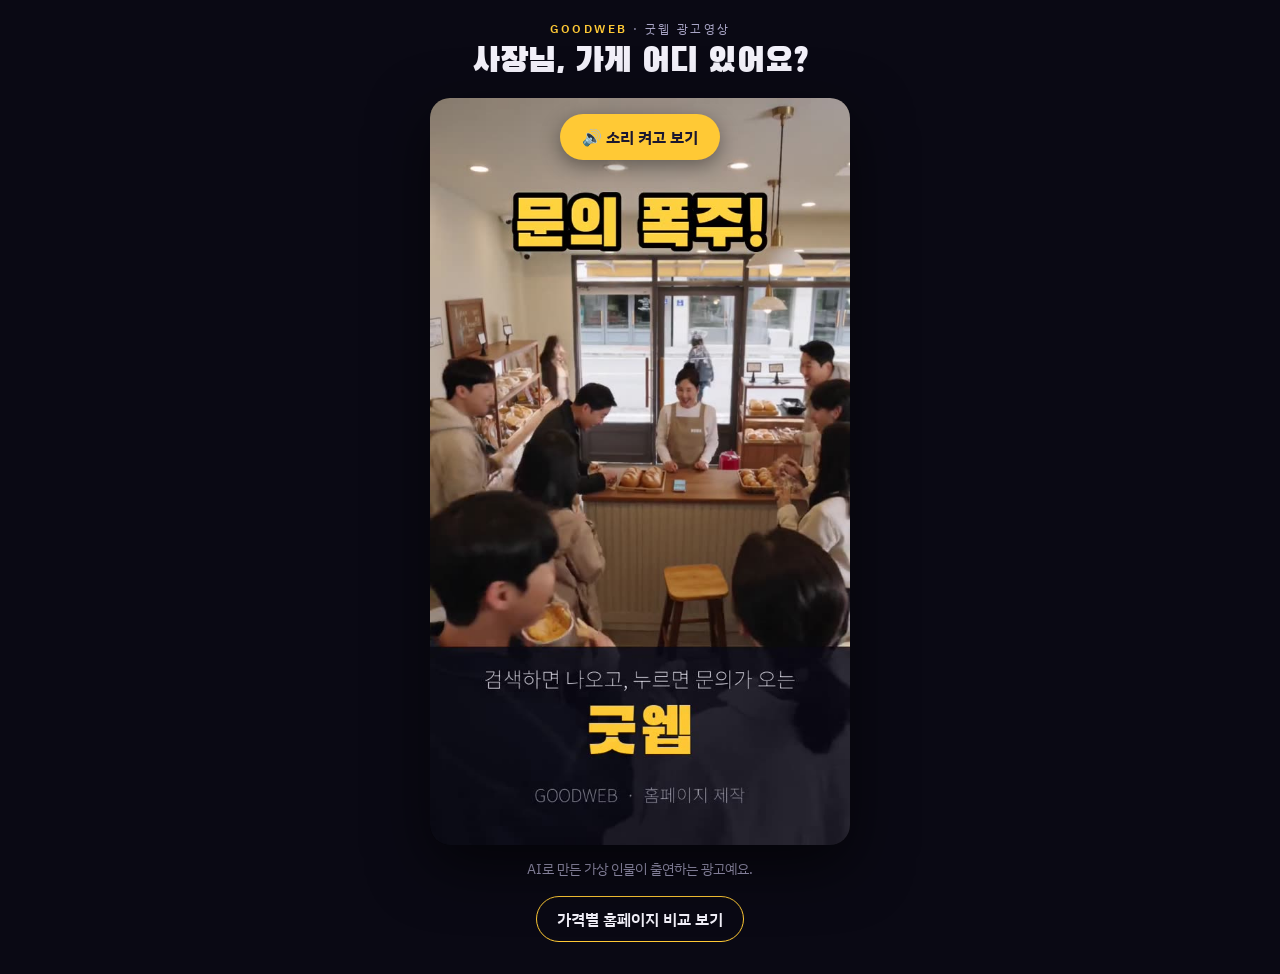
<file: okdigitalssem/ads/goodweb/index.html>
<!doctype html><html lang="ko"><head><meta charset="utf-8"><meta name="viewport" content="width=device-width, initial-scale=1, viewport-fit=cover"><meta name="robots" content="noindex">
<title>사장님, 가게 어디 있어요?</title>
<meta property="og:type" content="video.other"><meta property="og:title" content="사장님, 가게 어디 있어요?"><meta property="og:description" content="홈페이지 하나 만들었을 뿐인데 문의 폭주! 굿웹 15초 광고">
<meta property="og:image" content="https://okdigitalssem.github.io/fruitcheoline2-homepage/okdigitalssem/ads/goodweb/poster.jpg"><meta property="og:image:width" content="600"><meta property="og:image:height" content="1067">
<meta property="og:video" content="https://okdigitalssem.github.io/fruitcheoline2-homepage/okdigitalssem/ads/goodweb/ad.mp4"><meta property="og:url" content="https://okdigitalssem.github.io/fruitcheoline2-homepage/okdigitalssem/ads/goodweb/">
<link rel="stylesheet" href="https://fonts.googleapis.com/css2?family=Black+Han+Sans&family=IBM+Plex+Sans+KR:wght@400;600&display=swap">
<style>
:root{--bg:#0A0914;--ink:#F3F1FA;--muted:#A9A5C6;--sign:#FFC935;color-scheme:dark}
*{box-sizing:border-box}
body{margin:0;background:var(--bg);color:var(--ink);font-family:"IBM Plex Sans KR","Apple SD Gothic Neo",sans-serif;min-height:100%;display:flex;flex-direction:column;align-items:center;padding:20px 16px 32px;word-break:keep-all}
h1{font-family:"Black Han Sans",sans-serif;font-weight:400;font-size:clamp(24px,6vw,34px);margin:4px 0 14px;text-align:center}
.mk{font-size:12px;letter-spacing:.2em;color:var(--muted)}.mk b{color:var(--sign);font-weight:600}
.v{position:relative;width:min(100%,420px);aspect-ratio:9/16;border-radius:20px;overflow:hidden;background:#000;box-shadow:0 20px 60px rgba(0,0,0,.6)}
.v video{width:100%;height:100%;object-fit:cover;display:block}
.snd{position:absolute;left:50%;top:16px;transform:translateX(-50%);background:var(--sign);color:#1B1730;border:0;border-radius:30px;padding:12px 22px;font:700 16px "IBM Plex Sans KR",sans-serif;cursor:pointer;box-shadow:0 6px 20px rgba(0,0,0,.4)}
.snd.on{background:rgba(10,9,20,.7);color:var(--ink);border:1px solid var(--sign);bottom:auto;top:14px;left:auto;right:14px;transform:none;padding:7px 14px;font-size:13px}
p{color:var(--muted);font-size:14px;text-align:center;margin:14px 0 0;max-width:420px}
a.cta{margin-top:18px;display:inline-block;background:transparent;color:var(--ink);border:1px solid var(--sign);border-radius:30px;padding:11px 20px;text-decoration:none;font-weight:600}
</style></head><body>
<div class="mk"><b>GOODWEB</b> · 굿웹 광고영상</div>
<h1>사장님, 가게 어디 있어요?</h1>
<div class="v"><video id="v" src="ad.mp4?v=2" poster="poster.jpg" playsinline autoplay muted loop preload="auto"></video><button class="snd" id="s" type="button">🔊 소리 켜고 보기</button></div>
<p>AI로 만든 가상 인물이 출연하는 광고예요.</p>
<a class="cta" href="../../plans/">가격별 홈페이지 비교 보기</a>
<script>
var v=document.getElementById('v'),s=document.getElementById('s');
function lab(){var on=!v.muted&&!v.paused;s.textContent=on?'소리 끄기':'🔊 소리 켜고 보기';s.classList.toggle('on',on);}
s.addEventListener('click',function(){if(v.muted||v.paused){v.muted=false;v.currentTime=0;var p=v.play();if(p&&p.catch)p.catch(function(){v.muted=true;lab();});}else{v.muted=true;}setTimeout(lab,150);});
['play','pause','volumechange'].forEach(function(e){v.addEventListener(e,lab);});
</script></body></html>
</file>
<file: css/style.css>
/* ============================================================
   과일철이네2 홈페이지 스타일시트
   - 상세페이지 스타일: 검정 히어로 → 노란 띠 → POINT → 상품 →
     말풍선 → 쿠폰 → 안내 → 검정 마무리
   ============================================================ */

/* ---------- 색상 / 기본 변수 ---------- */
:root {
  --ink: #1c1714;
  --ink-2: #2b221d;
  --ink-soft: #5a4f47;
  --yellow: #ffc21a;
  --yellow-light: #ffe07a;
  /* ★ 홈페이지 3가지 색 ★
     초록(메인: 제목·로고·버튼) / 노랑(바탕 띠) / 주황(작은 강조) */
  --green: #2e7d4f;
  --green-deep: #1d5a36;
  --green-light: #e8f4ec;
  --orange: #ff8a1f;
  --orange-deep: #ff7a0f;
  --cream: #fff8ea;
  --cream-2: #fdf0d5;
  --white: #ffffff;
  --line: #f0e2c6;

  --color-kakao: #fee500;
  --color-kakao-text: #3a1d1d;
  --color-naver: #03c75a;
  --color-naver-text: #ffffff;

  --font-body: "Noto Sans KR", "Apple SD Gothic Neo", "Malgun Gothic", -apple-system,
    BlinkMacSystemFont, "Segoe UI", Roboto, sans-serif;
  --font-display: "Black Han Sans", "Noto Sans KR", "Apple SD Gothic Neo", "Malgun Gothic", sans-serif;

  --radius-lg: 24px;
  --radius-md: 16px;
  --radius-pill: 999px;
  --shadow: 0 10px 28px rgba(60, 30, 5, 0.12);
  --shadow-strong: 0 18px 40px rgba(60, 30, 5, 0.22);
  --header-height: 64px;
  --max-width: 1120px;
}

/* ---------- 기본 리셋 ---------- */
* {
  box-sizing: border-box;
}

html {
  scroll-behavior: smooth;
}

body {
  margin: 0;
  background: var(--cream);
  color: var(--ink);
  font-family: var(--font-body);
  font-size: 17px;
  line-height: 1.65;
  -webkit-font-smoothing: antialiased;
  overflow-x: hidden;
  width: 100%;
  word-break: keep-all;
}

img {
  max-width: 100%;
  display: block;
}

a {
  color: inherit;
  text-decoration: none;
}

h1, h2, h3, p, dl, dd {
  margin: 0;
}

button {
  font: inherit;
}

[hidden] {
  display: none !important;
}

section {
  scroll-margin-top: var(--header-height);
}

.wrap {
  max-width: var(--max-width);
  margin: 0 auto;
  padding-left: 20px;
  padding-right: 20px;
}

/* ---------- 제목 공통 ---------- */
.display {
  font-family: var(--font-display);
  /* Black Han Sans는 한 가지 굵기뿐이라 가짜 굵게를 막고,
     글꼴이 못 불러와질 때는 기본 글꼴을 가장 굵게 보여줍니다 */
  font-weight: 900;
  font-synthesis: none;
  letter-spacing: -0.01em;
  line-height: 1.15;
}

/* 흰 테두리 + 그림자가 들어간 빨간 글씨 (상세페이지 느낌) */
.outline {
  color: var(--green);
  text-shadow:
    -3px -3px 0 #fff, 3px -3px 0 #fff, -3px 3px 0 #fff, 3px 3px 0 #fff,
    0 -3px 0 #fff, 0 3px 0 #fff, -3px 0 0 #fff, 3px 0 0 #fff,
    6px 7px 0 rgba(29, 90, 54, 0.35);
}

.tilt {
  display: inline-block;
  transform: rotate(-4deg);
}

.red {
  color: var(--green);
}

.section {
  padding: 88px 0;
}

.section-head {
  text-align: center;
  margin-bottom: 44px;
}

.eyebrow {
  font-weight: 700;
  font-size: clamp(16px, 2.2vw, 20px);
  color: var(--ink-soft);
  margin-bottom: 8px;
}

.eyebrow.dark {
  color: var(--ink);
}

.section-title {
  font-size: clamp(38px, 7vw, 64px);
}

.section-desc {
  margin-top: 16px;
  color: var(--ink-soft);
  font-size: clamp(15px, 1.9vw, 18px);
}

.section-desc:empty {
  display: none;
}

.section-cta {
  margin-top: 40px;
  text-align: center;
}

/* ---------- 버튼 ---------- */
.btn {
  display: inline-flex;
  align-items: center;
  justify-content: center;
  gap: 6px;
  padding: 14px 26px;
  border-radius: var(--radius-pill);
  font-weight: 800;
  font-size: 16px;
  border: none;
  cursor: pointer;
  transition: transform 0.2s ease, box-shadow 0.2s ease, filter 0.2s ease;
  white-space: nowrap;
}

.btn-large {
  padding: 18px 34px;
  font-size: 18px;
}

.btn-primary {
  background: linear-gradient(180deg, #3f9a62 0%, var(--green) 100%);
  color: var(--white);
  box-shadow: 0 6px 0 var(--green-deep);
}

.btn-kakao {
  background: var(--color-kakao);
  color: var(--color-kakao-text);
}

.btn-naver {
  background: var(--color-naver);
  color: var(--color-naver-text);
}

@media (hover: hover) {
  .btn:hover {
    transform: translateY(-2px);
    filter: brightness(1.04);
    box-shadow: var(--shadow);
  }
  .btn-primary:hover {
    box-shadow: 0 8px 0 var(--green-deep);
  }
}

.btn:active {
  transform: translateY(1px);
}

/* ---------- 헤더 ---------- */
.site-header {
  position: sticky;
  top: 0;
  z-index: 100;
  height: var(--header-height);
  background: rgba(28, 23, 20, 0.92);
  backdrop-filter: blur(10px);
  -webkit-backdrop-filter: blur(10px);
  color: var(--white);
  transition: box-shadow 0.2s ease;
}

.site-header.is-scrolled {
  box-shadow: 0 6px 20px rgba(0, 0, 0, 0.25);
}

.header-inner {
  max-width: var(--max-width);
  margin: 0 auto;
  height: 100%;
  padding: 0 20px;
  display: flex;
  align-items: center;
  gap: 24px;
}

.logo {
  display: inline-flex;
  align-items: center;
  gap: 8px;
  font-family: var(--font-display);
  font-weight: 900;
  font-synthesis: none;
  font-size: 24px;
  color: var(--yellow);
  flex-shrink: 0;
}

.logo-mark {
  font-size: 22px;
}

.main-nav {
  display: flex;
  gap: 4px;
  margin-left: auto;
}

.nav-link {
  padding: 8px 12px;
  border-radius: var(--radius-pill);
  font-size: 15px;
  font-weight: 600;
  color: rgba(255, 255, 255, 0.85);
  white-space: nowrap;
  transition: background 0.2s ease, color 0.2s ease;
}

.nav-link:hover {
  background: rgba(255, 194, 26, 0.16);
  color: var(--yellow);
}

.btn-header-kakao {
  padding: 10px 18px;
  font-size: 14px;
}

.menu-toggle {
  display: none;
  width: 44px;
  height: 44px;
  margin-left: auto;
  background: none;
  border: none;
  cursor: pointer;
  padding: 10px;
  flex-direction: column;
  justify-content: space-between;
}

.menu-toggle span {
  display: block;
  height: 3px;
  border-radius: 3px;
  background: var(--white);
  transition: transform 0.25s ease, opacity 0.25s ease;
}

.menu-toggle[aria-expanded="true"] span:nth-child(1) {
  transform: translateY(8.5px) rotate(45deg);
}
.menu-toggle[aria-expanded="true"] span:nth-child(2) {
  opacity: 0;
}
.menu-toggle[aria-expanded="true"] span:nth-child(3) {
  transform: translateY(-8.5px) rotate(-45deg);
}

/* ---------- 히어로 (검정) ---------- */
.hero {
  position: relative;
  background:
    radial-gradient(ellipse at 80% 20%, rgba(255, 138, 31, 0.22), transparent 55%),
    radial-gradient(ellipse at 10% 90%, rgba(46, 125, 79, 0.18), transparent 50%),
    var(--ink);
  color: var(--white);
  overflow: hidden;
}

.hero-inner {
  display: grid;
  grid-template-columns: 1.05fr 1fr;
  align-items: center;
  gap: 48px;
  padding-top: 72px;
  padding-bottom: 80px;
}

.hero-question {
  font-size: clamp(18px, 2.6vw, 26px);
  font-weight: 700;
  color: rgba(255, 255, 255, 0.92);
}

.hero-headline {
  margin-top: 10px;
  font-size: clamp(48px, 8.4vw, 92px);
  background: linear-gradient(180deg, var(--yellow-light) 0%, var(--yellow) 45%, var(--orange) 100%);
  -webkit-background-clip: text;
  background-clip: text;
  color: var(--yellow);
  -webkit-text-fill-color: transparent;
  filter: drop-shadow(0 6px 0 rgba(29, 90, 54, 0.85));
}

.hero-sub {
  margin-top: 22px;
  font-size: clamp(15px, 1.8vw, 18px);
  color: rgba(255, 255, 255, 0.78);
}

.hero-buttons {
  margin-top: 34px;
  display: flex;
  flex-wrap: wrap;
  gap: 14px;
}

.hero-visual {
  position: relative;
}

.hero-photo {
  border-radius: 32px;
  overflow: hidden;
  box-shadow: 0 30px 60px rgba(0, 0, 0, 0.55);
  border: 4px solid rgba(255, 194, 26, 0.9);
  aspect-ratio: 1 / 1;
}

.hero-photo img {
  width: 100%;
  height: 100%;
  object-fit: cover;
}

.stamp {
  position: absolute;
  left: -26px;
  bottom: -26px;
  width: 128px;
  height: 128px;
  border-radius: 50%;
  background: var(--orange-deep);
  color: var(--white);
  display: flex;
  align-items: center;
  justify-content: center;
  text-align: center;
  font-weight: 900;
  font-size: 17px;
  line-height: 1.3;
  transform: rotate(-12deg);
  box-shadow: 0 0 0 5px var(--orange-deep), 0 0 0 7px rgba(255, 255, 255, 0.9),
    0 14px 30px rgba(0, 0, 0, 0.45);
  outline: 2px dashed rgba(255, 255, 255, 0.85);
  outline-offset: -12px;
}

/* 흐르는 과일 이름 띠 */
.hero-ticker {
  background: var(--green);
  color: var(--white);
  overflow: hidden;
  white-space: nowrap;
  padding: 12px 0;
  font-weight: 800;
  font-size: 16px;
}

.ticker-track {
  display: inline-flex;
  gap: 36px;
  padding-left: 36px;
  animation: ticker 50s linear infinite;
}

@keyframes ticker {
  from {
    transform: translateX(0);
  }
  to {
    transform: translateX(-50%);
  }
}

/* ---------- 노란 띠 ---------- */
.hook {
  background: var(--yellow);
  text-align: center;
  padding: 72px 0 84px;
  position: relative;
}

.hook-question {
  font-size: clamp(20px, 3.2vw, 30px);
  font-weight: 900;
  line-height: 1.45;
}

.hook-circle {
  width: min(360px, 72vw);
  aspect-ratio: 1 / 1;
  margin: 36px auto 30px;
  border-radius: 50%;
  overflow: hidden;
  border: 8px solid var(--white);
  box-shadow: var(--shadow-strong);
}

.hook-circle img {
  width: 100%;
  height: 100%;
  object-fit: cover;
}

.hook-small {
  font-weight: 800;
  font-size: clamp(16px, 2.2vw, 20px);
}

.hook-big {
  margin-top: 10px;
  font-size: clamp(40px, 8vw, 80px);
}

/* ---------- 사진 공통 + 사진 없을 때 ---------- */
.photo {
  position: relative;
  overflow: hidden;
  background: var(--cream-2);
}

.photo img {
  width: 100%;
  height: 100%;
  object-fit: cover;
  transition: transform 0.4s ease;
}

.photo.is-error img {
  display: none;
}

.photo-fallback {
  position: absolute;
  top: 0;
  right: 0;
  bottom: 0;
  left: 0;
  display: none;
  flex-direction: column;
  align-items: center;
  justify-content: center;
  gap: 6px;
  background: linear-gradient(135deg, #fff3d6, #ffe3b8);
}

.photo.is-error .photo-fallback {
  display: flex;
}

.photo-emoji {
  font-size: 48px;
}

.photo-fallback-text {
  font-size: 13px;
  font-weight: 700;
  color: var(--ink-soft);
}

/* ---------- 소개 + POINT ---------- */
.about {
  background: var(--white);
}

.pill {
  display: inline-block;
  padding: 5px 14px;
  border-radius: var(--radius-pill);
  background: var(--green);
  color: var(--white);
  font-weight: 900;
  font-size: 13px;
  letter-spacing: 0.06em;
}

.points {
  display: grid;
  gap: 28px;
  max-width: 900px;
  margin: 0 auto;
}

.point {
  display: grid;
  grid-template-columns: 300px 1fr;
  align-items: center;
  gap: 36px;
  padding: 22px;
  border-radius: var(--radius-lg);
  background: var(--cream);
  border: 2px solid var(--line);
}

.point:nth-child(even) {
  grid-template-columns: 1fr 300px;
}

.point:nth-child(even) .point-photo {
  order: 2;
}

.point-photo {
  aspect-ratio: 4 / 3;
  border-radius: var(--radius-md);
  border: 3px solid var(--white);
  box-shadow: 0 8px 20px rgba(29, 90, 54, 0.15);
}

.point-title {
  margin: 12px 0 10px;
  font-size: clamp(28px, 4.4vw, 40px);
  color: var(--green);
}

.point-desc {
  color: var(--ink-soft);
  font-size: 16px;
}

/* ---------- 과일 20종 ---------- */
.products {
  background: var(--cream);
}

.season-tabs {
  display: flex;
  justify-content: center;
  flex-wrap: wrap;
  gap: 10px;
  margin-bottom: 32px;
}

.season-tab {
  padding: 10px 22px;
  border-radius: var(--radius-pill);
  border: 2px solid var(--ink);
  background: var(--white);
  color: var(--ink);
  font-weight: 800;
  font-size: 15px;
  cursor: pointer;
  transition: background 0.2s ease, color 0.2s ease, transform 0.2s ease;
}

.season-tab:hover {
  transform: translateY(-1px);
}

.season-tab.is-active {
  background: var(--ink);
  color: var(--yellow);
}

.fruit-grid {
  display: grid;
  grid-template-columns: repeat(4, 1fr);
  gap: 20px;
}

.fruit-card {
  position: relative;
  background: var(--white);
  border-radius: var(--radius-md);
  overflow: hidden;
  box-shadow: var(--shadow);
  display: flex;
  flex-direction: column;
  transition: transform 0.25s ease, box-shadow 0.25s ease;
}

@media (hover: hover) {
  .fruit-card:hover {
    transform: translateY(-4px);
    box-shadow: var(--shadow-strong);
  }
  .fruit-card:hover .photo img {
    transform: scale(1.05);
  }
}

.fruit-photo {
  aspect-ratio: 1 / 1;
}

.fruit-pick {
  position: absolute;
  top: 10px;
  left: 10px;
  padding: 4px 12px;
  border-radius: var(--radius-pill);
  background: var(--green);
  color: var(--white);
  font-weight: 900;
  font-size: 13px;
  box-shadow: 0 4px 10px rgba(29, 90, 54, 0.4);
}

.fruit-info {
  padding: 14px 16px 16px;
  display: flex;
  flex-direction: column;
  flex: 1;
}

.fruit-season {
  align-self: flex-start;
  padding: 2px 10px;
  border-radius: var(--radius-pill);
  background: var(--yellow);
  font-size: 12px;
  font-weight: 800;
  margin-bottom: 6px;
}

.fruit-name {
  font-size: 19px;
  font-weight: 900;
}

.fruit-desc {
  margin-top: 4px;
  font-size: 14px;
  color: var(--ink-soft);
  line-height: 1.5;
  flex: 1;
}

.fruit-ask {
  margin-top: 12px;
  align-self: flex-start;
  font-size: 14px;
  font-weight: 800;
  padding: 6px 14px;
  border-radius: var(--radius-pill);
}

/* ---------- 선물세트 ---------- */
.gift {
  background: var(--white);
}

.gift-cards {
  display: grid;
  grid-template-columns: repeat(3, 1fr);
  gap: 22px;
}

.gift-card {
  border-radius: var(--radius-lg);
  overflow: hidden;
  background: var(--cream);
  border: 2px solid var(--line);
}

.gift-photo {
  aspect-ratio: 4 / 3;
}

.gift-body {
  padding: 18px 20px 22px;
  text-align: center;
}

.gift-card-title {
  font-family: var(--font-display);
  font-weight: 900;
  font-synthesis: none;
  font-size: 26px;
  color: var(--green);
}

.gift-card-desc {
  margin-top: 6px;
  font-size: 15px;
  color: var(--ink-soft);
}

/* ---------- 추천 말풍선 (주황) ---------- */
.recommend {
  background: linear-gradient(180deg, #fff1c2 0%, var(--yellow) 100%);
}

.bubbles {
  display: grid;
  gap: 48px;
  padding-top: 20px;
  max-width: 720px;
  margin: 0 auto;
}

.bubble {
  position: relative;
  background: var(--white);
  border-radius: 28px;
  padding: 0 24px 22px;
  text-align: center;
  box-shadow: var(--shadow);
}

.bubble-title {
  display: inline-block;
  margin-top: -22px;
  margin-bottom: 14px;
  padding: 10px 22px;
  border-radius: var(--radius-pill);
  background: var(--green);
  color: var(--white);
  font-weight: 900;
  font-size: clamp(15px, 2.2vw, 18px);
  box-shadow: 0 5px 0 var(--green-deep);
}

.bubble-desc {
  color: var(--ink-soft);
  font-size: 15px;
}

.bubble:nth-child(odd)::after,
.bubble:nth-child(even)::after {
  content: "";
  position: absolute;
  bottom: -12px;
  width: 24px;
  height: 24px;
  background: var(--white);
  transform: rotate(45deg);
  border-radius: 4px;
}

.bubble:nth-child(odd)::after {
  left: 48px;
}

.bubble:nth-child(even)::after {
  right: 48px;
}

/* ---------- 혜택 쿠폰 (노랑) ---------- */
.benefits {
  background: var(--yellow);
  padding-top: 40px;
}

.coupons {
  display: grid;
  grid-template-columns: repeat(3, 1fr);
  gap: 20px;
}

.coupon {
  position: relative;
  background: var(--white);
  border-radius: var(--radius-md);
  padding: 28px 18px 26px;
  text-align: center;
  box-shadow: var(--shadow);
  border: 2px dashed var(--green);
  outline: 6px solid var(--white);
}

.coupon::before,
.coupon::after {
  content: "";
  position: absolute;
  top: 50%;
  width: 22px;
  height: 22px;
  margin-top: -11px;
  border-radius: 50%;
  background: var(--yellow);
}

.coupon::before {
  left: -17px;
}

.coupon::after {
  right: -17px;
}

.coupon-label {
  display: inline-block;
  padding: 4px 12px;
  border-radius: var(--radius-pill);
  background: var(--ink);
  color: var(--yellow);
  font-weight: 900;
  font-size: 12px;
  letter-spacing: 0.08em;
}

.coupon-big {
  margin: 12px 0 8px;
  font-size: clamp(30px, 4.4vw, 40px);
  color: var(--green);
}

.coupon-desc {
  font-size: 14px;
  color: var(--ink-soft);
  font-weight: 500;
}

/* ---------- 배달 / 영업 / 방문 안내 ---------- */
.info {
  background: var(--cream);
}

.info-grid {
  display: grid;
  grid-template-columns: repeat(3, 1fr);
  gap: 20px;
}

.info-box {
  background: var(--white);
  border-radius: var(--radius-lg);
  padding: 28px 24px;
  box-shadow: var(--shadow);
  border-top: 8px solid var(--green);
  display: flex;
  flex-direction: column;
  scroll-margin-top: calc(var(--header-height) + 16px);
}

.info-badge {
  align-self: flex-start;
  padding: 3px 12px;
  border-radius: var(--radius-pill);
  background: var(--ink);
  color: var(--yellow);
  font-weight: 900;
  font-size: 12px;
  letter-spacing: 0.1em;
}

.info-title {
  margin: 12px 0 18px;
  font-size: 21px;
  font-weight: 900;
  line-height: 1.35;
}

.info-list {
  display: grid;
  gap: 12px;
  align-content: start;
  flex: 1;
}

.info-list > div {
  display: grid;
  grid-template-columns: 72px 1fr;
  gap: 10px;
  padding-bottom: 12px;
  border-bottom: 1px dashed var(--line);
}

.info-list dt {
  font-weight: 800;
  color: var(--green);
  font-size: 15px;
}

.info-list dd {
  font-weight: 700;
  font-size: 15px;
}

.info-list dd a {
  text-decoration: underline;
}

.info-note {
  margin-top: 14px;
  font-size: 13px;
  color: var(--ink-soft);
  line-height: 1.55;
}

.info-note:empty {
  display: none;
}

.info-box .btn {
  margin-top: 20px;
  font-size: 15px;
  white-space: normal;
  text-align: center;
}

/* ---------- 마지막 CTA (검정) ---------- */
.finale {
  position: relative;
  background: var(--ink);
  color: var(--white);
  text-align: center;
  overflow: hidden;
}

.finale-bg {
  position: absolute;
  top: 0;
  right: 0;
  bottom: 0;
  left: 0;
}

.finale-bg img {
  width: 100%;
  height: 100%;
  object-fit: cover;
  opacity: 0.32;
}

.finale-bg::after {
  content: "";
  position: absolute;
  top: 0;
  right: 0;
  bottom: 0;
  left: 0;
  background: linear-gradient(180deg, rgba(28, 23, 20, 0.55) 0%, rgba(28, 23, 20, 0.92) 100%);
}

.finale-inner {
  position: relative;
  padding-top: 110px;
  padding-bottom: 110px;
}

.finale-small {
  font-size: clamp(16px, 2.2vw, 20px);
  font-weight: 700;
  color: rgba(255, 255, 255, 0.85);
}

.finale-big {
  margin-top: 14px;
  font-size: clamp(38px, 6.6vw, 68px);
  color: var(--yellow);
  text-shadow: 0 5px 0 rgba(29, 90, 54, 0.9);
}

.contact-buttons {
  margin-top: 40px;
  display: flex;
  justify-content: center;
  flex-wrap: wrap;
  gap: 14px;
}

/* ---------- 푸터 ---------- */
.site-footer {
  background: #120e0c;
  color: rgba(255, 255, 255, 0.72);
  text-align: center;
}

.footer-inner {
  padding-top: 48px;
  padding-bottom: 40px;
}

.footer-store-name {
  font-size: 30px;
  color: var(--yellow);
}

.footer-copy {
  margin-top: 6px;
  font-size: 14px;
}

.footer-links {
  margin: 22px 0;
  display: flex;
  flex-wrap: wrap;
  justify-content: center;
  gap: 8px 18px;
  font-size: 14px;
}

.footer-links a:hover {
  color: var(--yellow);
}

.footer-info {
  display: flex;
  flex-wrap: wrap;
  justify-content: center;
  gap: 4px 18px;
  margin-bottom: 14px;
  font-size: 14px;
}

.footer-info a:hover {
  color: var(--yellow);
}

.footer-bottom {
  font-size: 12px;
  color: rgba(255, 255, 255, 0.45);
}

/* ---------- 모바일 하단 고정바 ---------- */
.mobile-fixed-bar {
  display: none;
}

/* ---------- 등장 애니메이션 ---------- */
.reveal {
  opacity: 0;
  transform: translateY(28px);
  transition: opacity 0.7s ease, transform 0.7s ease;
}

.reveal.is-visible {
  opacity: 1;
  transform: none;
}

@media (prefers-reduced-motion: reduce) {
  html {
    scroll-behavior: auto;
  }
  .reveal {
    opacity: 1;
    transform: none;
    transition: none;
  }
  .ticker-track {
    animation: none;
  }
  .btn,
  .fruit-card,
  .photo img {
    transition: none;
  }
}

/* ---------- 15초 홍보 영상 (예고편) ---------- */
.trailer {
  background:
    radial-gradient(circle at 50% 62%, rgba(255, 194, 26, 0.28) 0, rgba(255, 194, 26, 0) 55%),
    var(--cream);
  text-align: center;
}

.trailer-head {
  margin-bottom: 36px;
}

.trailer-phone {
  position: relative;
  width: min(340px, 76vw);
  margin: 0 auto;
}

.trailer-video {
  display: block;
  width: 100%;
  aspect-ratio: 9 / 16;
  object-fit: cover;
  border: 10px solid var(--ink);
  border-radius: 36px;
  background: var(--ink);
  box-shadow: var(--shadow-strong);
}

.trailer-sound {
  margin-top: 20px;
  padding: 12px 26px;
  border: 0;
  border-radius: var(--radius-pill);
  background: var(--ink);
  color: var(--white);
  font: inherit;
  font-weight: 800;
  font-size: 16px;
  cursor: pointer;
  box-shadow: var(--shadow);
}

.trailer-sound[aria-pressed="true"] {
  background: var(--yellow);
  color: var(--ink);
}

/* ============================================================
   반응형
   ============================================================ */
@media (max-width: 1024px) {
  .main-nav {
    gap: 0;
  }
  .nav-link {
    padding: 8px 8px;
    font-size: 14px;
  }
  .fruit-grid {
    grid-template-columns: repeat(3, 1fr);
  }
}

@media (max-width: 920px) and (min-width: 861px) {
  .nav-link {
    padding: 8px 6px;
    font-size: 13.5px;
  }
}

@media (max-width: 860px) {
  .btn-header-kakao {
    display: none;
  }

  .menu-toggle {
    display: flex;
  }

  .main-nav {
    position: absolute;
    top: var(--header-height);
    left: 0;
    right: 0;
    flex-direction: column;
    gap: 0;
    padding: 8px 16px 16px;
    background: var(--ink);
    box-shadow: 0 16px 30px rgba(0, 0, 0, 0.35);
    transform: translateY(-8px);
    opacity: 0;
    visibility: hidden;
    transition: opacity 0.2s ease, transform 0.2s ease, visibility 0.2s;
  }

  .main-nav.is-open {
    transform: none;
    opacity: 1;
    visibility: visible;
  }

  .nav-link {
    padding: 14px 8px;
    font-size: 16px;
    border-radius: 0;
    border-bottom: 1px solid rgba(255, 255, 255, 0.08);
  }

  .hero-inner {
    grid-template-columns: 1fr;
    text-align: center;
    gap: 44px;
    padding-top: 48px;
    padding-bottom: 64px;
  }

  .hero-buttons {
    justify-content: center;
  }

  .hero-visual {
    max-width: 440px;
    margin: 0 auto;
    width: 100%;
  }

  .stamp {
    left: -8px;
    bottom: -20px;
    width: 104px;
    height: 104px;
    font-size: 14px;
  }

  .point,
  .point:nth-child(even) {
    grid-template-columns: 1fr;
    gap: 18px;
    text-align: center;
  }

  .point:nth-child(even) .point-photo {
    order: 0;
  }

  .gift-cards,
  .coupons,
  .info-grid {
    grid-template-columns: 1fr;
  }

  .gift-cards {
    max-width: 480px;
    margin: 0 auto;
  }

  .coupons {
    max-width: 420px;
    margin: 0 auto;
    gap: 24px;
  }

  .info-grid {
    max-width: 520px;
    margin: 0 auto;
  }

  /* 모바일 하단 고정 상담바 */
  body {
    padding-bottom: calc(64px + env(safe-area-inset-bottom));
  }

  .mobile-fixed-bar {
    display: grid;
    grid-template-columns: 1fr 1fr;
    position: fixed;
    left: 0;
    right: 0;
    bottom: 0;
    z-index: 90;
    padding-bottom: env(safe-area-inset-bottom);
    background: var(--ink);
    box-shadow: 0 -6px 18px rgba(0, 0, 0, 0.2);
  }

  .mobile-bar-btn {
    display: flex;
    align-items: center;
    justify-content: center;
    height: 64px;
    font-weight: 900;
    font-size: 16px;
  }
}

@media (max-width: 640px) {
  body {
    font-size: 16px;
  }

  .section {
    padding: 64px 0;
  }

  .benefits {
    padding-top: 24px;
  }

  .section-head {
    margin-bottom: 32px;
  }

  .hook {
    padding: 56px 0 64px;
  }

  .fruit-grid {
    grid-template-columns: repeat(2, 1fr);
    gap: 12px;
  }

  .fruit-info {
    padding: 12px 12px 14px;
  }

  .fruit-name {
    font-size: 17px;
  }

  .fruit-desc {
    font-size: 13px;
  }

  .fruit-ask {
    font-size: 13px;
    padding: 5px 12px;
  }

  .season-tab {
    padding: 8px 16px;
    font-size: 14px;
  }

  .hero-buttons .btn {
    flex: 1 1 100%;
  }

  .btn-large {
    padding: 16px 26px;
    font-size: 17px;
  }

  .contact-buttons .btn {
    flex: 1 1 100%;
  }

  .outline {
    text-shadow:
      -2px -2px 0 #fff, 2px -2px 0 #fff, -2px 2px 0 #fff, 2px 2px 0 #fff,
      0 -2px 0 #fff, 0 2px 0 #fff, -2px 0 0 #fff, 2px 0 0 #fff,
      4px 5px 0 rgba(29, 90, 54, 0.35);
  }

  .bubble {
    padding: 0 18px 20px;
  }

  .bubble-title {
    font-size: 15px;
    padding: 9px 16px;
  }

  .finale-inner {
    padding-top: 80px;
    padding-bottom: 80px;
  }
}

@media (max-width: 360px) {
  .wrap,
  .header-inner {
    padding-left: 16px;
    padding-right: 16px;
  }
  .logo {
    font-size: 21px;
  }
  .fruit-grid {
    gap: 10px;
  }
}
</file>
<file: css/cinema.css>
/* ============================================================
   과일철이네2 - 영화 같은 3D 스크롤 효과 스타일 (cinema.css)
   html 에 .cinema 클래스가 있을 때만 적용됩니다.
   (동작 줄이기 설정 기기 / 자바스크립트 꺼짐 → 일반 페이지)
   ============================================================ */

/* ---------- 공통: 장면 번호 ---------- */
.scene-no {
  display: inline-block;
  margin-bottom: 10px;
  padding: 3px 12px;
  border: 1px solid currentColor;
  border-radius: 2px;
  font-size: 11px;
  font-weight: 700;
  letter-spacing: 0.32em;
  color: var(--green);
  font-family: "Courier New", ui-monospace, monospace;
}

.scene-no.dark {
  color: var(--ink);
}

.hero .scene-no {
  color: var(--yellow);
}

.point-photo-wrap {
  min-width: 0;
}

.point:nth-child(even) .point-photo-wrap {
  order: 2;
}

/* 효과가 꺼져 있을 때: 쇼케이스·영화 장치는 숨김 */
html:not(.cinema) .showcase,
html:not(.cinema) .film-intro,
html:not(.cinema) .letterbox,
html:not(.cinema) .film-grain,
html:not(.cinema) .scroll-progress,
html:not(.cinema) .hero-caption,
html:not(.cinema) .scroll-cue {
  display: none;
}

/* ============================================================
   아래부터는 효과가 켜졌을 때만
   ============================================================ */

/* ---------- 오프닝 타이틀 ---------- */
.cinema .film-intro {
  position: fixed;
  top: 0;
  right: 0;
  bottom: 0;
  left: 0;
  z-index: 1000;
  background: #000;
  display: flex;
  flex-direction: column;
  align-items: center;
  justify-content: center;
  gap: 14px;
  color: var(--white);
  pointer-events: none;
  transition: opacity 0.9s ease 0.1s, visibility 0s linear 1s;
}

.film-intro-small {
  font-family: "Courier New", ui-monospace, monospace;
  font-size: 12px;
  letter-spacing: 0.5em;
  color: rgba(255, 255, 255, 0.6);
  animation: intro-in 1.2s ease both;
}

.film-intro-title {
  font-family: var(--font-display);
  font-weight: 900;
  font-synthesis: none;
  font-size: clamp(44px, 9vw, 96px);
  color: var(--yellow);
  letter-spacing: 0.06em;
  animation: intro-title 1.5s cubic-bezier(0.2, 0.8, 0.2, 1) both;
}

@keyframes intro-in {
  from {
    opacity: 0;
    letter-spacing: 1.2em;
  }
}

@keyframes intro-title {
  from {
    opacity: 0;
    transform: perspective(600px) translateZ(-300px) rotateX(30deg);
    filter: blur(12px);
  }
}

.cinema.intro-done .film-intro {
  opacity: 0;
  visibility: hidden;
}

/* ---------- 레터박스 (위아래 검은 띠) ---------- */
.cinema {
  --letterbox: 1;
}

.cinema .letterbox {
  position: fixed;
  left: 0;
  right: 0;
  height: 9vh;
  background: #000;
  z-index: 95;
  pointer-events: none;
  transition: transform 0.05s linear;
}

.cinema .letterbox-top {
  top: var(--header-height);
  transform-origin: top;
  transform: scaleY(var(--letterbox));
}

.cinema .letterbox-bottom {
  bottom: 0;
  transform-origin: bottom;
  transform: scaleY(var(--letterbox));
}

/* ---------- 필름 질감 ---------- */
.cinema .film-grain {
  position: fixed;
  top: -50%;
  right: -50%;
  bottom: -50%;
  left: -50%;
  z-index: 96;
  pointer-events: none;
  opacity: 0.07;
  background-image: url("data:image/svg+xml,%3Csvg xmlns='http://www.w3.org/2000/svg' width='180' height='180'%3E%3Cfilter id='n'%3E%3CfeTurbulence type='fractalNoise' baseFrequency='0.9' numOctaves='2' stitchTiles='stitch'/%3E%3C/filter%3E%3Crect width='100%25' height='100%25' filter='url(%23n)'/%3E%3C/svg%3E");
  animation: grain 0.9s steps(6) infinite;
}

@keyframes grain {
  0% { transform: translate(0, 0); }
  20% { transform: translate(-4%, 3%); }
  40% { transform: translate(3%, -5%); }
  60% { transform: translate(-6%, -2%); }
  80% { transform: translate(5%, 4%); }
  100% { transform: translate(0, 0); }
}

/* ---------- 스크롤 진행바 ---------- */
.cinema .scroll-progress {
  position: fixed;
  top: var(--header-height);
  left: 0;
  right: 0;
  height: 3px;
  z-index: 101;
  pointer-events: none;
}

.scroll-progress span {
  display: block;
  height: 100%;
  background: linear-gradient(90deg, var(--yellow), var(--green));
  transform-origin: left;
  transform: scaleX(0);
}

/* ---------- 고정 무대 공통 ---------- */
.cinema .scene-pin {
  position: relative;
  overflow: visible;
}

.cinema .scene-stage {
  position: sticky;
  top: 0;
  height: 100vh;
  height: 100svh;
  overflow: hidden;
}

/* ============================================================
   SCENE 01 히어로
   ============================================================ */
.cinema .hero {
  height: 280vh;
  background: var(--ink);
}

.cinema .hero-stage {
  background:
    radial-gradient(ellipse at 80% 20%, rgba(255, 138, 31, 0.25), transparent 55%),
    radial-gradient(ellipse at 10% 90%, rgba(46, 125, 79, 0.2), transparent 50%),
    radial-gradient(ellipse at center, transparent 40%, rgba(0, 0, 0, 0.55) 100%),
    var(--ink);
  display: flex;
  flex-direction: column;
}

.cinema .hero-inner {
  flex: 1;
  width: 100%;
  padding-top: calc(var(--header-height) + 24px);
  padding-bottom: 72px;
  position: relative;
  z-index: 2;
}

.cinema .hero-text,
.cinema .hero-photo,
.cinema .stamp,
.cinema .particle {
  will-change: transform, opacity;
}

.cinema .hero-photo {
  position: relative;
  border-radius: var(--round, 32px);
  transform-origin: center;
  box-shadow: 0 40px 80px rgba(0, 0, 0, 0.6), 0 0 0 1px rgba(255, 194, 26, 0.3);
}

.cinema .hero-photo::after {
  content: "";
  position: absolute;
  top: 0;
  right: 0;
  bottom: 0;
  left: 0;
  background: linear-gradient(180deg, rgba(0, 0, 0, 0.2), rgba(0, 0, 0, 0.9));
  opacity: var(--shade, 0);
  pointer-events: none;
}

.cinema .stamp {
  z-index: 3;
}

.hero-particles {
  position: absolute;
  top: 0;
  right: 0;
  bottom: 0;
  left: 0;
  z-index: 1;
  pointer-events: none;
}

.particle {
  position: absolute;
  line-height: 1;
}

.hero-caption {
  position: absolute;
  left: 50%;
  top: 50%;
  z-index: 5;
  width: min(92vw, 900px);
  text-align: center;
  color: var(--white);
  font-size: clamp(32px, 5.6vw, 64px);
  line-height: 1.3;
  opacity: 0;
  text-shadow: 0 4px 30px rgba(0, 0, 0, 0.7);
  pointer-events: none;
}

.scroll-cue {
  position: absolute;
  left: 50%;
  bottom: 64px;
  z-index: 4;
  transform: translateX(-50%);
  display: flex;
  flex-direction: column;
  align-items: center;
  gap: 8px;
  color: rgba(255, 255, 255, 0.7);
  font-family: "Courier New", ui-monospace, monospace;
  font-size: 11px;
  letter-spacing: 0.4em;
  pointer-events: none;
}

.scroll-cue span {
  width: 22px;
  height: 36px;
  border: 2px solid rgba(255, 255, 255, 0.7);
  border-radius: 12px;
  position: relative;
}

.scroll-cue span::after {
  content: "";
  position: absolute;
  left: 50%;
  top: 6px;
  width: 4px;
  height: 8px;
  margin-left: -2px;
  border-radius: 2px;
  background: var(--yellow);
  animation: cue 1.6s ease-in-out infinite;
}

@keyframes cue {
  0% { transform: translateY(0); opacity: 1; }
  80% { transform: translateY(12px); opacity: 0; }
  100% { opacity: 0; }
}

.cinema .hero-ticker {
  position: relative;
  z-index: 6;
  flex-shrink: 0;
}

/* ============================================================
   SCENE 04 3D 회전 쇼케이스
   ============================================================ */
.cinema .showcase {
  height: 420vh;
  background: #0f0b09;
  color: var(--white);
}

.showcase-stage {
  background:
    radial-gradient(ellipse at 50% 60%, rgba(255, 138, 31, 0.28), transparent 60%),
    radial-gradient(ellipse at center, transparent 45%, rgba(0, 0, 0, 0.7) 100%),
    #0f0b09;
}

.showcase-glow {
  position: absolute;
  left: 50%;
  top: 62%;
  width: 70vmin;
  height: 18vmin;
  transform: translate(-50%, -50%);
  background: radial-gradient(ellipse, rgba(255, 194, 26, 0.35), transparent 70%);
  filter: blur(20px);
}

.ring-viewport {
  position: absolute;
  top: 0;
  right: 0;
  bottom: 0;
  left: 0;
  perspective: 1500px;
  perspective-origin: 50% 40%;
  display: flex;
  align-items: center;
  justify-content: center;
  padding-top: 4vh;
}

.ring {
  position: relative;
  width: min(210px, 25vh);
  height: min(270px, 32vh);
  transform-style: preserve-3d;
  will-change: transform;
  opacity: 0;
}

.ring-card {
  position: absolute;
  top: 0;
  right: 0;
  bottom: 0;
  left: 0;
  margin: 0;
  display: block;
  cursor: pointer;
  border-radius: 18px;
  overflow: hidden;
  background: #fff;
  box-shadow: 0 20px 40px rgba(0, 0, 0, 0.5);
  backface-visibility: visible;
  transition: box-shadow 0.4s ease;
}

.ring-card.is-front {
  box-shadow: 0 0 0 4px var(--yellow), 0 0 60px rgba(255, 194, 26, 0.7);
}

.ring-photo {
  height: 78%;
  background: var(--cream-2);
}

.ring-photo img {
  width: 100%;
  height: 100%;
  object-fit: cover;
}

.ring-name {
  height: 22%;
  display: flex;
  align-items: center;
  justify-content: center;
  gap: 6px;
  font-weight: 900;
  font-size: 18px;
  color: var(--ink);
}

.showcase-center {
  position: absolute;
  left: 0;
  right: 0;
  top: calc(var(--header-height) + 5vh);
  text-align: center;
  z-index: 3;
  pointer-events: none;
  padding: 0 20px;
}

.showcase .scene-no {
  color: var(--yellow);
}

.showcase-small {
  font-size: 14px;
  letter-spacing: 0.2em;
  color: rgba(255, 255, 255, 0.6);
}

.showcase-title {
  margin-top: 6px;
  font-size: clamp(30px, 5vw, 56px);
  color: var(--yellow);
  text-shadow: 0 4px 0 rgba(29, 90, 54, 0.9);
}

.showcase-now {
  position: fixed;
  left: 0;
  right: 0;
  bottom: 6vh;
  text-align: center;
  display: flex;
  flex-direction: column;
  gap: 4px;
  pointer-events: none;
}

.showcase-now strong {
  font-size: clamp(22px, 3vw, 30px);
  font-weight: 900;
  color: var(--white);
}

.showcase-now span {
  font-size: 15px;
  color: rgba(255, 255, 255, 0.7);
}

.showcase-now.is-swap {
  animation: now-swap 0.3s ease;
}

@keyframes now-swap {
  from {
    opacity: 0.35;
    transform: translateY(6px);
  }
}

/* sticky 무대 안에서만 보이도록 (fixed 대신 무대 기준) */
.cinema .showcase-now {
  position: absolute;
  z-index: 4;
}

/* 앞쪽 카드에 "눌러서 보기" 딱지 */
.ring-card::after {
  content: "눌러서 보기 ›";
  position: absolute;
  top: 10px;
  right: 10px;
  padding: 4px 10px;
  border-radius: 999px;
  background: var(--green);
  color: var(--white);
  font-size: 12px;
  font-weight: 900;
  opacity: 0;
  transform: translateY(-6px);
  transition: opacity 0.3s ease, transform 0.3s ease;
}

.ring-card.is-front::after {
  opacity: 1;
  transform: none;
}

.ring-card:focus-visible {
  outline: 4px solid var(--yellow);
  outline-offset: 4px;
}

/* 회전 쇼케이스에서 눌러서 이동한 상품 카드 강조 */
.fruit-card.is-spot {
  animation: spot 1.8s ease;
}

@keyframes spot {
  0%, 60% {
    box-shadow: 0 0 0 5px var(--yellow), 0 0 50px rgba(255, 138, 31, 0.8);
  }
  100% {
    box-shadow: var(--shadow);
  }
}

/* ============================================================
   첫 제목: 한 글자씩 3D로 등장
   ============================================================ */
.cinema .hero-headline.is-split {
  background: none;
  -webkit-text-fill-color: currentColor;
}

.cinema .hero-headline .word {
  display: inline-block;
  white-space: nowrap;
}

.cinema .hero-headline .ch {
  display: inline-block;
  background: linear-gradient(180deg, var(--yellow-light) 0%, var(--yellow) 45%, var(--orange) 100%);
  -webkit-background-clip: text;
  background-clip: text;
  -webkit-text-fill-color: transparent;
  transform-origin: 50% 100%;
  animation: ch-in 0.9s cubic-bezier(0.2, 0.9, 0.25, 1.25) both;
  animation-delay: calc(var(--i) * 60ms + 150ms);
  animation-play-state: paused;
}

.cinema.intro-done .hero-headline .ch {
  animation-play-state: running;
}

@keyframes ch-in {
  from {
    opacity: 0;
    transform: perspective(500px) translate3d(0, 40px, -120px) rotateX(-95deg);
  }
}

.cinema .hero-question,
.cinema .hero-sub,
.cinema .hero-buttons,
.cinema .hero-text .scene-no {
  animation: soft-in 0.9s ease both;
  animation-play-state: paused;
}

.cinema .hero-text .scene-no { animation-delay: 0s; }
.cinema .hero-question { animation-delay: 0.1s; }
.cinema .hero-sub { animation-delay: 0.9s; }
.cinema .hero-buttons { animation-delay: 1.05s; }

.cinema.intro-done .hero-question,
.cinema.intro-done .hero-sub,
.cinema.intro-done .hero-buttons,
.cinema.intro-done .hero-text .scene-no {
  animation-play-state: running;
}

@keyframes soft-in {
  from {
    opacity: 0;
    transform: translateY(18px);
    filter: blur(6px);
  }
}

/* ============================================================
   오른쪽 장면 목차 (PC)
   ============================================================ */
.scene-nav {
  display: none;
}

@media (min-width: 1100px) {
  .cinema .scene-nav {
    position: fixed;
    right: 18px;
    top: 50%;
    transform: translateY(-50%);
    z-index: 97;
    display: flex;
    flex-direction: column;
    gap: 4px;
    padding: 10px 8px;
    border-radius: 16px;
    background: rgba(20, 15, 12, 0.35);
    backdrop-filter: blur(8px);
    -webkit-backdrop-filter: blur(8px);
    transition: background 0.4s ease;
    opacity: 0;
    animation: nav-in 0.8s ease 1.6s forwards;
  }

  @keyframes nav-in {
    to {
      opacity: 1;
    }
  }

  .scene-nav.on-light {
    background: rgba(255, 255, 255, 0.55);
    box-shadow: 0 6px 20px rgba(60, 30, 5, 0.12);
  }

  .scene-nav-item {
    display: flex;
    align-items: center;
    justify-content: flex-end;
    gap: 8px;
    padding: 4px 6px;
    border-radius: 999px;
    color: rgba(255, 255, 255, 0.75);
    font-size: 12px;
    font-weight: 700;
    line-height: 1;
  }

  .on-light .scene-nav-item {
    color: var(--ink-soft);
  }

  .scene-nav-no {
    font-family: "Courier New", ui-monospace, monospace;
    font-size: 10px;
    letter-spacing: 0.1em;
    opacity: 0.7;
  }

  .scene-nav-label {
    max-width: 0;
    overflow: hidden;
    white-space: nowrap;
    opacity: 0;
    transition: max-width 0.35s ease, opacity 0.35s ease;
  }

  .scene-nav:hover .scene-nav-label,
  .scene-nav-item.is-active .scene-nav-label {
    max-width: 90px;
    opacity: 1;
  }

  .scene-nav-dot {
    width: 8px;
    height: 8px;
    border-radius: 50%;
    background: currentColor;
    opacity: 0.5;
    transition: transform 0.3s ease, background 0.3s ease, opacity 0.3s ease;
  }

  .scene-nav-item.is-active {
    color: var(--yellow);
  }

  .on-light .scene-nav-item.is-active {
    color: var(--green);
  }

  .scene-nav-item.is-active .scene-nav-dot {
    opacity: 1;
    transform: scale(1.6);
  }

  .scene-nav-item:hover {
    color: var(--green);
  }
}

/* ============================================================
   카드 3D 호버: 빛 반사 (PC)
   ============================================================ */
@media (hover: hover) and (pointer: fine) {
  .cinema .fruit-card::after,
  .cinema .gift-card::after {
    content: "";
    position: absolute;
    top: 0;
    right: 0;
    bottom: 0;
    left: 0;
    border-radius: inherit;
    pointer-events: none;
    background: radial-gradient(circle at var(--gx, 50%) var(--gy, 50%), rgba(255, 255, 255, 0.55), transparent 55%);
    mix-blend-mode: soft-light;
    opacity: var(--glare, 0);
  }

  .cinema .gift-card {
    position: relative;
  }

  .cinema .fruit-card,
  .cinema .gift-card {
    transform-style: preserve-3d;
  }
}

/* ============================================================
   3D 등장 요소 공통
   ============================================================ */
.cinema [data-3d] {
  will-change: transform, opacity;
  backface-visibility: hidden;
}

.cinema [data-3d="kenburns"] {
  backface-visibility: visible;
}

.cinema .hook,
.cinema .section,
.cinema .finale {
  overflow: hidden;
}

/* 3D 카드가 가려지지 않도록 */
.cinema .fruit-grid,
.cinema .gift-cards,
.cinema .coupons,
.cinema .points {
  overflow: visible;
}

/* JS가 transform을 직접 제어하므로 hover 이동 효과는 그림자만 */
@media (hover: hover) {
  .cinema .fruit-card:hover {
    transform: none;
  }
}

.cinema .finale {
  min-height: 100vh;
  display: flex;
  align-items: center;
  justify-content: center;
}

.cinema .finale-inner {
  width: 100%;
}

.cinema .finale-bg img {
  opacity: 0.4;
}

/* ============================================================
   모바일
   ============================================================ */
@media (max-width: 860px) {
  .cinema .hero {
    height: 240vh;
  }

  .cinema .hero-inner {
    gap: 22px;
    padding-top: calc(var(--header-height) + 16px);
    padding-bottom: 56px;
    align-content: center;
  }

  .cinema .hero-visual {
    width: min(64vw, 30svh);
    max-width: none;
  }

  .cinema .hero-buttons {
    margin-top: 20px;
    flex-wrap: nowrap;
    gap: 10px;
  }

  .cinema .hero-buttons .btn {
    flex: 1 1 0;
    padding: 12px 10px;
    font-size: 14px;
  }

  .scroll-cue {
    display: none;
  }

  .cinema .showcase {
    height: 380vh;
  }

  .ring {
    width: 150px;
    height: 196px;
  }

  .ring-viewport {
    padding-top: 0;
    perspective-origin: 50% 35%;
  }

  .ring-name {
    font-size: 15px;
  }

  .showcase-now {
    bottom: calc(64px + 3vh);
  }

  .cinema .letterbox {
    height: 4vh;
  }

  .cinema .letterbox-bottom {
    bottom: 64px;
  }
}

@media (max-width: 860px) {
  /* 하단 고정 상담바 높이만큼 무대를 비워둡니다 */
  .cinema .hero-stage {
    padding-bottom: calc(64px + env(safe-area-inset-bottom));
  }
  .cinema .hero-sub {
    display: none;
  }
  .cinema .hero-question {
    font-size: 16px;
  }
  .cinema .hero-headline {
    font-size: clamp(34px, 10.5vw, 46px);
  }
  .cinema .hero-inner {
    padding-bottom: 40px;
  }
  .cinema .stamp {
    width: 84px;
    height: 84px;
    font-size: 12px;
    left: -12px;
    bottom: -14px;
  }
}

@media (max-width: 860px) {
  .point:nth-child(even) .point-photo-wrap {
    order: 0;
  }
}

/* ============================================================
   밝은 첫 화면 (2026-09 요청: "메인화면이 칙칙하다")
   - 검정 바탕 → 햇살 같은 노랑·크림 바탕
   - 노란 글씨 → 빨강·주황 글씨 (흰 테두리)
   - 헤더·오프닝 타이틀도 밝게
   ============================================================ */

/* ---------- 헤더: 흰색 반투명 ---------- */
.site-header {
  background: rgba(255, 252, 244, 0.92);
  color: var(--ink);
  box-shadow: 0 1px 0 rgba(46, 125, 79, 0.08);
}

.site-header.is-scrolled {
  box-shadow: 0 6px 20px rgba(120, 60, 0, 0.12);
}

.logo {
  color: var(--green);
}

.nav-link {
  color: var(--ink-soft);
}

.nav-link:hover {
  background: var(--green-light);
  color: var(--green);
}

.menu-toggle span {
  background: var(--ink);
}

@media (max-width: 860px) {
  .main-nav {
    background: #fffcf4;
    box-shadow: 0 16px 30px rgba(120, 60, 0, 0.15);
  }

  .nav-link {
    border-bottom-color: rgba(28, 23, 20, 0.08);
  }
}

/* ---------- 첫 화면 바탕 ---------- */
.hero,
.cinema .hero {
  background: #ffe7a0;
  color: var(--ink);
}

.hero,
.cinema .hero-stage {
  background:
    radial-gradient(circle at 82% 22%, rgba(255, 255, 255, 0.85), transparent 38%),
    radial-gradient(circle at 12% 85%, rgba(255, 194, 26, 0.35), transparent 45%),
    radial-gradient(circle at 95% 95%, rgba(46, 125, 79, 0.16), transparent 40%),
    linear-gradient(160deg, #fff8e1 0%, #ffe9a6 45%, #ffcf5a 100%);
}

/* ---------- 첫 화면 글씨 ---------- */
.hero .scene-no {
  color: var(--green);
}

.hero-question {
  color: var(--ink);
}

.hero-headline,
.cinema .hero-headline .ch {
  background: linear-gradient(180deg, #3f9a62 0%, var(--green) 55%, #1d5a36 100%);
  -webkit-background-clip: text;
  background-clip: text;
  -webkit-text-fill-color: transparent;
}

.hero-headline {
  filter: drop-shadow(0 3px 0 #fff) drop-shadow(0 -2px 0 #fff) drop-shadow(3px 0 0 #fff)
    drop-shadow(-3px 0 0 #fff) drop-shadow(0 10px 14px rgba(29, 90, 54, 0.25));
}

.hero-sub {
  color: var(--ink-soft);
}

.hero .btn-primary {
  background: linear-gradient(180deg, #3f9a62 0%, var(--green) 100%);
  color: var(--white);
  box-shadow: 0 6px 0 var(--green-deep);
}

.scroll-cue {
  color: var(--ink-soft);
}

.scroll-cue span {
  border-color: var(--ink-soft);
}

.scroll-cue span::after {
  background: var(--green);
}

/* 사진: 무거운 검은 그림자 → 따뜻한 그림자 */
.hero-photo,
.cinema .hero-photo {
  box-shadow: 0 30px 60px rgba(160, 70, 0, 0.28), 0 0 0 4px #fff;
  border-color: #fff;
}

/* 사진이 화면을 채울 때 덮는 색도 검정 대신 따뜻한 갈색 */
.cinema .hero-photo::after {
  background: linear-gradient(180deg, rgba(255, 190, 80, 0.1), rgba(110, 40, 0, 0.75));
}

/* ---------- 오프닝 타이틀: 밝게 ---------- */
.cinema .film-intro {
  background: linear-gradient(160deg, #fff8e1 0%, #ffe28a 55%, #ffc94d 100%);
}

.film-intro-small {
  color: var(--ink-soft);
}

.film-intro-title {
  color: var(--green);
  text-shadow: 0 4px 0 #fff, 0 10px 24px rgba(29, 90, 54, 0.25);
}

/* 필름 질감은 밝은 화면에서 지저분해 보이지 않도록 약하게 */
.cinema .film-grain {
  opacity: 0.035;
}

.cinema {
  --letterbox: 0;
}


/* ============================================================
   주황 = 작은 강조 전용 (추천 딱지, 눌러서 보기)
   ============================================================ */
.fruit-pick,
.ring-card::after {
  background: var(--orange);
  box-shadow: 0 4px 10px rgba(255, 122, 15, 0.35);
}

/* ============================================================
   밝은 SCENE 04 (과일 20종 회전) · 마지막 장면 · 푸터
   초록(메인) / 노랑(바탕) / 주황(작은 강조) 3가지 색에 맞춤
   ============================================================ */

/* ---------- SCENE 04 ---------- */
.cinema .showcase {
  background: #fff4d0;
  color: var(--ink);
}

.showcase-stage {
  background:
    radial-gradient(ellipse at 50% 62%, rgba(255, 255, 255, 0.9), transparent 55%),
    radial-gradient(circle at 10% 15%, rgba(255, 194, 26, 0.35), transparent 40%),
    radial-gradient(circle at 90% 85%, rgba(46, 125, 79, 0.12), transparent 45%),
    linear-gradient(180deg, #fff8e1 0%, #ffe9a6 100%);
}

.showcase-glow {
  background: radial-gradient(ellipse, rgba(46, 125, 79, 0.18), transparent 70%);
}

.showcase .scene-no {
  color: var(--green);
}

.showcase-small {
  color: var(--ink-soft);
}

.showcase-title {
  color: var(--green);
  text-shadow: 0 3px 0 #fff, 0 -2px 0 #fff, 3px 0 0 #fff, -3px 0 0 #fff, 0 8px 16px rgba(29, 90, 54, 0.2);
}

.ring-card {
  box-shadow: 0 16px 30px rgba(120, 80, 0, 0.18);
}

.ring-card.is-front {
  box-shadow: 0 0 0 4px var(--green), 0 18px 40px rgba(29, 90, 54, 0.3);
}

.showcase-now strong {
  color: var(--green);
}

.showcase-now span {
  color: var(--ink-soft);
}

/* ---------- 마지막 장면 ---------- */
.finale,
.cinema .finale {
  background: #fff4d0;
  color: var(--ink);
}

.finale-bg img,
.cinema .finale-bg img {
  opacity: 1;
}

/* 수박 사진 위에 밝은 크림색을 덮어 글씨가 잘 보이게 */
.finale-bg::after {
  background: linear-gradient(180deg, rgba(255, 248, 225, 0.72) 0%, rgba(255, 240, 200, 0.9) 100%);
}

.finale .scene-no {
  color: var(--green);
}

.finale-small {
  color: var(--ink);
}

.finale-big {
  color: var(--green);
  text-shadow: 0 3px 0 #fff, 0 -2px 0 #fff, 3px 0 0 #fff, -3px 0 0 #fff, 0 10px 20px rgba(29, 90, 54, 0.25);
}

/* ---------- 푸터: 검정 → 진한 초록 ---------- */
.site-footer {
  background: var(--green-deep);
  color: rgba(255, 255, 255, 0.8);
}

.footer-store-name {
  color: var(--yellow);
}

.footer-bottom {
  color: rgba(255, 255, 255, 0.55);
}

/* 휴대폰 하단 상담바 뒤 바탕 */
.mobile-fixed-bar {
  background: var(--green-deep);
}

/* ============================================================
   처음부터 끝까지 영화처럼 (2026-09)
   - 모든 장면을 화면 가득
   - 챕터 타이틀 / 장면 전환 / 엔딩 크레딧
   ============================================================ */

/* ---------- 모든 장면을 화면 가득 ---------- */
.cinema .hook,
.cinema .section {
  min-height: 100vh;
  min-height: 100svh;
  display: flex;
  flex-direction: column;
  justify-content: center;
}

.cinema .hook > .wrap,
.cinema .section > .wrap {
  width: 100%;
}

/* 장면 전환 중 드러나는 바깥 바탕 */
body {
  background: #fff8e7;
}

/* 챕터 타이틀이 앞에 있는 장면은 제목 위 SCENE 표시를 한 번만 */
.cinema .has-title-card .section-head .scene-no {
  display: none;
}

/* ---------- 챕터 타이틀 ---------- */
.title-card {
  display: none;
}

.cinema .title-card {
  display: block;
  position: relative;
  height: 170vh;
}

.cinema .title-card-stage {
  display: flex;
  align-items: center;
  justify-content: center;
  text-align: center;
  background:
    radial-gradient(circle at 50% 50%, rgba(255, 255, 255, 0.9), transparent 55%),
    linear-gradient(160deg, #fff8e1 0%, #ffe9a6 55%, #ffd666 100%);
}

.tc-inner {
  padding: 0 20px;
  will-change: transform, opacity;
  opacity: 0;
}

.tc-no {
  display: inline-block;
  padding: 4px 14px;
  border: 1px solid var(--green);
  border-radius: 2px;
  font-family: "Courier New", ui-monospace, monospace;
  font-size: 13px;
  font-weight: 700;
  letter-spacing: 0.4em;
  color: var(--green);
}

.tc-title {
  margin-top: 18px;
  font-size: clamp(48px, 11vw, 140px);
  color: var(--green);
  line-height: 1.1;
  text-shadow: 0 4px 0 #fff, 0 -3px 0 #fff, 4px 0 0 #fff, -4px 0 0 #fff, 0 16px 30px rgba(29, 90, 54, 0.2);
}

.tc-sub {
  margin-top: 16px;
  font-size: clamp(16px, 2.4vw, 22px);
  font-weight: 700;
  color: var(--ink-soft);
  opacity: 0;
}

/* 필름 가장자리(구멍 뚫린 띠) */
.film-strip {
  position: absolute;
  left: 0;
  width: calc(100% + 320px);
  height: 30px;
  background:
    repeating-linear-gradient(90deg, transparent 0 14px, rgba(255, 248, 231, 0.95) 14px 26px) center / 100% 12px no-repeat,
    var(--green);
  opacity: 0.9;
  will-change: transform;
}

.film-strip-top {
  top: calc(var(--header-height) + 20px);
}

.film-strip-bottom {
  bottom: 24px;
}

/* ---------- 엔딩 (마지막 장면 + 크레딧 + THE END) ---------- */
.finale-stage {
  position: relative;
}

.credits-window {
  position: relative;
  padding: 40px 20px 20px;
}

.credits {
  text-align: center;
}

.credits-head {
  font-family: "Courier New", ui-monospace, monospace;
  font-size: 13px;
  font-weight: 700;
  letter-spacing: 0.5em;
  color: var(--green);
}

.credits-title {
  margin: 10px 0 34px;
  font-size: clamp(34px, 6vw, 56px);
  color: var(--green);
}

.credits-list {
  display: grid;
  gap: 26px;
  max-width: 560px;
  margin: 0 auto;
}

.credits-list dt {
  font-size: 13px;
  font-weight: 700;
  letter-spacing: 0.2em;
  color: var(--ink-soft);
}

.credits-list dd {
  margin-top: 4px;
  font-size: clamp(18px, 2.6vw, 24px);
  font-weight: 900;
  color: var(--ink);
}

.the-end {
  position: relative;
  padding: 30px 20px 100px;
  text-align: center;
}

.the-end-small {
  font-family: "Courier New", ui-monospace, monospace;
  font-size: 14px;
  font-weight: 700;
  letter-spacing: 0.6em;
  color: var(--green);
}

.the-end-big {
  margin-top: 12px;
  font-size: clamp(34px, 6.4vw, 64px);
  color: var(--green);
  text-shadow: 0 3px 0 #fff, 0 -2px 0 #fff, 3px 0 0 #fff, -3px 0 0 #fff, 0 10px 20px rgba(29, 90, 54, 0.25);
}

.btn-tel {
  background: var(--green);
  color: var(--white);
}

.finale .finale-inner {
  position: relative;
  z-index: 2;
}

/* 효과가 켜졌을 때: 화면에 고정하고 차례로 연출 */
.cinema .finale {
  height: 380vh;
  min-height: 0;
  display: block;
  overflow: visible;
}

.cinema .finale-stage {
  display: flex;
  align-items: center;
  justify-content: center;
}

.cinema .finale-bg {
  will-change: transform;
}

.cinema .finale-inner {
  padding-top: 0;
  padding-bottom: 0;
  will-change: transform, opacity;
}

.cinema .credits-window {
  position: absolute;
  top: var(--header-height);
  right: 0;
  bottom: 0;
  left: 0;
  z-index: 2;
  padding: 0 20px;
  overflow: hidden;
  pointer-events: none;
  -webkit-mask-image: linear-gradient(180deg, transparent 0%, #000 14%, #000 86%, transparent 100%);
  mask-image: linear-gradient(180deg, transparent 0%, #000 14%, #000 86%, transparent 100%);
}

.cinema .credits {
  position: absolute;
  top: 0;
  right: 20px;
  left: 20px;
  will-change: transform;
  transform: translate3d(0, 100vh, 0);
}

.cinema .the-end {
  position: absolute;
  top: var(--header-height);
  right: 0;
  bottom: 0;
  left: 0;
  z-index: 3;
  padding: 0 20px;
  display: flex;
  flex-direction: column;
  align-items: center;
  justify-content: center;
  opacity: 0;
  pointer-events: none;
  will-change: transform, opacity;
}

/* ---------- 휴대폰 ---------- */
@media (max-width: 860px) {
  .cinema .title-card {
    height: 150vh;
  }

  .film-strip-bottom {
    bottom: calc(64px + 16px);
  }

  .cinema .finale {
    height: 340vh;
  }

  .cinema .credits-window,
  .cinema .the-end {
    bottom: 64px;
  }

  .the-end .contact-buttons .btn {
    flex: 1 1 100%;
  }
}
</file>
